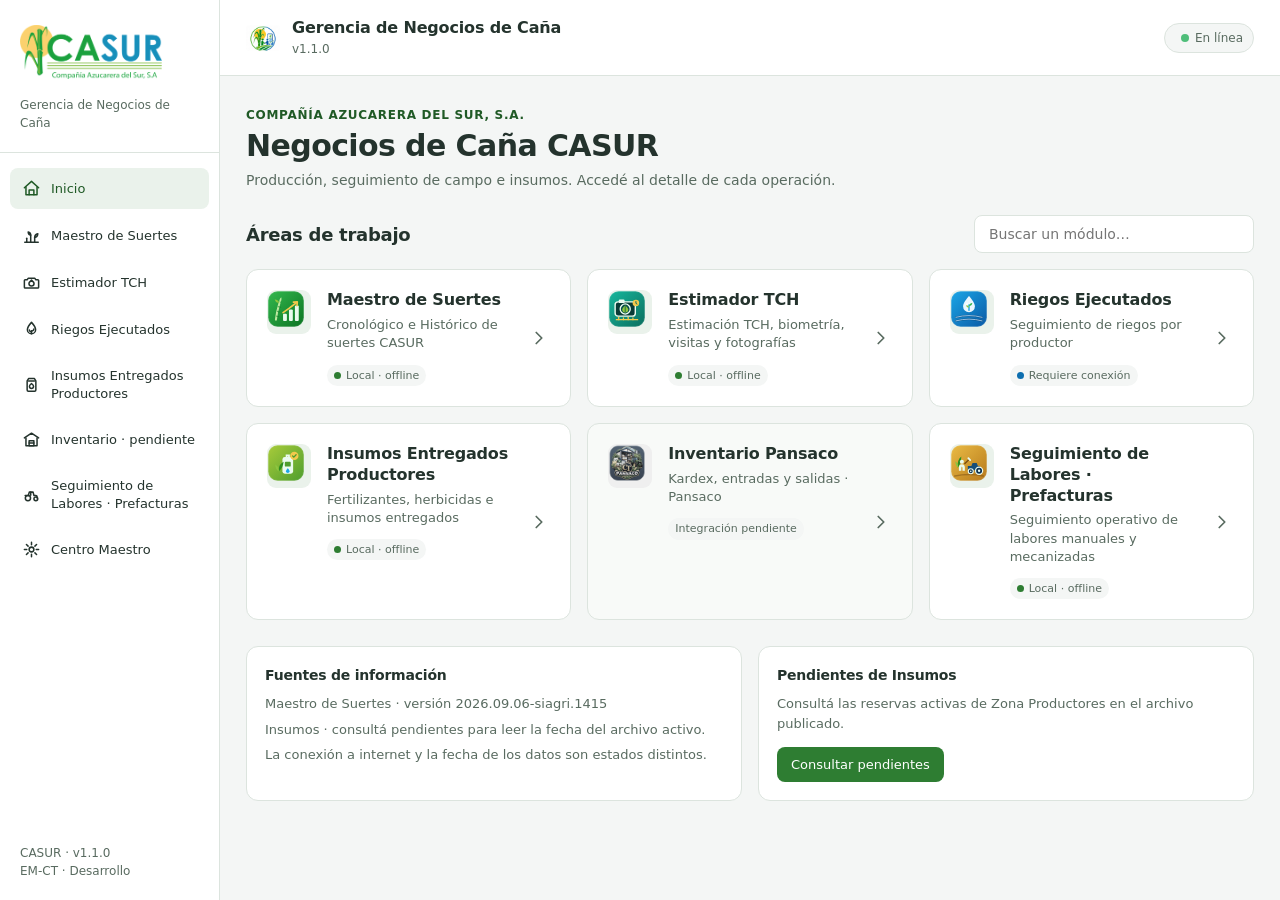
<file: index.html>
<!DOCTYPE html>
<html lang="es-NI">
<head>
  <meta charset="UTF-8">
  <meta name="viewport" content="width=device-width, initial-scale=1, viewport-fit=cover, maximum-scale=5">
  <title>Negocios de Caña</title>
  <meta name="description" content="App Maestra de los sistemas de campo CASUR: Producción, TCH, Riego, Insumos, Inventario y Labores.">
  <meta name="theme-color" content="#2E7D32">
  <meta name="color-scheme" content="light">

  <!-- PWA: un solo manifest para toda la App Maestra -->
  <link rel="manifest" href="manifest.webmanifest">

  <!-- Iconos -->
  <link rel="icon" href="shared/assets/icons/favicon.ico" sizes="any">
  <link rel="icon" type="image/png" href="shared/assets/icons/favicon-48.png" sizes="48x48">
  <link rel="apple-touch-icon" href="shared/assets/icons/apple-touch-icon.png">
  <meta name="apple-mobile-web-app-capable" content="yes">
  <meta name="apple-mobile-web-app-status-bar-style" content="black-translucent">
  <meta name="apple-mobile-web-app-title" content="Negocios de Caña">

  <!-- Estilos (rutas relativas para GitHub Pages en subdirectorio) -->
  <link rel="stylesheet" href="shared/styles/tokens.css">
  <link rel="stylesheet" href="shared/styles/app.css">
<link rel="stylesheet" href="shared/styles/casur-executive.css">
<link rel="stylesheet" href="shared/styles/shell-executive.css">
</head>
<body>
  <aside class="suite-sidebar" id="suiteSidebar" aria-label="Módulos CASUR"></aside>
  <div class="app" id="app">
    <!-- Header -->
    <header class="header">
      <img class="header__mark" src="shared/assets/icons/emblem-192.png" alt="" width="34" height="34">
      <div class="header__titles">
        <span class="header__title">Gerencia de Negocios de Caña</span>
        <span class="header__sub" id="appVersion">v1.0.0</span>
      </div>
      <span class="header__spacer"></span>
      <span class="conn" id="conn">
        <span class="conn__ic" aria-hidden="true"></span>
        <span class="conn__dot"></span>
        <span class="conn__label">En línea</span>
      </span>
    </header>

    <!-- Contenido dinámico -->
    <main class="main" id="view"></main>

    <!-- Navegación inferior -->
    <nav class="nav" id="nav" aria-label="Navegación principal"></nav>
  </div>

  <noscript>
    <p style="padding:24px;color:#EAF2E4">Esta aplicación necesita JavaScript activado.</p>
  </noscript>

  <!-- Lógica del shell como módulo ES (estándar, sin bundler) -->
  <script type="module" src="app.js"></script>
</body>
</html>
</file>
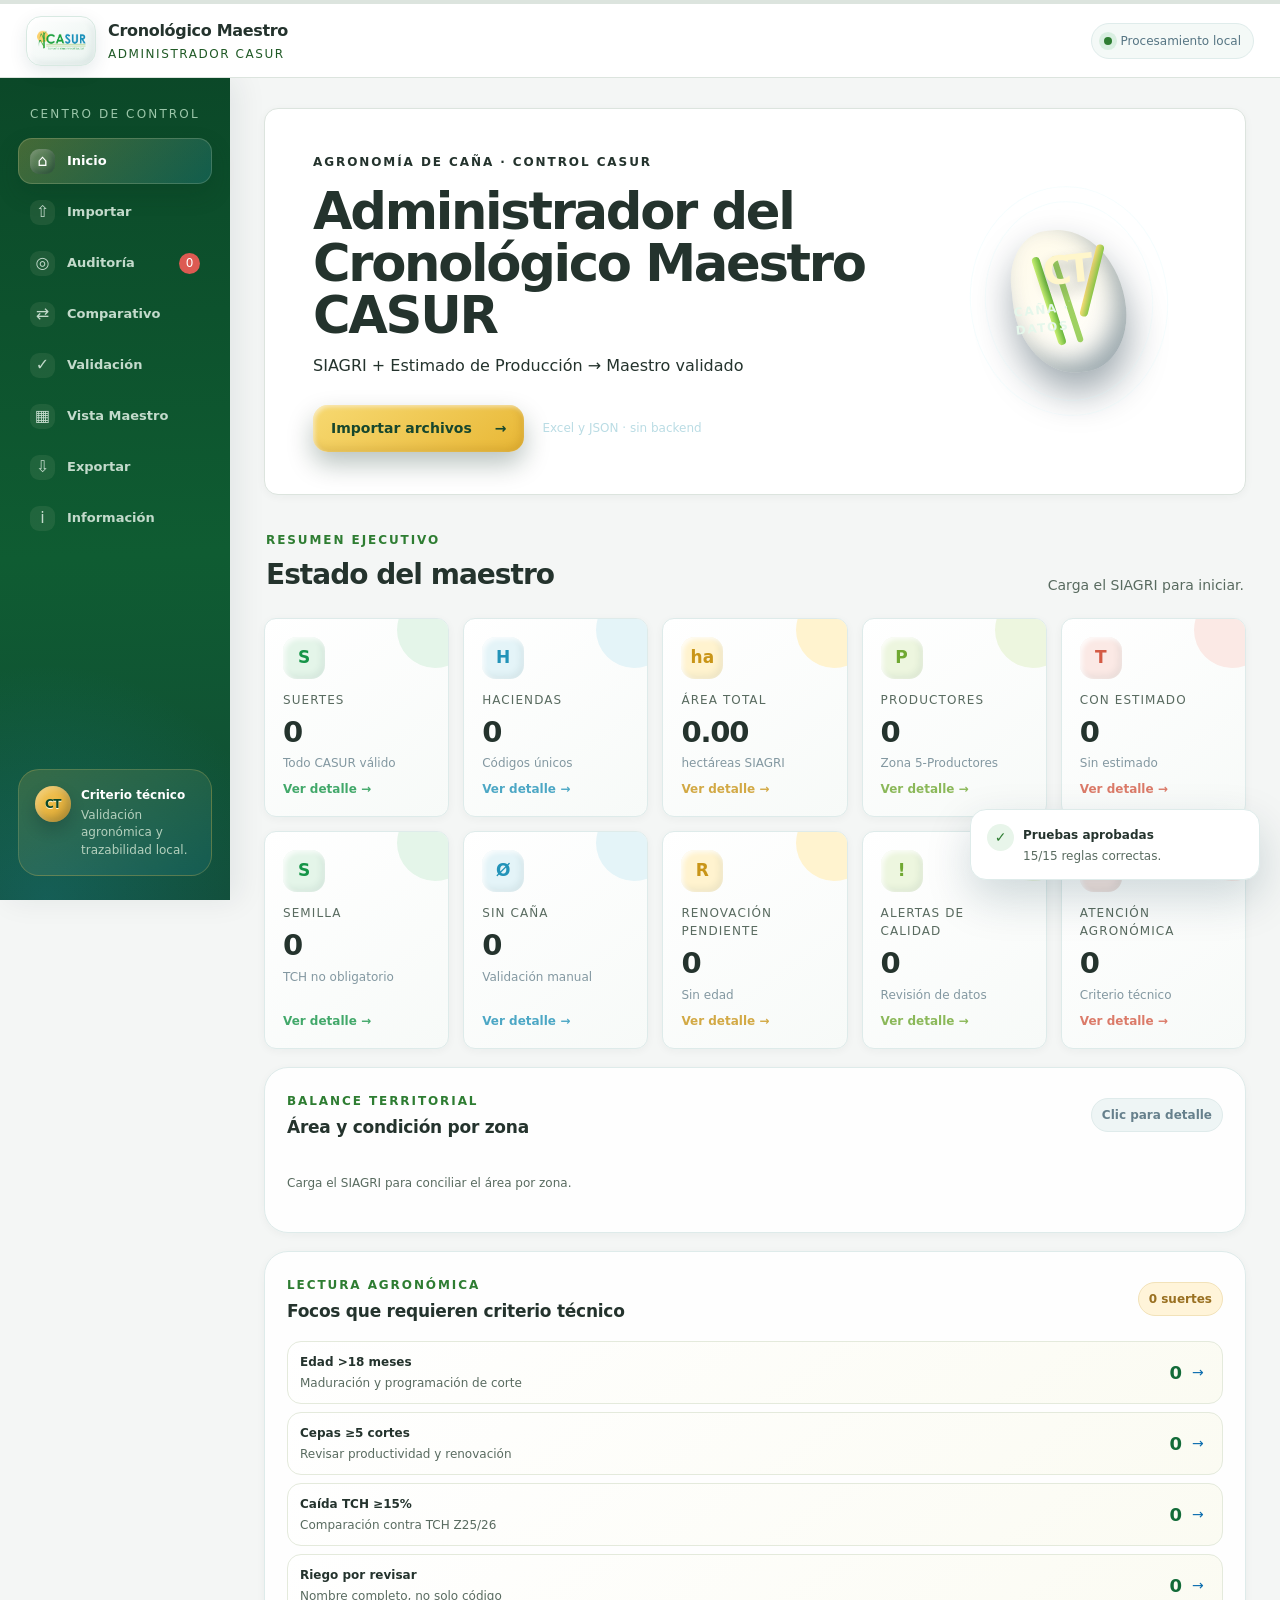
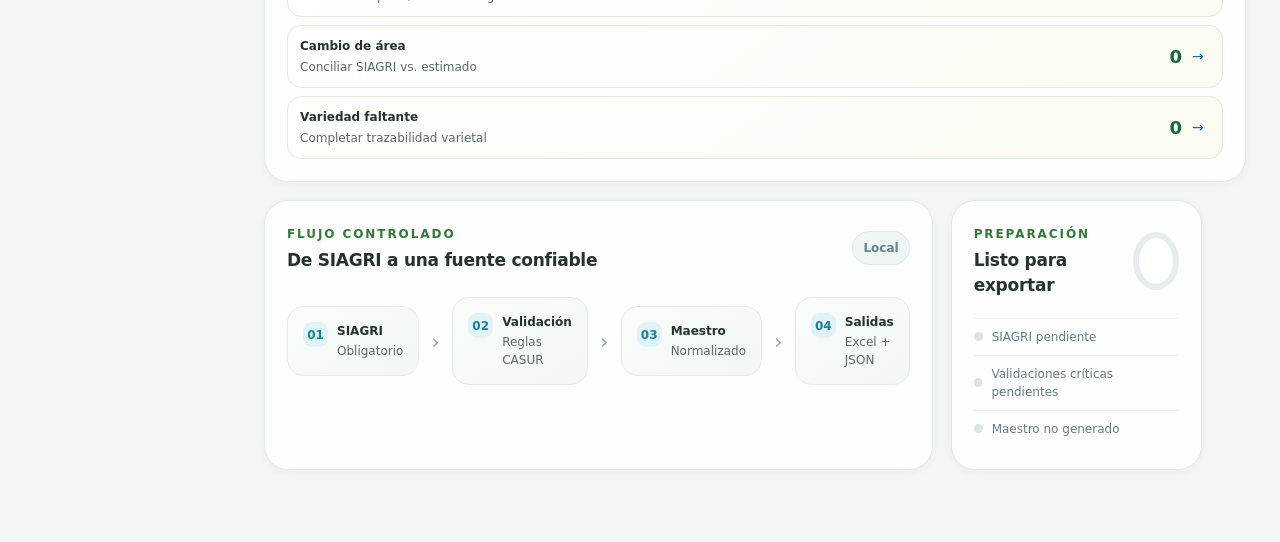
<file: master/convertidor/index.html>
<!doctype html>
<html lang="es">
<head>
  <meta charset="utf-8">
  <meta name="viewport" content="width=device-width, initial-scale=1, viewport-fit=cover">
  <meta name="theme-color" content="#2E7D32">
  <meta name="description" content="Valida SIAGRI, analiza cambios y genera el Cronológico Maestro CASUR con criterio agronómico, localmente.">
  <meta property="og:title" content="Administrador del Cronológico Maestro CASUR">
  <meta property="og:description" content="Validación agronómica, comparativo entre versiones y drill-down de alertas, con procesamiento local.">
  <meta property="og:type" content="website">
  <meta property="og:image" content="./assets/og.png">
  <meta name="twitter:card" content="summary_large_image">
  <meta name="twitter:title" content="Administrador del Cronológico Maestro CASUR">
  <meta name="twitter:description" content="Validación agronómica, comparativo entre versiones y drill-down de alertas, con procesamiento local.">
  <meta name="twitter:image" content="./assets/og.png">
  <title>Administrador del Cronológico Maestro CASUR</title>
  <!-- [INTEGRACIÓN App Maestra] Manifest propio DESACTIVADO: la única PWA
       instalable es "Negocios de Caña" (manifest raíz). No ofrecer una
       segunda instalación desde el módulo integrado. -->
  <!-- <link rel="manifest" href="./manifest.json"> -->
  <link rel="icon" href="./assets/favicon.svg" type="image/svg+xml">
  <link rel="apple-touch-icon" href="./icons/icon-192.png">
  <link rel="stylesheet" href="./css/styles.css">
<link rel="stylesheet" href="../../shared/styles/casur-executive.css">
</head>
<body data-casur-module="convertidor">
  <noscript>Esta aplicación necesita JavaScript para procesar los archivos Excel localmente.</noscript>
  <div class="app-shell">
    <header class="topbar">
      <button class="menu-toggle" id="menuToggle" aria-label="Abrir menú">☰</button>
      <a class="brand" href="#inicio" data-page-link="inicio" aria-label="Ir al inicio">
        <span class="brand-mark"><img src="./assets/logo-casur.png" alt="CASUR"></span>
        <span><strong>Cronológico Maestro</strong><small>Administrador CASUR</small></span>
      </a>
      <div class="privacy-pill"><i></i><span>Procesamiento local</span></div>
      <button class="install-button" id="installButton" hidden>Instalar PWA</button>
    </header>

    <aside class="side-nav" id="sideNav" aria-label="Navegación principal">
      <p class="nav-caption">Centro de control</p>
      <button class="nav-item active" data-page="inicio"><span>⌂</span><b>Inicio</b></button>
      <button class="nav-item" data-page="importar"><span>⇧</span><b>Importar</b></button>
      <button class="nav-item" data-page="auditoria"><span>◎</span><b>Auditoría</b><em id="navAlertBadge">0</em></button>
      <button class="nav-item" data-page="comparativo"><span>⇄</span><b>Comparativo</b></button>
      <button class="nav-item" data-page="validacion"><span>✓</span><b>Validación</b></button>
      <button class="nav-item" data-page="maestro"><span>▦</span><b>Vista Maestro</b></button>
      <button class="nav-item" data-page="exportar"><span>⇩</span><b>Exportar</b></button>
      <button class="nav-item" data-page="info"><span>i</span><b>Información</b></button>
      <div class="nav-card">
        <span class="nav-orb ct-mini">CT</span>
        <strong>Criterio técnico</strong>
        <small>Validación agronómica y trazabilidad local.</small>
      </div>
    </aside>

    <main class="content" id="mainContent">
      <section class="page active" id="page-inicio" data-page-section="inicio">
        <div class="hero">
          <div class="hero-copy">
            <span class="eyebrow">AGRONOMÍA DE CAÑA · CONTROL CASUR</span>
            <h1>Administrador del Cronológico Maestro CASUR</h1>
            <p>SIAGRI + Estimado de Producción → Maestro validado</p>
            <div class="hero-actions">
              <button class="primary-button" data-page-jump="importar">Importar archivos <span>→</span></button>
              <span class="hero-note">Excel y JSON · sin backend</span>
            </div>
          </div>
          <div class="hero-orbit ct-identity" aria-label="Identidad CT, Carlos Tijerino"><span>CT</span><b>CAÑA · DATOS</b><i></i><i></i><i></i></div>
        </div>

        <div class="section-heading compact"><div><span>RESUMEN EJECUTIVO</span><h2>Estado del maestro</h2></div><p id="homeStatus">Carga el SIAGRI para iniciar.</p></div>
        <div class="kpi-grid" id="homeKpis"></div>

        <div class="analysis-grid">
          <article class="surface zone-analysis-card">
            <div class="card-heading"><div><span>BALANCE TERRITORIAL</span><h3>Área y condición por zona</h3></div><span class="status-chip neutral">Clic para detalle</span></div>
            <div id="zoneAnalysis" class="zone-analysis"><p class="empty-copy">Carga el SIAGRI para conciliar el área por zona.</p></div>
          </article>
          <article class="surface agronomy-card">
            <div class="card-heading"><div><span>LECTURA AGRONÓMICA</span><h3>Focos que requieren criterio técnico</h3></div><span class="status-chip warning" id="agronomyBadge">0 suertes</span></div>
            <div id="agronomyChecks" class="agronomy-checks"></div>
          </article>
        </div>

        <div class="dashboard-grid">
          <article class="surface process-card">
            <div class="card-heading"><div><span>FLUJO CONTROLADO</span><h3>De SIAGRI a una fuente confiable</h3></div><span class="status-chip neutral">Local</span></div>
            <div class="process-flow">
              <div><b>01</b><span>SIAGRI</span><small>Obligatorio</small></div><i>›</i>
              <div><b>02</b><span>Validación</span><small>Reglas CASUR</small></div><i>›</i>
              <div><b>03</b><span>Maestro</span><small>Normalizado</small></div><i>›</i>
              <div><b>04</b><span>Salidas</span><small>Excel + JSON</small></div>
            </div>
          </article>
          <article class="surface readiness-card">
            <div class="card-heading"><div><span>PREPARACIÓN</span><h3>Listo para exportar</h3></div><span class="readiness-ring" id="readinessRing">0%</span></div>
            <ul id="readinessList">
              <li><i></i>SIAGRI pendiente</li>
              <li><i></i>Validaciones pendientes</li>
              <li><i></i>Maestro no generado</li>
            </ul>
          </article>
        </div>
      </section>

      <section class="page" id="page-importar" data-page-section="importar">
        <div class="page-title"><div><span>ENTRADA DE DATOS</span><h1>Importar y detectar</h1><p>Selecciona los archivos; nada sale del navegador.</p></div><span class="privacy-shield">◆ Privacidad local</span></div>
        <div class="import-grid three">
          <article class="upload-card required" data-drop-zone="siagri">
            <div class="upload-top"><span class="upload-icon">S</span><span class="required-badge">OBLIGATORIO</span></div>
            <h2>Cronológico SIAGRI</h2><p>Base oficial de suertes para todo CASUR.</p>
            <input type="file" id="siagriInput" accept=".xlsx,.xls" hidden>
            <button class="upload-button" data-file-trigger="siagriInput">Seleccionar Excel</button>
            <small>o arrastra el archivo aquí</small>
            <div class="file-result" id="siagriResult"><span>Sin archivo</span></div>
          </article>
          <article class="upload-card optional" data-drop-zone="estimate">
            <div class="upload-top"><span class="upload-icon">E</span><span class="optional-badge">OPCIONAL</span></div>
            <h2>Estimado producción Z26/27</h2><p>Enriquece TCH y toneladas donde exista cobertura.</p>
            <input type="file" id="estimateInput" accept=".xlsx,.xls" hidden>
            <button class="upload-button secondary" data-file-trigger="estimateInput">Seleccionar Excel</button>
            <small>puedes generar el maestro sin este archivo</small>
            <div class="file-result" id="estimateResult"><span>Sin archivo opcional</span></div>
          </article>
          <article class="upload-card previous" data-drop-zone="previous">
            <div class="upload-top"><span class="upload-icon">⇄</span><span class="optional-badge">COMPARATIVO</span></div>
            <h2>Cronológico anterior</h2><p>Base previa para detectar altas, retiros y cambios por suerte.</p>
            <input type="file" id="previousInput" accept=".xlsx,.xls" hidden>
            <button class="upload-button tertiary" data-file-trigger="previousInput">Seleccionar anterior</button>
            <small>opcional; no modifica el maestro actual</small>
            <div class="file-result" id="previousResult"><span>Sin base anterior</span></div>
          </article>
        </div>
        <div class="surface detection-panel" id="detectionPanel" hidden>
          <div class="card-heading"><div><span>DETECCIÓN INTELIGENTE</span><h3>Compatibilidad por hoja</h3></div><span class="status-chip success">Encabezados analizados</span></div>
          <div class="detection-columns">
            <div><label for="siagriSheetSelect">Hoja SIAGRI</label><select id="siagriSheetSelect"></select><div id="siagriCompatibility" class="compatibility-list"></div></div>
            <div><label for="estimateSheetSelect">Hoja estimado</label><select id="estimateSheetSelect"></select><div id="estimateCompatibility" class="compatibility-list"></div></div>
            <div><label for="previousSheetSelect">Hoja cronológico anterior</label><select id="previousSheetSelect"></select><div id="previousCompatibility" class="compatibility-list"></div></div>
          </div>
          <div class="detected-meta" id="detectedMeta"></div>
        </div>
      </section>

      <section class="page" id="page-auditoria" data-page-section="auditoria">
        <div class="page-title"><div><span>CONTROL DE CALIDAD</span><h1>Auditoría del maestro</h1><p>Conteos, exclusiones y alertas trazables.</p></div><span class="status-chip neutral" id="auditCoverage">Sin estimado</span></div>
        <p class="interaction-hint">Estas son <strong>tarjetas KPI</strong>. Selecciona cualquiera para abrir su detalle o drill-down.</p>
        <div class="audit-kpis" id="auditKpis"></div>
        <div class="dashboard-grid audit-bottom">
          <article class="surface reconciliation-card"><div class="card-heading"><div><span>CONCILIACIÓN</span><h3>Registros SIAGRI</h3></div></div><div class="reconciliation" id="reconciliation"></div></article>
          <article class="surface"><div class="card-heading"><div><span>REGLAS CRÍTICAS</span><h3>Semáforo de exportación</h3></div></div><div class="critical-list" id="criticalList"></div></article>
        </div>
      </section>

      <section class="page" id="page-validacion" data-page-section="validacion">
        <div class="page-title"><div><span>DECISIÓN OPERATIVA</span><h1>Validación de suertes</h1><p>Revisa detecciones; ninguna suerte dudosa se elimina automáticamente.</p></div><button class="ghost-button" id="clearFiltersButton">Limpiar filtros</button></div>
        <div class="toolbar">
          <label class="search-box">⌕<input id="validationSearch" type="search" placeholder="Hac-Sue, hacienda o suerte"></label>
          <select id="validationStatusFilter"><option value="">Todos los estados</option></select>
          <select id="validationZoneFilter"><option value="">Todas las zonas</option></select>
          <span class="toolbar-count" id="validationCount">0 registros</span>
        </div>
        <div class="surface table-surface"><div class="table-scroll"><table><thead><tr><th>Hac-Sue</th><th>Hacienda</th><th>Suerte</th><th>Zona</th><th>Destino</th><th>Área SIAGRI</th><th>Área estimado</th><th>TCH</th><th>Estado detectado</th><th>Estado validado</th><th>Observación</th></tr></thead><tbody id="validationBody"></tbody></table></div></div>
      </section>

      <section class="page" id="page-comparativo" data-page-section="comparativo">
        <div class="page-title"><div><span>CONTROL DE CAMBIOS</span><h1>Cronológico anterior vs. actual</h1><p>Detecta altas, retiros y modificaciones relevantes por Hac-Sue.</p></div><span class="status-chip neutral" id="comparisonStatus">Sin base anterior</span></div>
        <div class="surface comparison-empty" id="comparisonEmpty">
          <span class="compare-orb">⇄</span><div><h2>Carga el cronológico anterior</h2><p>La comparación es solo de consulta: no altera la base actual ni las validaciones manuales.</p></div><button class="primary-button" data-page-jump="importar">Ir a Importar →</button>
        </div>
        <div id="comparisonContent" hidden>
          <div class="kpi-grid comparison-kpis" id="comparisonKpis"></div>
          <div class="surface field-change-panel"><div class="card-heading"><div><span>CAMBIOS POR VARIABLE</span><h3>Qué se movió entre versiones</h3></div><span class="status-chip neutral">Impacto agronómico</span></div><div id="fieldChangeBars" class="field-change-bars"></div></div>
          <div class="toolbar comparison-toolbar">
            <label class="search-box wide">⌕<input id="comparisonSearch" type="search" placeholder="Buscar Hac-Sue, hacienda o cambio"></label>
            <select id="comparisonTypeFilter"><option value="">Todos los cambios</option><option>Nueva</option><option>Retirada</option><option>Modificada</option></select>
            <select id="comparisonSeverityFilter"><option value="">Toda prioridad</option><option>Alta</option><option>Media</option><option>Baja</option></select>
            <span class="toolbar-count" id="comparisonCount">0 cambios</span>
          </div>
          <div class="surface table-surface"><div class="table-scroll"><table><thead><tr><th>Hac-Sue</th><th>Hacienda</th><th>Zona</th><th>Tipo</th><th>Prioridad</th><th>Variables que cambiaron</th><th>Detalle</th></tr></thead><tbody id="comparisonBody"></tbody></table></div></div>
        </div>
      </section>

      <section class="page" id="page-maestro" data-page-section="maestro">
        <div class="page-title"><div><span>FUENTE NORMALIZADA</span><h1>Vista Maestro</h1><p>F. Ult. Cte precede a F. Siembra y los identificadores permanecen como texto.</p></div><span class="status-chip success" id="masterRowsBadge">0 filas</span></div>
        <div class="toolbar"><label class="search-box wide">⌕<input id="masterSearch" type="search" placeholder="Buscar en Hac-Sue, hacienda, zona o estado"></label><select id="masterZoneFilter"><option value="">Todo CASUR</option></select><span class="toolbar-count" id="masterCount">0 registros</span></div>
        <div class="surface table-surface"><div class="table-scroll"><table class="master-table"><thead id="masterHead"></thead><tbody id="masterBody"></tbody></table></div><div class="pagination"><button id="prevPage">← Anterior</button><span id="pageIndicator">Página 1</span><button id="nextPage">Siguiente →</button></div></div>
      </section>

      <section class="page" id="page-exportar" data-page-section="exportar">
        <div class="page-title"><div><span>SALIDAS MAESTRAS</span><h1>Exportar</h1><p>Excel para uso humano y JSON para aplicaciones internas.</p></div><span class="status-chip" id="exportStatus">Pendiente</span></div>
        <div class="export-grid">
          <article class="export-card excel"><span class="export-icon">X</span><div><span>ENTREGABLE PRINCIPAL</span><h2>Excel Maestro</h2><p>REPORTE + Productores, filtros, encabezado congelado, fechas reales e identificadores de texto.</p><ul><li>Edad dinámica con HOY()</li><li>Regla especial de renovación</li><li>Auditoría visible por estado</li></ul></div><button id="exportExcelButton" disabled>Generar Excel <b>↓</b></button></article>
          <article class="export-card json"><span class="export-icon">{ }</span><div><span>DERIVADO TÉCNICO</span><h2>JSON Maestro</h2><p>Metadatos, cobertura, validación y todos los registros normalizados.</p><ul><li>schemaVersion 1.0</li><li>Trazabilidad de fuentes</li><li>Estados operativos</li></ul></div><button id="exportJsonButton" disabled>Generar JSON <b>↓</b></button></article>
        </div>
        <div class="surface export-check"><div><span class="check-orb" id="exportCheckOrb">!</span><div><strong id="exportCheckTitle">Carga el SIAGRI</strong><p id="exportCheckText">Las salidas se habilitarán cuando pasen las validaciones críticas.</p></div></div></div>
      </section>

      <section class="page" id="page-info" data-page-section="info">
        <div class="page-title"><div><span>CONFIGURACIÓN E INFORMACIÓN</span><h1>Reglas del maestro</h1><p>Versión local, PWA y trazabilidad de criterios.</p></div><span class="status-chip neutral">v1.1.0</span></div>
        <div class="info-grid">
          <article class="surface rule-card"><span>16</span><div><h3>Sucuya siempre excluida</h3><p>Cod. Hacienda 16 no puede llegar al resultado final.</p></div></article>
          <article class="surface rule-card"><span>R</span><div><h3>Renovación sin siembra</h3><p>No usa F. Ult. Cte; queda pendiente y sin edad.</p></div></article>
          <article class="surface rule-card"><span>S</span><div><h3>Semilla</h3><p>No requiere TCH, toneladas ni promedio de molienda.</p></div></article>
          <article class="surface rule-card"><span>⤫</span><div><h3>Baja 99347A</h3><p>Se conserva para auditoría y queda inactiva operativamente.</p></div></article>
          <article class="surface rule-card"><span>CT</span><div><h3>Lectura agronómica</h3><p>Señala edad alta, cepas ≥5 cortes, caída de TCH, riego sin descripción y diferencias de área.</p></div></article>
        </div>
        <div class="dashboard-grid info-bottom">
          <article class="surface"><div class="card-heading"><div><span>PRUEBAS INTERNAS</span><h3>Motor de reglas</h3></div><button class="ghost-button" id="runTestsButton">Ejecutar</button></div><div id="testResults" class="test-results"><p>Aún no se han ejecutado las pruebas.</p></div></article>
          <article class="surface"><div class="card-heading"><div><span>PRIVACIDAD</span><h3>Arquitectura local</h3></div></div><ul class="privacy-list"><li>No usa backend ni Supabase.</li><li>No envía los archivos a servidores.</li><li>Las decisiones manuales se guardan en este navegador.</li><li>Puede instalarse y abrirse sin internet.</li></ul></article>
        </div>
      </section>
    </main>
  </div>
  <div class="toast-stack" id="toastStack" aria-live="polite"></div>
  <div class="modal-backdrop" id="drillModal" hidden>
    <section class="drill-modal" role="dialog" aria-modal="true" aria-labelledby="drillTitle">
      <button class="modal-close" id="drillClose" aria-label="Cerrar detalle">×</button>
      <div class="drill-hero"><span class="drill-icon" id="drillIcon">CT</span><div><small id="drillEyebrow">DETALLE</small><h2 id="drillTitle">Detalle del indicador</h2><p id="drillSummary"></p></div></div>
      <div class="drill-body" id="drillBody"></div>
    </section>
  </div>
  <div class="loading-overlay" id="loadingOverlay" hidden><div><span></span><strong id="loadingText">Procesando Excel…</strong><small>Los datos permanecen en este dispositivo.</small></div></div>

  <script src="./js/vendor/xlsx.full.min.js"></script>
  <script src="./js/vendor/exceljs.min.js"></script>
  <script src="./js/config.js"></script>
  <script src="./js/data-engine.js"></script>
  <script src="./js/app.js"></script>
<script src="../../shared/components/executive-ui.js" defer></script>
</body>
</html>
</file>
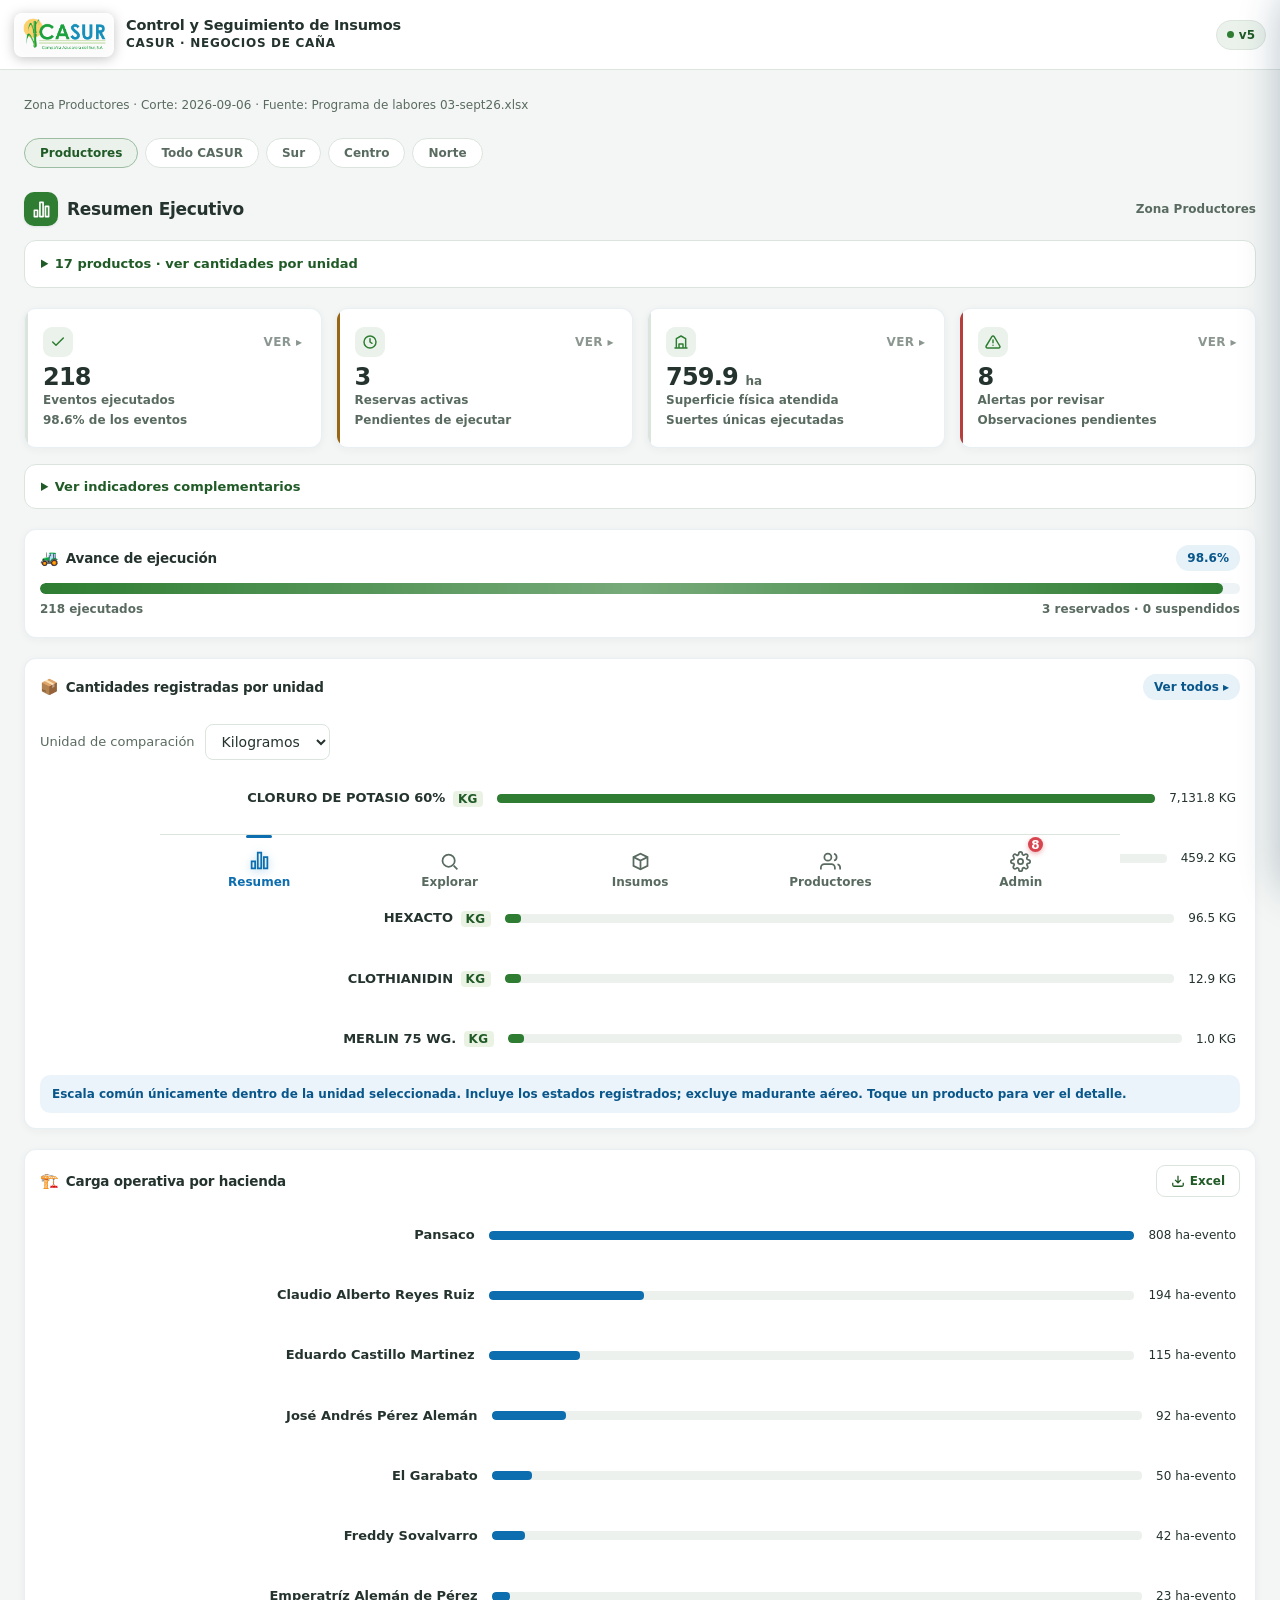
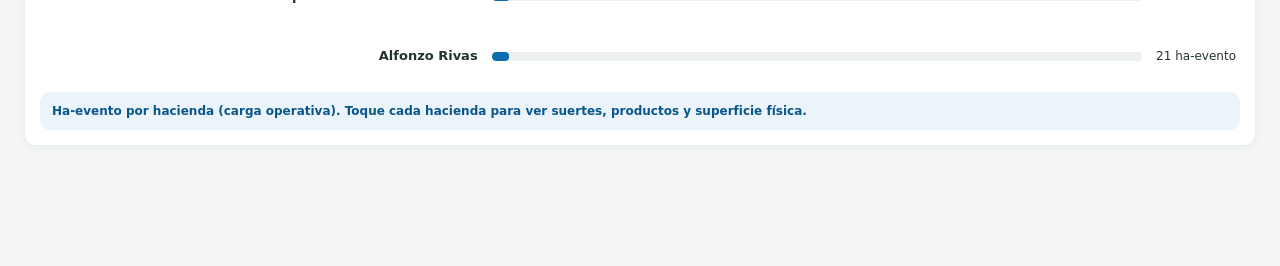
<file: modules/insumos/index.html>
<!DOCTYPE html>
<html lang="es">
<head>
<meta charset="UTF-8">
<meta name="viewport" content="width=device-width, initial-scale=1, viewport-fit=cover, maximum-scale=5">
<meta name="theme-color" content="#2E7D32">
<title>Control y Seguimiento de Insumos · CASUR</title>
<!-- [INTEGRACIÓN App Maestra] Manifest propio DESACTIVADO: una sola PWA instalable (Negocios de Caña). --><!-- <link rel="manifest" href="manifest.webmanifest"> -->
<link rel="icon" href="favicon.svg" type="image/svg+xml">
<link rel="apple-touch-icon" href="icons/icon-192.png">
<meta name="apple-mobile-web-app-capable" content="yes">
<meta name="apple-mobile-web-app-status-bar-style" content="black-translucent">
<meta name="apple-mobile-web-app-title" content="Insumos CASUR">
<style>
:root{
  --navy:#092f4d; --navy2:#0d3f66; --blue:#0b76b7; --blue-d:#095a8c;
  --cyan:#38bde5; --cyan-l:#8fdcf0; --green:#6aa744; --green-d:#4d8230;
  --lime:#acd65b; --amber:#e6a23c; --amber-l:#fbead0; --red:#d64550; --red-l:#fbe0e2;
  --cream:#f6f8f5; --ink:#0e2436; --muted:#61798c; --muted-l:#8aa0b0;
  --line:#dfeaef; --line-2:#eef4f6; --card:#ffffff; --bg:#eef4f3;
  --shadow-sm:0 1px 3px rgba(9,47,77,.06),0 1px 2px rgba(9,47,77,.04);
  --shadow:0 4px 16px rgba(9,47,77,.08),0 1px 3px rgba(9,47,77,.05);
  --shadow-lg:0 12px 40px rgba(9,47,77,.16),0 4px 12px rgba(9,47,77,.08);
  --r:14px; --r-lg:20px; --r-sm:10px;
  --grad-blue:linear-gradient(135deg,#0b76b7,#38bde5);
  --grad-green:linear-gradient(135deg,#4d8230,#acd65b);
  --grad-navy:linear-gradient(135deg,#092f4d,#0b76b7);
  --grad-amber:linear-gradient(135deg,#d98c1f,#f0b95e);
  --grad-red:linear-gradient(135deg,#b8323d,#e8737c);
  --grad-cyan:linear-gradient(135deg,#0e91c4,#7ad4ec);
}
*{margin:0;padding:0;box-sizing:border-box;-webkit-tap-highlight-color:transparent}
html,body{height:100%}
body{
  font-family:'Segoe UI',system-ui,-apple-system,Roboto,sans-serif;
  background:
    radial-gradient(1200px 500px at 90% -8%,rgba(56,189,229,.10),transparent 60%),
    radial-gradient(900px 500px at -10% 5%,rgba(106,167,68,.10),transparent 55%),
    var(--bg);
  color:var(--ink);font-size:14px;line-height:1.45;
  -webkit-font-smoothing:antialiased;overflow-x:hidden;
}
button{font-family:inherit;cursor:pointer;border:none;background:none;color:inherit}
::-webkit-scrollbar{width:8px;height:8px}
::-webkit-scrollbar-thumb{background:#c4d6de;border-radius:8px}
::-webkit-scrollbar-track{background:transparent}

.topbar{height:68px;position:fixed;z-index:60;inset:0 0 auto;
  background:linear-gradient(135deg,rgba(9,47,77,.97),rgba(13,63,102,.95));backdrop-filter:blur(16px);
  border-bottom:1px solid rgba(56,189,229,.18);
  display:flex;align-items:center;padding:0 14px;gap:12px;
  box-shadow:0 4px 24px rgba(9,47,77,.22)}
.topbar::after{content:'';position:absolute;right:-30px;top:-20px;width:200px;height:120px;
  background:radial-gradient(ellipse,rgba(106,167,68,.18),transparent 70%);pointer-events:none}
.topbar .logo{height:44px;width:auto;max-width:100px;border-radius:8px;object-fit:contain;flex:0 0 auto;
  filter:drop-shadow(0 2px 6px rgba(0,0,0,.25));background:rgba(255,255,255,.92);padding:3px 6px}
.topbar .brand{display:flex;flex-direction:column;min-width:0;flex:1}
.topbar .brand h1{font-size:14.5px;font-weight:800;color:#fff;letter-spacing:-.2px;white-space:nowrap;overflow:hidden;text-overflow:ellipsis;line-height:1.15}
.topbar .brand span{font-size:12px;color:rgba(172,214,91,.9);font-weight:700;letter-spacing:.7px;text-transform:uppercase}
.sync-badge{display:flex;align-items:center;gap:5px;font-size:12px;font-weight:700;color:#fff;background:rgba(106,167,68,.3);padding:5px 10px;border-radius:99px;white-space:nowrap;border:1px solid rgba(106,167,68,.35)}
.sync-badge .dot{width:7px;height:7px;border-radius:50%;background:var(--lime);animation:pulse 2.4s infinite}
@keyframes pulse{0%{box-shadow:0 0 0 0 rgba(172,214,91,.55)}70%{box-shadow:0 0 0 7px rgba(172,214,91,0)}100%{box-shadow:0 0 0 0 rgba(172,214,91,0)}}
.u-tag{display:inline-flex;align-items:center;font-size:12px;font-weight:800;padding:2px 5px;border-radius:4px;letter-spacing:.4px;vertical-align:middle;margin-left:3px;line-height:1}
.u-kg{background:rgba(106,167,68,.15);color:var(--green-d)}
.u-lt{background:rgba(11,118,183,.12);color:var(--blue-d)}
.u-gr{background:rgba(230,162,60,.16);color:#b57717}
.u-qq{background:rgba(139,69,19,.14);color:#7a3d0a}
.u-ton{background:rgba(97,121,140,.15);color:#3d5a72}
.u-und{background:var(--line-2);color:var(--muted)}
.btn-export{display:inline-flex;align-items:center;gap:5px;font-size:12px;font-weight:800;padding:8px 14px;border-radius:9px;background:#fff;border:1.5px solid var(--line);color:var(--green-d);transition:.2s;white-space:nowrap}
.btn-export:hover{background:var(--green);color:#fff;border-color:var(--green);box-shadow:0 4px 12px rgba(106,167,68,.3)}
.btn-export svg{width:14px;height:14px;stroke:currentColor;fill:none;stroke-width:2.2}
.unit-legend{display:flex;gap:10px;flex-wrap:wrap;margin-top:6px}
.unit-legend .ul-item{display:flex;flex-direction:column;align-items:center;padding:6px 12px;background:rgba(255,255,255,.2);border-radius:10px;min-width:70px}
.unit-legend .ul-val{font-size:16px;font-weight:800;font-variant-numeric:tabular-nums}
.unit-legend .ul-lbl{font-size:12px;font-weight:700;opacity:.85;text-transform:uppercase;letter-spacing:.5px}

.app{max-width:960px;margin:0 auto;padding:74px 14px 88px}
.section{display:none;animation:fadeUp .4s cubic-bezier(.22,1,.36,1)}
.section.active{display:block}
@keyframes fadeUp{from{opacity:0;transform:translateY(12px)}to{opacity:1;transform:none}}

.scope-wrap{position:sticky;top:64px;z-index:40;margin:0 -14px 14px;padding:10px 14px 8px;
  background:linear-gradient(180deg,rgba(238,244,243,.96),rgba(238,244,243,.6));backdrop-filter:blur(8px)}
.scope-bar{display:flex;gap:7px;overflow-x:auto;scrollbar-width:none;padding-bottom:2px}
.scope-bar::-webkit-scrollbar{display:none}
.scope-btn{padding:7px 15px;border-radius:99px;font-size:12px;font-weight:700;
  border:1.5px solid var(--line);background:#fff;color:var(--muted);white-space:nowrap;
  transition:all .22s cubic-bezier(.22,1,.36,1);flex:0 0 auto}
.scope-btn:active{transform:scale(.95)}
.scope-btn.active{background:var(--grad-navy);color:#fff;border-color:transparent;box-shadow:0 4px 14px rgba(11,118,183,.32)}

.sec-head{display:flex;align-items:center;gap:9px;margin:4px 0 14px}
.sec-head .ic{width:34px;height:34px;border-radius:10px;display:grid;place-items:center;flex:0 0 auto;box-shadow:var(--shadow-sm)}
.sec-head .ic svg{width:19px;height:19px;stroke:#fff;fill:none;stroke-width:2.1}
.sec-head h2{font-size:17px;font-weight:800;color:var(--navy);letter-spacing:-.3px;flex:1;line-height:1.1}
.sec-head .sub{font-size:12px;color:var(--muted);font-weight:600}
.pill{font-size:12px;font-weight:800;padding:4px 11px;border-radius:99px;background:rgba(11,118,183,.1);color:var(--blue-d);white-space:nowrap}

.kpi-grid{display:grid;grid-template-columns:repeat(2,1fr);gap:11px;margin-bottom:16px}
@media(min-width:620px){.kpi-grid{grid-template-columns:repeat(3,1fr)}}
@media(min-width:820px){.kpi-grid{grid-template-columns:repeat(4,1fr)}}
.kpi{position:relative;background:var(--card);border-radius:var(--r);padding:14px 13px 13px;
  box-shadow:var(--shadow-sm);overflow:hidden;border:1px solid rgba(223,234,239,.7);
  transition:transform .26s cubic-bezier(.22,1,.36,1),box-shadow .26s;cursor:pointer;isolation:isolate}
.kpi::after{content:'';position:absolute;left:0;top:0;bottom:0;width:4px;background:var(--accent,var(--grad-blue));border-radius:4px 0 0 4px}
.kpi:hover,.kpi:focus-visible{transform:perspective(600px) translateY(-5px) scale(1.02) rotateX(1deg);box-shadow:0 16px 40px rgba(9,47,77,.18),0 4px 12px rgba(11,118,183,.12)}
.kpi:active{transform:perspective(600px) translateY(-1px) scale(.985)}
.kpi .k-top{display:flex;align-items:center;justify-content:space-between;margin-bottom:8px}
.kpi .k-ic{width:30px;height:30px;border-radius:9px;display:grid;place-items:center;background:var(--accent,var(--grad-blue));box-shadow:0 3px 8px rgba(11,118,183,.24)}
.kpi .k-ic svg{width:16px;height:16px;stroke:#fff;fill:none;stroke-width:2.2}
.kpi .k-drill{font-size:12px;font-weight:800;color:var(--muted-l);letter-spacing:.4px;opacity:.7;display:flex;align-items:center;gap:2px;transition:.2s}
.kpi:hover .k-drill{opacity:1;color:var(--blue)}
.kpi .k-val{font-size:24px;font-weight:800;color:var(--navy);letter-spacing:-.8px;line-height:1;font-variant-numeric:tabular-nums}
.kpi .k-val small{font-size:12px;font-weight:700;color:var(--muted);letter-spacing:0}
.kpi .k-lbl{font-size:12px;color:var(--muted);font-weight:600;margin-top:4px;line-height:1.25}
.kpi .k-sub{font-size:12px;color:var(--muted-l);font-weight:600;margin-top:3px}
.kpi.wide{grid-column:span 2}
.kpi.alert-kpi{--accent:var(--grad-amber)}
.kpi.danger-kpi{--accent:var(--grad-red)}
.kpi.green-kpi{--accent:var(--grad-green)}
.kpi.cyan-kpi{--accent:var(--grad-cyan)}

.hero{background:var(--grad-navy);border-radius:var(--r-lg);padding:18px 18px 16px;color:#fff;
  box-shadow:var(--shadow-lg);margin-bottom:16px;position:relative;overflow:hidden;cursor:pointer;
  transition:transform .26s cubic-bezier(.22,1,.36,1)}
.hero:hover{transform:translateY(-3px)}
.hero::before{content:'';position:absolute;left:-20px;bottom:-30px;width:160px;height:160px;
  background:radial-gradient(circle,rgba(106,167,68,.25),transparent 70%);pointer-events:none}
.hero::after{content:'';position:absolute;right:-40px;top:-40px;width:200px;height:200px;
  background:radial-gradient(circle,rgba(56,189,229,.3),transparent 65%);pointer-events:none;animation:float 5s ease-in-out infinite}
.hero .h-lbl{font-size:12px;font-weight:700;letter-spacing:.6px;text-transform:uppercase;opacity:.85;display:flex;align-items:center;gap:6px}
.hero .h-val{font-size:34px;font-weight:800;letter-spacing:-1px;margin:5px 0 2px;line-height:1;font-variant-numeric:tabular-nums}
.hero .h-val small{font-size:15px;opacity:.75;font-weight:600}
.hero .h-row{display:flex;gap:18px;margin-top:12px;flex-wrap:wrap}
.hero .h-chip{display:flex;flex-direction:column}
.hero .h-chip b{font-size:16px;font-weight:800;font-variant-numeric:tabular-nums}
.hero .h-chip span{font-size:12px;opacity:.8;font-weight:600}
.hero .h-drill{position:absolute;right:16px;bottom:14px;font-size:12px;font-weight:800;opacity:.75;display:flex;align-items:center;gap:3px}

.panel{background:var(--card);border-radius:var(--r);padding:15px;box-shadow:var(--shadow-sm);
  border:1px solid rgba(223,234,239,.7);margin-bottom:14px}
.panel-h{display:flex;align-items:center;justify-content:space-between;margin-bottom:12px;gap:8px}
.panel-h h3{font-size:13.5px;font-weight:800;color:var(--navy);display:flex;align-items:center;gap:7px}
.panel-h h3 .emo{font-size:15px}

.prog-wrap{margin:2px 0 4px}
.prog-track{height:11px;background:var(--line-2);border-radius:99px;overflow:hidden;position:relative}
.prog-fill{height:100%;background:var(--grad-green);border-radius:99px;transition:width 1s cubic-bezier(.22,1,.36,1);position:relative;overflow:hidden}
.prog-fill::after{content:'';position:absolute;inset:0;background:linear-gradient(90deg,transparent,rgba(255,255,255,.35),transparent);animation:shine 2.4s infinite}
@keyframes shine{from{transform:translateX(-100%)}to{transform:translateX(200%)}}
.prog-labels{display:flex;justify-content:space-between;font-size:12px;color:var(--muted);font-weight:700;margin-top:6px}

.bars{display:flex;flex-direction:column;gap:8px}
.bar-row{display:grid;grid-template-columns:96px 1fr;gap:9px;align-items:center;cursor:pointer;
  padding:3px 4px;border-radius:8px;transition:background .18s}
.bar-row:hover{background:var(--line-2)}
.bar-lbl{font-size:12px;font-weight:700;color:var(--ink);white-space:nowrap;overflow:hidden;text-overflow:ellipsis;text-align:right}
.bar-track{height:22px;background:var(--line-2);border-radius:7px;overflow:hidden;position:relative}
.bar-fill{height:100%;border-radius:7px;display:flex;align-items:center;justify-content:flex-end;
  padding:0 8px;font-size:12px;font-weight:800;color:#fff;min-width:30px;
  transition:width .9s cubic-bezier(.22,1,.36,1);white-space:nowrap}

.filters{display:flex;flex-wrap:wrap;gap:8px;margin-bottom:12px}
.f-search{flex:1 1 100%;position:relative}
.f-search input{width:100%;padding:11px 13px 11px 38px;border:1.5px solid var(--line);border-radius:11px;
  background:#fff;font-size:13px;color:var(--ink);transition:.2s}
.f-search input:focus{outline:none;border-color:var(--cyan);box-shadow:0 0 0 3px rgba(56,189,229,.14)}
.f-search svg{position:absolute;left:12px;top:50%;transform:translateY(-50%);width:16px;height:16px;stroke:var(--muted-l);fill:none;stroke-width:2}
.f-sel{position:relative;flex:1 1 140px;min-width:120px}
.f-sel select{width:100%;padding:9px 30px 9px 12px;border:1.5px solid var(--line);border-radius:10px;
  background:#fff;font-size:12px;font-weight:600;color:var(--ink);appearance:none;cursor:pointer;transition:.2s}
.f-sel select:focus{outline:none;border-color:var(--cyan);box-shadow:0 0 0 3px rgba(56,189,229,.14)}
.f-sel::after{content:'';position:absolute;right:12px;top:50%;transform:translateY(-30%) rotate(45deg);
  width:6px;height:6px;border-right:2px solid var(--muted);border-bottom:2px solid var(--muted);pointer-events:none}
.f-clear{padding:9px 13px;border:1.5px solid var(--line);border-radius:10px;background:#fff;font-size:12px;font-weight:700;color:var(--red);white-space:nowrap;transition:.2s}
.f-clear:hover{background:var(--red-l);border-color:var(--red)}

.tbl-wrap{background:var(--card);border-radius:var(--r);box-shadow:var(--shadow-sm);overflow:hidden;border:1px solid rgba(223,234,239,.7)}
.tbl-scroll{overflow-x:auto}
table{width:100%;border-collapse:collapse;font-size:12px;min-width:560px}
thead th{background:var(--line-2);color:var(--muted);font-size:12px;font-weight:800;letter-spacing:.5px;
  text-transform:uppercase;padding:10px 9px;text-align:left;white-space:nowrap;position:sticky;top:0}
tbody td{padding:9px;border-top:1px solid var(--line-2);vertical-align:middle}
tbody tr{transition:background .15s}
tbody tr.ev-row:hover{background:var(--line-2)}
tbody tr.ev-row{cursor:pointer}
tbody tr.expanded{background:rgba(56,189,229,.06)}
.prod-row td{background:rgba(56,189,229,.045);font-size:12px;color:var(--muted);border-top:1px dashed var(--line)}
.num{text-align:right;font-variant-numeric:tabular-nums;white-space:nowrap}
.exp-btn{width:22px;height:22px;border-radius:6px;background:var(--line-2);color:var(--blue);
  font-size:12px;font-weight:800;display:grid;place-items:center;transition:.2s}
.exp-btn:hover{background:var(--cyan);color:#fff}
.empty{padding:38px 20px;text-align:center;color:var(--muted-l);font-size:13px;font-weight:600}
.empty .big{font-size:34px;margin-bottom:8px;opacity:.5}

.badge{display:inline-flex;align-items:center;gap:4px;font-size:12px;font-weight:800;padding:3px 8px;border-radius:99px;letter-spacing:.3px;white-space:nowrap}
.badge::before{content:'';width:5px;height:5px;border-radius:50%;background:currentColor}
.b-eje{background:rgba(106,167,68,.14);color:var(--green-d)}
.b-res{background:var(--amber-l);color:#b57717}
.b-sus{background:var(--red-l);color:var(--red)}
.b-inc{background:#f3e0f5;color:#8e24aa}
.b-sc{background:var(--line-2);color:var(--muted)}

.prod-card{background:var(--card);border-radius:var(--r);box-shadow:var(--shadow-sm);
  border:1px solid rgba(223,234,239,.7);margin-bottom:12px;overflow:hidden;transition:box-shadow .24s}
.prod-card:hover{box-shadow:var(--shadow)}
.pc-head{display:flex;align-items:flex-start;justify-content:space-between;padding:14px 15px;gap:10px;cursor:pointer;transition:background .18s}
.pc-head:hover{background:var(--line-2)}
.pc-title{min-width:0;flex:1}
.pc-title h4{font-size:14.5px;font-weight:800;color:var(--navy);letter-spacing:-.2px;line-height:1.15}
.pc-title .meta{font-size:12px;color:var(--muted);font-weight:600;margin-top:2px}
.pc-count{text-align:right;flex:0 0 auto}
.pc-count b{font-size:22px;font-weight:800;color:var(--blue);letter-spacing:-.5px;display:block;line-height:1;font-variant-numeric:tabular-nums}
.pc-count span{font-size:12px;color:var(--muted-l);font-weight:700;text-transform:uppercase;letter-spacing:.4px}
.pc-body{padding:0 15px 14px;display:none}
.pc-body.open{display:block;animation:fadeUp .3s}
.pc-stats{display:grid;grid-template-columns:repeat(2,1fr);gap:8px;margin-bottom:12px}
@media(min-width:520px){.pc-stats{grid-template-columns:repeat(4,1fr)}}
.pc-stat{background:var(--line-2);border-radius:10px;padding:9px 11px;cursor:pointer;transition:.18s}
.pc-stat:hover{background:rgba(56,189,229,.1)}
.pc-stat .v{font-size:15px;font-weight:800;color:var(--navy);font-variant-numeric:tabular-nums}
.pc-stat .l{font-size:12px;color:var(--muted);font-weight:700;text-transform:uppercase;letter-spacing:.3px;margin-top:1px}
.pc-sub-h{font-size:12px;font-weight:800;color:var(--muted);text-transform:uppercase;letter-spacing:.4px;margin:10px 0 7px;display:flex;align-items:center;gap:5px}
.mini-tbl{width:100%;border-collapse:collapse;font-size:12px;min-width:0}
.mini-tbl td{padding:6px 8px;border-top:1px solid var(--line-2)}
.mini-tbl tr:first-child td{border-top:none}
.mini-tbl .num{font-weight:700}

.drawer-ov{position:fixed;inset:0;z-index:100;background:rgba(9,36,54,.5);backdrop-filter:blur(3px);
  opacity:0;visibility:hidden;transition:opacity .3s}
.drawer-ov.open{opacity:1;visibility:visible}
.drawer{position:fixed;z-index:101;left:0;right:0;bottom:0;max-height:88vh;background:var(--card);
  border-radius:22px 22px 0 0;box-shadow:0 -8px 40px rgba(9,47,77,.28);
  transform:translateY(100%);transition:transform .34s cubic-bezier(.22,1,.36,1);
  display:flex;flex-direction:column;max-width:960px;margin:0 auto}
.drawer.open{transform:translateY(0)}
@media(min-width:720px){
  .drawer{left:auto;right:0;top:0;bottom:0;max-height:100vh;width:min(520px,92vw);border-radius:22px 0 0 22px;transform:translateX(100%)}
  .drawer.open{transform:translateX(0)}
}
.drawer-grip{width:38px;height:4px;background:var(--line);border-radius:99px;margin:9px auto 0;flex:0 0 auto}
@media(min-width:720px){.drawer-grip{display:none}}
.drawer-h{padding:12px 18px 12px;display:flex;align-items:flex-start;justify-content:space-between;gap:12px;border-bottom:1px solid var(--line-2);flex:0 0 auto}
.drawer-h .dh-txt{min-width:0}
.drawer-h h3{font-size:16px;font-weight:800;color:var(--navy);letter-spacing:-.3px;line-height:1.15}
.drawer-h .dh-sub{font-size:12px;color:var(--muted);font-weight:600;margin-top:2px}
.drawer-close{width:32px;height:32px;border-radius:9px;background:var(--line-2);color:var(--muted);
  font-size:18px;display:grid;place-items:center;flex:0 0 auto;transition:.2s}
.drawer-close:hover{background:var(--red-l);color:var(--red)}
.drawer-body{overflow-y:auto;padding:14px 18px 28px;flex:1}
.drawer-body .empty{padding:30px}

.dl-item{display:flex;align-items:center;gap:11px;padding:11px 12px;border-radius:11px;
  background:var(--line-2);margin-bottom:8px;transition:.18s}
.dl-item.click{cursor:pointer}
.dl-item.click:hover{background:rgba(56,189,229,.09)}
.dl-item .dl-main{flex:1;min-width:0}
.dl-item .dl-main b{font-size:13px;font-weight:800;color:var(--navy);display:block;line-height:1.2}
.dl-item .dl-main span{font-size:12px;color:var(--muted);font-weight:600}
.dl-item .dl-val{text-align:right;flex:0 0 auto}
.dl-item .dl-val b{font-size:14px;font-weight:800;color:var(--blue);font-variant-numeric:tabular-nums}
.dl-item .dl-val span{font-size:12px;color:var(--muted-l);font-weight:700;text-transform:uppercase;display:block}

.al-item{background:#fff;border:1px solid var(--line);border-left-width:4px;border-radius:11px;padding:11px 12px;margin-bottom:9px;transition:.2s}
.al-item.sev-warn{border-left-color:var(--amber)}
.al-item.sev-danger{border-left-color:var(--red)}
.al-item.sev-info{border-left-color:var(--blue)}
.al-item.resolved{opacity:.55;border-left-color:var(--green)}
.al-top{display:flex;align-items:flex-start;gap:9px}
.al-ic{font-size:15px;flex:0 0 auto;margin-top:1px}
.al-txt{flex:1;min-width:0}
.al-txt b{font-size:12.5px;font-weight:800;color:var(--navy);display:block;line-height:1.25}
.al-txt span{font-size:12px;color:var(--muted);font-weight:600}
.al-status{font-size:12px;font-weight:800;padding:2px 7px;border-radius:99px;text-transform:uppercase;letter-spacing:.3px;flex:0 0 auto}
.al-status.pendiente{background:var(--amber-l);color:#b57717}
.al-status.revisada{background:rgba(11,118,183,.12);color:var(--blue-d)}
.al-status.resuelta{background:rgba(106,167,68,.14);color:var(--green-d)}
.al-actions{display:flex;gap:6px;margin-top:9px;flex-wrap:wrap}
.al-btn{font-size:12px;font-weight:800;padding:6px 11px;border-radius:8px;border:1.5px solid var(--line);background:#fff;color:var(--muted);transition:.18s}
.al-btn:hover{border-color:var(--blue);color:var(--blue)}
.al-btn.ok{border-color:var(--green);color:var(--green-d)}
.al-btn.ok:hover{background:var(--green);color:#fff}
.al-btn.rev:hover{background:var(--blue);color:#fff;border-color:var(--blue)}
.al-btn.undo{border-color:var(--muted-l);color:var(--muted)}

.lock-card{background:var(--card);border-radius:var(--r-lg);padding:34px 22px;box-shadow:var(--shadow);
  text-align:center;max-width:340px;margin:30px auto;border:1px solid rgba(223,234,239,.7)}
.lock-card .lk-ic{width:58px;height:58px;border-radius:16px;background:var(--grad-navy);display:grid;place-items:center;margin:0 auto 16px;box-shadow:var(--shadow)}
.lock-card .lk-ic svg{width:28px;height:28px;stroke:#fff;fill:none;stroke-width:2}
.lock-card h3{font-size:17px;font-weight:800;color:var(--navy);margin-bottom:5px}
.lock-card p{font-size:12px;color:var(--muted);margin-bottom:18px}
.lock-card input{width:100%;padding:13px;border:1.5px solid var(--line);border-radius:12px;
  font-size:20px;text-align:center;letter-spacing:8px;font-weight:800;color:var(--navy);margin-bottom:12px}
.lock-card input:focus{outline:none;border-color:var(--cyan);box-shadow:0 0 0 3px rgba(56,189,229,.14)}
.btn-primary{width:100%;padding:13px;background:var(--grad-blue);color:#fff;border-radius:12px;
  font-size:14px;font-weight:800;box-shadow:0 4px 14px rgba(11,118,183,.3);transition:.2s}
.btn-primary:active{transform:scale(.98)}
.btn-primary:disabled{opacity:.5}
.lk-err{color:var(--red);font-size:12px;font-weight:700;margin-bottom:8px;min-height:16px}

.drop-zone{border:2px dashed var(--line);border-radius:var(--r);padding:26px 18px;text-align:center;
  background:var(--line-2);transition:.24s;cursor:pointer}
.drop-zone:hover,.drop-zone.drag{border-color:var(--cyan);background:rgba(56,189,229,.07)}
.drop-zone .dz-ic{width:48px;height:48px;border-radius:14px;background:var(--grad-blue);display:grid;place-items:center;margin:0 auto 12px;box-shadow:var(--shadow-sm)}
.drop-zone .dz-ic svg{width:24px;height:24px;stroke:#fff;fill:none;stroke-width:2}
.drop-zone b{font-size:14px;font-weight:800;color:var(--navy);display:block}
.drop-zone span{font-size:12px;color:var(--muted);font-weight:600}
.drop-zone.has-file{border-color:var(--green);background:rgba(106,167,68,.07)}

.proc-log{background:var(--navy);border-radius:12px;padding:13px 15px;margin-top:12px;
  font-family:'SF Mono',Consolas,monospace;font-size:12px;color:#cfe6f2;max-height:240px;overflow-y:auto;line-height:1.7}
.proc-log .ok{color:var(--lime)}
.proc-log .warn{color:#ffd27a}
.proc-log .err{color:#ff9ba3}
.proc-log .dim{color:#7fa8c0}

.diff-grid{display:grid;grid-template-columns:repeat(2,1fr);gap:9px;margin:12px 0}
@media(min-width:520px){.diff-grid{grid-template-columns:repeat(4,1fr)}}
.diff-box{background:var(--line-2);border-radius:11px;padding:11px;text-align:center}
.diff-box .v{font-size:19px;font-weight:800;color:var(--navy);font-variant-numeric:tabular-nums}
.diff-box .v.up{color:var(--green-d)}.diff-box .v.down{color:var(--red)}
.diff-box .l{font-size:12px;color:var(--muted);font-weight:700;text-transform:uppercase;letter-spacing:.3px;margin-top:2px}

.info-list{display:flex;flex-direction:column;gap:1px;background:var(--line-2);border-radius:11px;overflow:hidden}
.info-list .ir{display:flex;justify-content:space-between;padding:10px 13px;background:#fff;font-size:12px}
.info-list .ir .l{color:var(--muted);font-weight:600}
.info-list .ir .v{color:var(--navy);font-weight:800;font-variant-numeric:tabular-nums}

.val-item{display:flex;align-items:center;gap:11px;background:#fff;border:1px solid var(--line);
  border-left-width:4px;border-radius:12px;padding:12px 14px;margin-bottom:9px;cursor:pointer;transition:.2s}
.val-item:hover{box-shadow:var(--shadow);transform:translateX(2px)}
.val-item.warn{border-left-color:var(--amber)}
.val-item.danger{border-left-color:var(--red)}
.val-item.ok{border-left-color:var(--green)}
.val-item .vi-ic{font-size:19px;flex:0 0 auto}
.val-item .vi-txt{flex:1;min-width:0}
.val-item .vi-txt b{font-size:13px;font-weight:800;color:var(--navy);display:block}
.val-item .vi-txt span{font-size:12px;color:var(--muted);font-weight:600}
.val-item .vi-arrow{color:var(--muted-l);font-size:18px;font-weight:800}

.bottom-nav{position:fixed;z-index:60;bottom:0;left:0;right:0;height:66px;
  background:rgba(255,255,255,.9);backdrop-filter:blur(20px) saturate(1.4);
  border-top:1px solid rgba(205,225,229,.7);display:flex;padding:0 4px;
  padding-bottom:env(safe-area-inset-bottom);max-width:960px;margin:0 auto}
.nav-btn{flex:1;display:flex;flex-direction:column;align-items:center;justify-content:center;gap:3px;
  color:var(--muted-l);font-size:12px;font-weight:700;transition:.2s;position:relative;padding-top:4px}
.nav-btn svg{width:21px;height:21px;stroke:currentColor;fill:none;stroke-width:2;transition:.2s}
.nav-btn.active{color:var(--blue)}
.nav-btn.active svg{stroke:var(--blue);transform:translateY(-1px);filter:drop-shadow(0 2px 5px rgba(11,118,183,.32))}
.nav-btn.active::before{content:'';position:absolute;top:0;width:26px;height:3px;border-radius:99px;background:var(--grad-blue)}
.nav-btn:active{transform:scale(.9)}
.nav-badge{position:absolute;top:2px;right:calc(50% - 22px);background:var(--red);color:#fff;
  font-size:12px;font-weight:800;min-width:15px;height:15px;border-radius:99px;display:grid;place-items:center;padding:0 3px;box-shadow:0 2px 5px rgba(214,69,80,.4)}

.toast{position:fixed;bottom:82px;left:50%;transform:translateX(-50%) translateY(20px);z-index:120;
  background:var(--navy);color:#fff;font-size:12.5px;font-weight:700;padding:11px 18px;border-radius:12px;
  box-shadow:var(--shadow-lg);opacity:0;visibility:hidden;transition:.3s;max-width:88vw;text-align:center}
.toast.show{opacity:1;visibility:visible;transform:translateX(-50%) translateY(0)}
.toast.ok{background:var(--green-d)}.toast.err{background:var(--red)}

.loader{position:fixed;inset:0;z-index:200;background:var(--bg);display:grid;place-items:center;transition:opacity .4s}
.loader.hide{opacity:0;pointer-events:none}
.loader .l-box{text-align:center}
.loader .l-logo{width:70px;height:70px;border-radius:20px;margin:0 auto 18px;box-shadow:var(--shadow-lg);animation:float 2.4s ease-in-out infinite}
@keyframes float{0%,100%{transform:translateY(0)}50%{transform:translateY(-10px)}}
.loader .l-spin{width:34px;height:34px;border:3px solid var(--line);border-top-color:var(--blue);border-radius:50%;margin:0 auto;animation:spin .8s linear infinite}
@keyframes spin{to{transform:rotate(360deg)}}
.loader p{font-size:12px;color:var(--muted);font-weight:700;margin-top:14px}

.install-banner{position:fixed;bottom:76px;left:12px;right:12px;z-index:70;max-width:520px;margin:0 auto;
  background:var(--card);border-radius:var(--r);box-shadow:var(--shadow-lg);padding:12px 14px;
  display:none;align-items:center;gap:12px;border:1px solid var(--line);animation:fadeUp .4s}
.install-banner.show{display:flex}
.install-banner img{width:38px;height:38px;border-radius:9px}
.install-banner .ib-txt{flex:1;min-width:0}
.install-banner .ib-txt b{font-size:12.5px;font-weight:800;color:var(--navy);display:block}
.install-banner .ib-txt span{font-size:12px;color:var(--muted)}
.install-banner .ib-act{background:var(--grad-blue);color:#fff;font-size:12px;font-weight:800;padding:8px 14px;border-radius:9px;white-space:nowrap}
.install-banner .ib-x{color:var(--muted-l);font-size:20px;width:26px;height:26px;flex:0 0 auto}

.divider{height:1px;background:var(--line-2);margin:14px 0}
.chip-legend{display:flex;gap:12px;flex-wrap:wrap;font-size:12px;color:var(--muted);font-weight:600;margin-top:8px}
.chip-legend span{display:flex;align-items:center;gap:4px}
.chip-legend i{width:9px;height:9px;border-radius:3px;display:inline-block}
.note{font-size:12px;color:var(--muted);font-weight:600;background:var(--amber-l);border-radius:10px;padding:10px 12px;line-height:1.5}
.note.info{background:rgba(11,118,183,.08);color:var(--blue-d)}
/* íconos inline line-style (labels, notas, listas) — los contenedores con regla svg propia la sobrescriben por especificidad */
svg.ico{width:14px;height:14px;stroke:currentColor;fill:none;stroke-width:2;stroke-linecap:round;stroke-linejoin:round;vertical-align:-2px;flex:0 0 auto}
.hero .h-lbl svg.ico{width:15px;height:15px;stroke:#fff}
</style>
<link rel="stylesheet" href="../../shared/styles/casur-executive.css">
</head>
<body data-casur-module="insumos">

<div class="loader" id="loader">
  <div class="l-box">
    <img src="logo-casur.png" class="l-logo" alt="CASUR">
    <div class="l-spin"></div>
    <p id="loaderTxt">Cargando datos…</p>
  </div>
</div>

<header class="topbar">
  <img src="logo-casur.png" class="logo" alt="CASUR">
  <div class="brand">
    <h1>Control y Seguimiento de Insumos</h1>
    <span>CASUR · Negocios de Caña</span>
  </div>
  <div class="sync-badge"><span class="dot"></span><span id="syncTxt">v1</span></div>
</header>

<main class="app" id="app"></main>

<nav class="bottom-nav" id="nav"></nav>

<div class="drawer-ov" id="drawerOv"></div>
<div class="drawer" id="drawer">
  <div class="drawer-grip"></div>
  <div class="drawer-h">
    <div class="dh-txt"><h3 id="drawerTitle">Detalle</h3><div class="dh-sub" id="drawerSub"></div></div>
    <button class="drawer-close" data-close-drawer>×</button>
  </div>
  <div class="drawer-body" id="drawerBody"></div>
</div>

<!-- [INTEGRACIÓN App Maestra] Banner de instalación standalone ELIMINADO:
     la instalación pertenece únicamente a la PWA maestra (Negocios de Caña). -->

<div class="toast" id="toast"></div>

<script src="./vendor/xlsx.full.min.js"></script>
<script src="app.js"></script>
<script src="../../shared/components/executive-ui.js" defer></script>
</body>
</html>
</file>
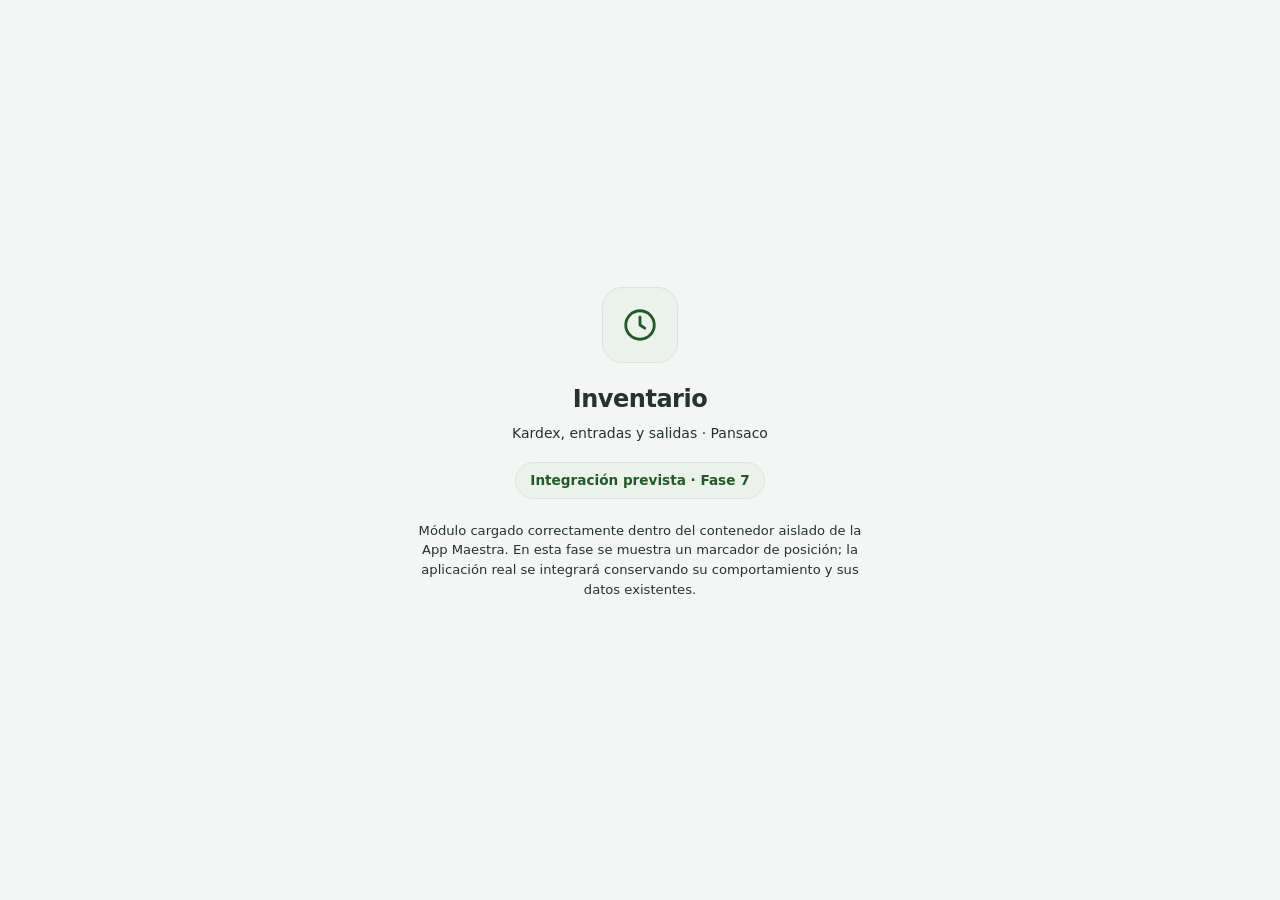
<file: modules/inventario/index.html>
<!DOCTYPE html>
<html lang="es-NI">
<head>
<meta charset="UTF-8">
<meta name="viewport" content="width=device-width, initial-scale=1, viewport-fit=cover">
<title>Inventario · Negocios de Caña CASUR</title>
<style>
  :root { color-scheme: dark; }
  * { box-sizing: border-box; }
  html,body { margin:0; height:100%; }
  body {
    font-family: ui-sans-serif, system-ui, -apple-system, "Segoe UI", Roboto, sans-serif;
    color:#EAF2E4; display:grid; place-items:center; padding:24px;
    background:
      radial-gradient(120% 60% at 50% -10%, #12365F 0%, transparent 60%),
      linear-gradient(180deg, #0A1E38 0%, #081A33 100%);
  }
  .box { max-width: 460px; text-align:center; }
  .tile {
    width:76px; height:76px; margin:0 auto 18px; border-radius:20px;
    display:grid; place-items:center;
    background: radial-gradient(120% 120% at 30% 20%, #B98CF066, transparent 70%), #0E2A4A;
    border:1px solid #B98CF066; box-shadow:0 10px 24px rgba(0,0,0,.4);
    color:#B98CF0;
  }
  .tile svg { width:38px; height:38px; }
  h1 { font-size:1.5rem; letter-spacing:-.02em; margin:0 0 6px; }
  p.sub { color:#B7C6D6; margin:0 0 18px; }
  .badge {
    display:inline-block; padding:7px 14px; border-radius:999px;
    background:#0F2A4C; border:1px solid rgba(155,190,225,.18);
    color:#9FE06B; font-size:.85rem; font-weight:600;
  }
  .note { margin-top:22px; color:#7C90A6; font-size:.82rem; line-height:1.5; }
</style>
<link rel="stylesheet" href="../../shared/styles/casur-executive.css">
</head>
<body data-casur-module="inventario">
  <div class="box">
    <div class="tile">
      <svg viewBox="0 0 24 24" fill="none" stroke="currentColor" stroke-width="1.8"
           stroke-linecap="round" stroke-linejoin="round"><circle cx="12" cy="12" r="9"/><path d="M12 7v5l3 2"/></svg>
    </div>
    <h1>Inventario</h1>
    <p class="sub">Kardex, entradas y salidas · Pansaco</p>
    <span class="badge">Integración prevista · Fase 7</span>
    <p class="note">Módulo cargado correctamente dentro del contenedor aislado de la App Maestra.
    En esta fase se muestra un marcador de posición; la aplicación real se integrará
    conservando su comportamiento y sus datos existentes.</p>
  </div>
<script src="../../shared/components/executive-ui.js" defer></script>
</body>
</html>
</file>
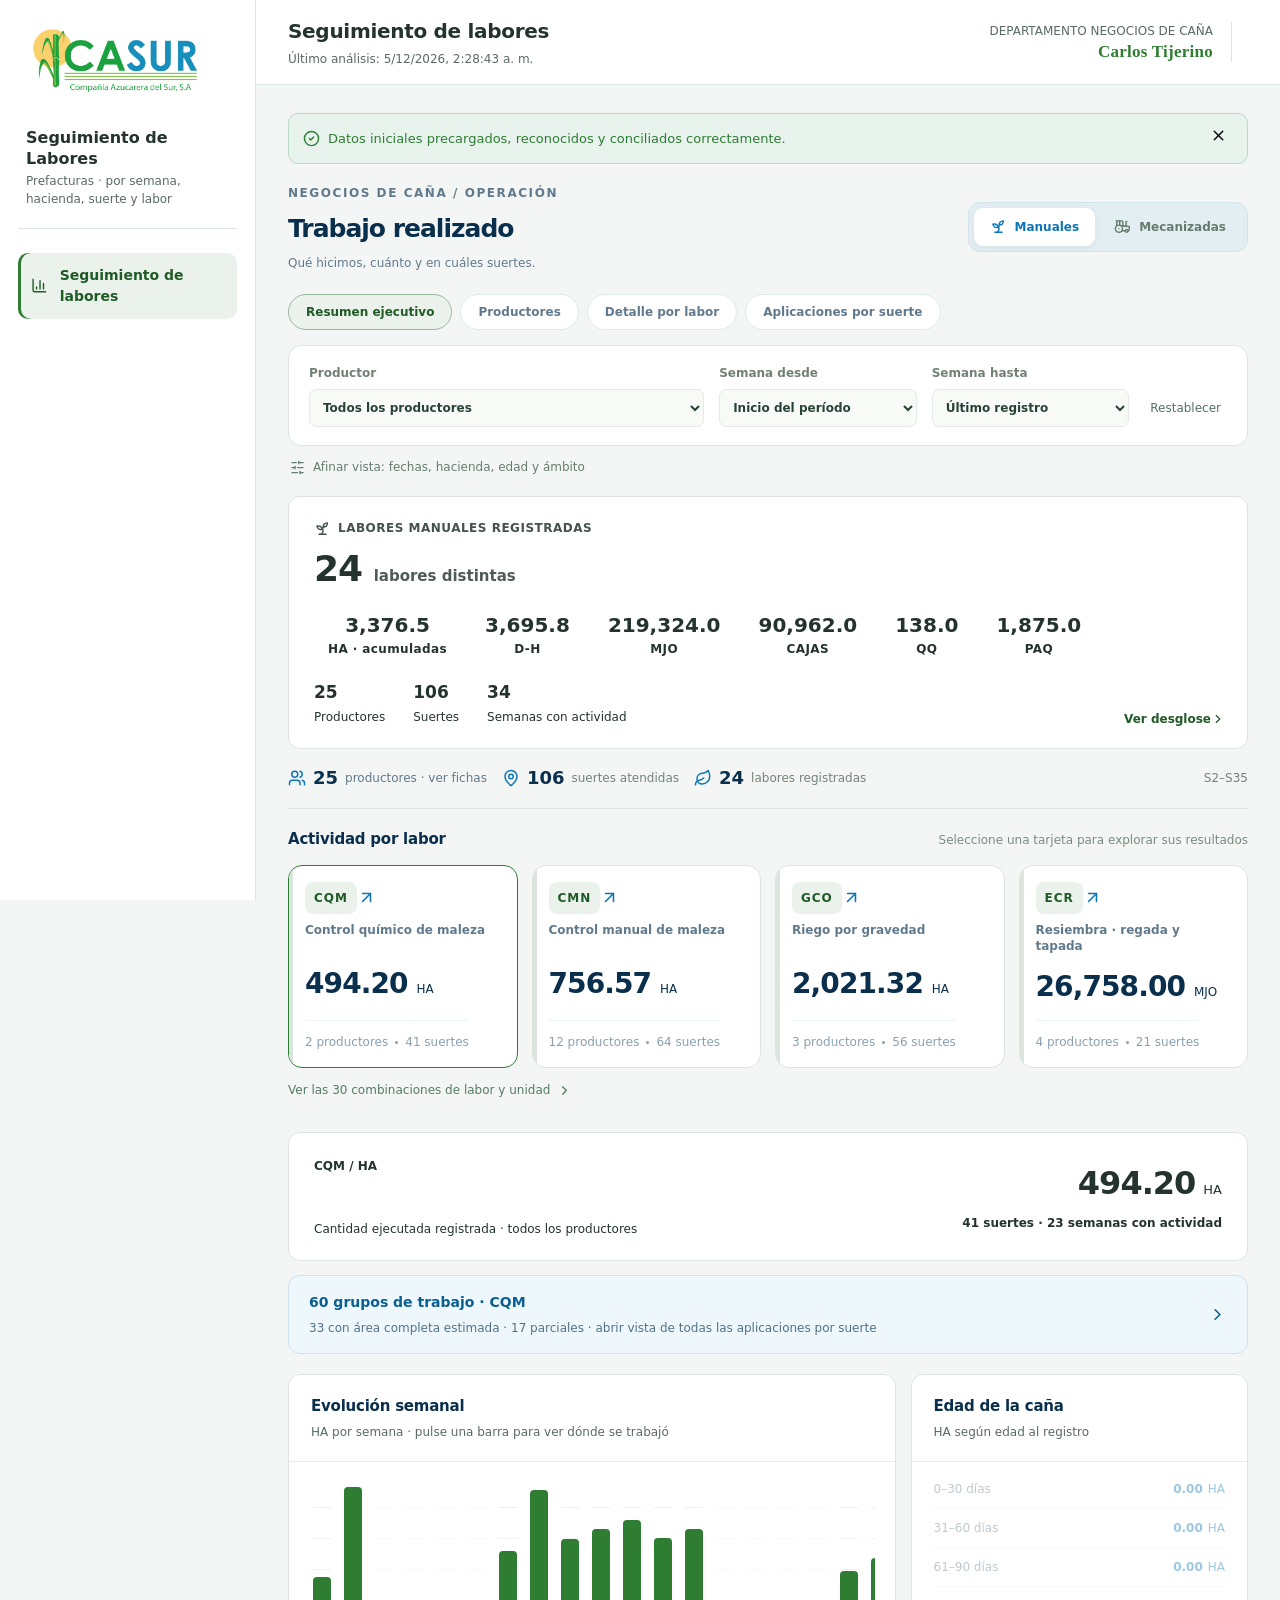
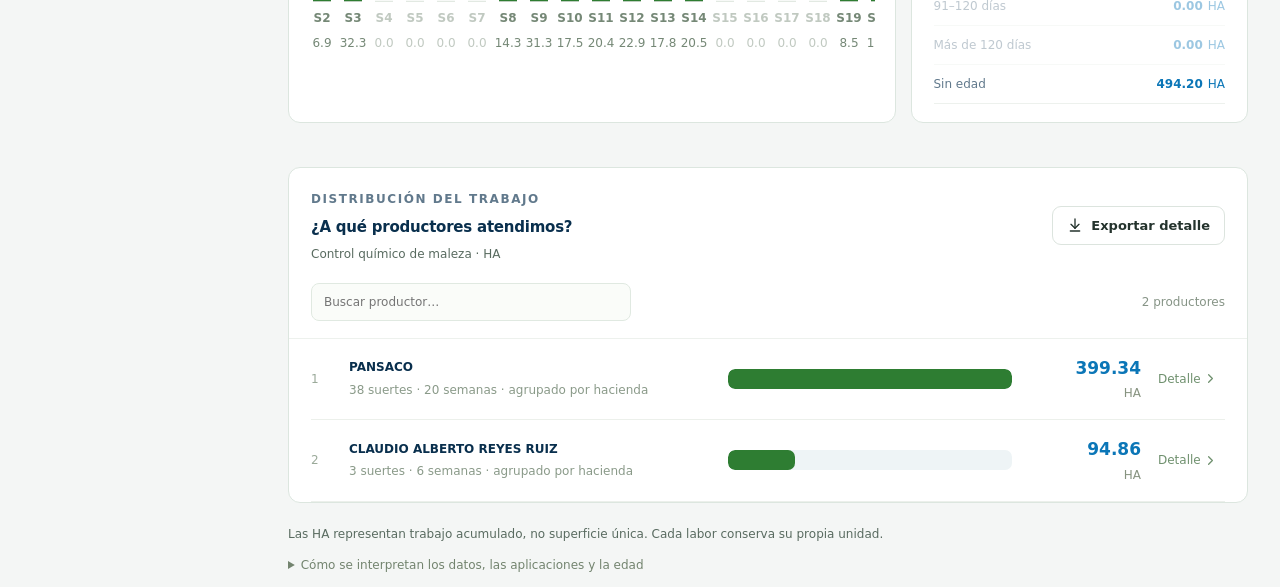
<file: modules/labores/index.html>
<!doctype html>
<html lang="es">
  <head>
    <meta charset="UTF-8" />
    <meta name="viewport" content="width=device-width, initial-scale=1.0" />
    <meta name="theme-color" content="#2E7D32" />
    <meta name="description" content="Seguimiento operativo de labores realizadas por semana, hacienda, suerte y labor · CASUR" />
    <title>Seguimiento de Labores · Prefacturas · CASUR</title>
    <script>
      /* [Fase 8B.1] Vista pública restringida a "Seguimiento de labores".
         La app soporta abrir directamente en esa vista via #tracking. */
      (function () {
        var LOCK = 'tracking';
        if (location.hash.replace('#', '') !== LOCK) location.hash = LOCK;
        window.addEventListener('hashchange', function () {
          if (location.hash.replace('#', '') !== LOCK) location.hash = LOCK;
        });
      })();
    </script>
    <style>
      /* [Fase 8B.1] Solo "Seguimiento de labores" visible (4ta pestaña del array Ja). */
      .sidebar > nav > button:not(:nth-child(4)) { display: none !important; }
      .sidebar-foot { display: none !important; }
      .brand strong, .brand span { visibility: hidden; position: relative; display: block; }
      .brand strong::after {
        visibility: visible; position: absolute; left: 0; top: 0; white-space: nowrap;
        content: "Seguimiento de Labores";
      }
      .brand span::after {
        visibility: visible; position: absolute; left: 0; top: 0;
        content: "Prefacturas · por semana, hacienda, suerte y labor";
      }
    </style>

    <script type="module" crossorigin src="./assets/index-8b2-1-public.js"></script>
    <link rel="modulepreload" crossorigin href="./assets/react-BRnhmgIC.js">
    <link rel="modulepreload" crossorigin href="./assets/storage-DSGY8JT7.js">
    <link rel="modulepreload" crossorigin href="./assets/spreadsheet-TXgaev3-.js">
    <link rel="stylesheet" crossorigin href="./assets/index-BY74yemB.css">
  <!-- [INTEGRACIÓN App Maestra] Manifest y registro de SW propios DESACTIVADOS: una sola PWA instalable, un solo SW raíz (Negocios de Caña). --><!-- <link rel="manifest" href="./manifest.webmanifest"><script id="vite-plugin-pwa:register-sw" src="./registerSW.js"></script> --><link rel="stylesheet" href="../../shared/styles/casur-executive.css">
</head>
  <body data-casur-module="labores">
    <div id="root"></div>
  <script src="../../shared/components/executive-ui.js" defer></script>
</body>
</html>
</file>
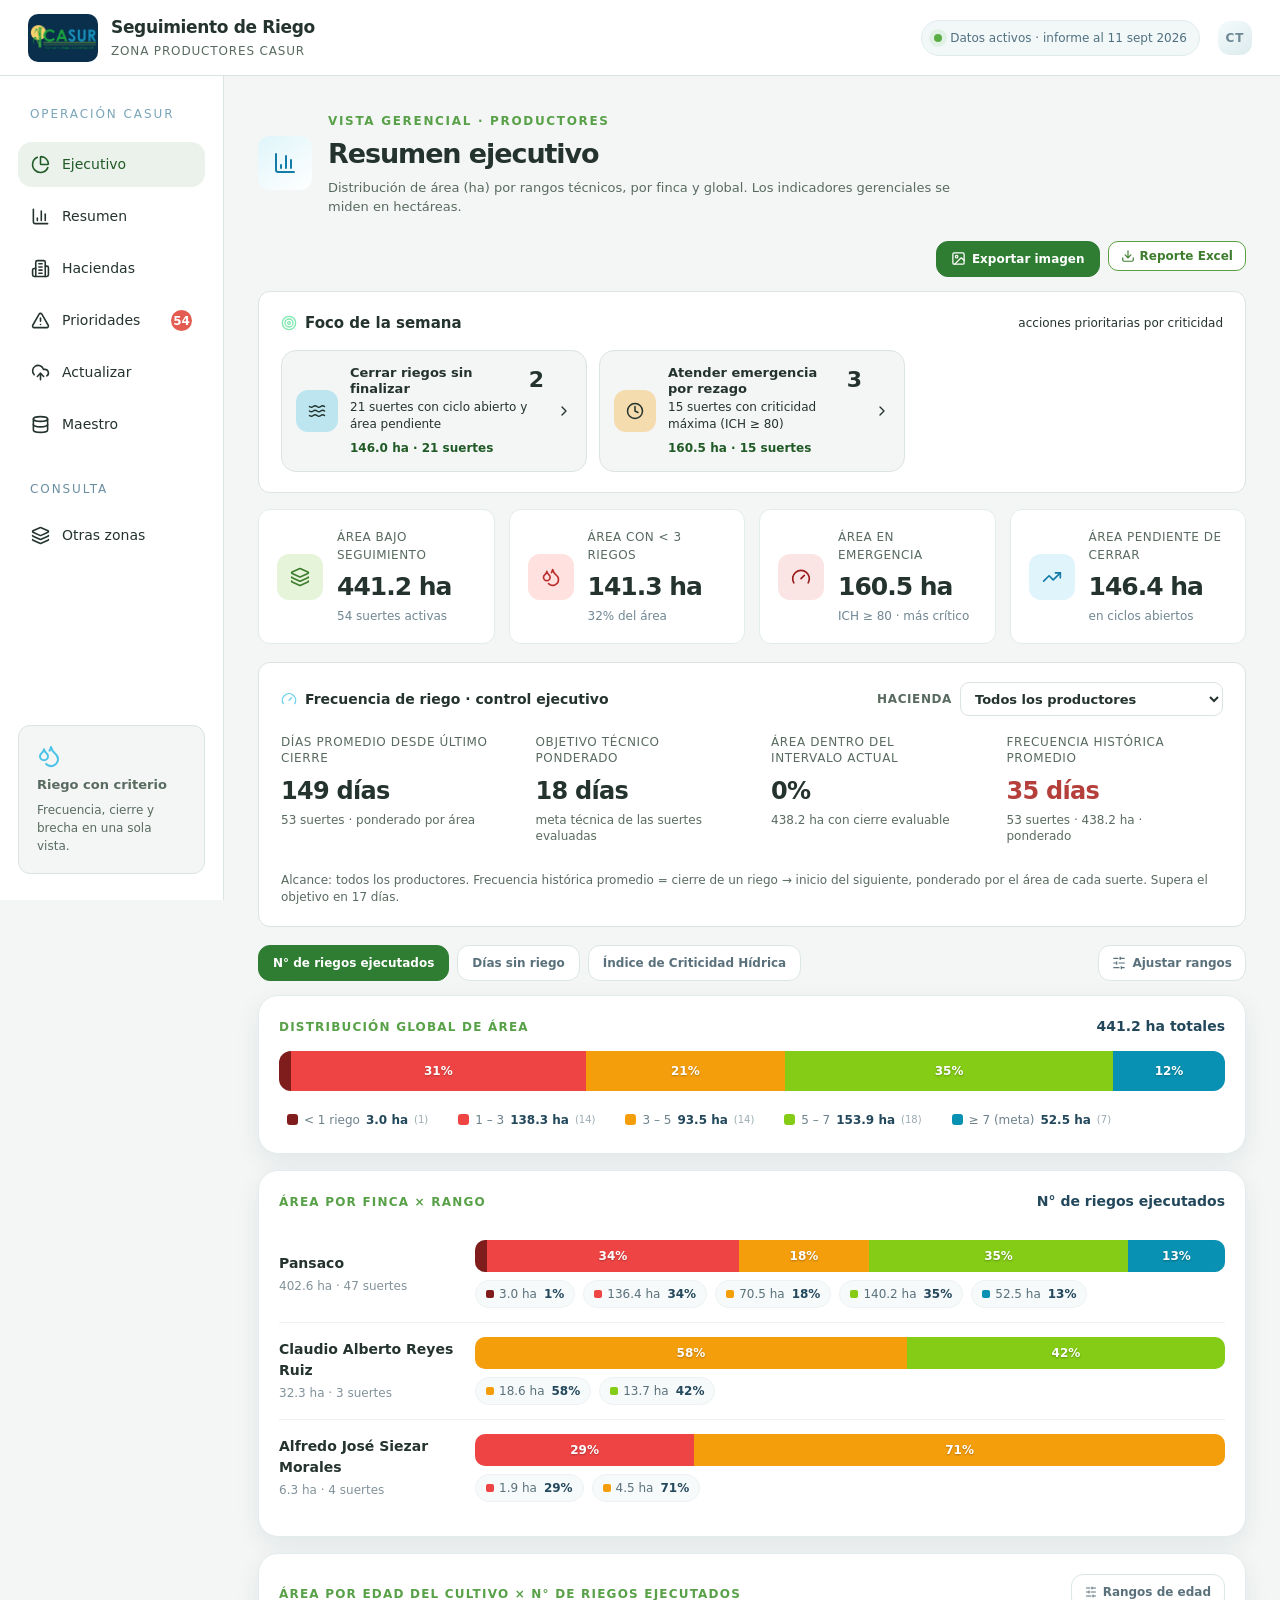
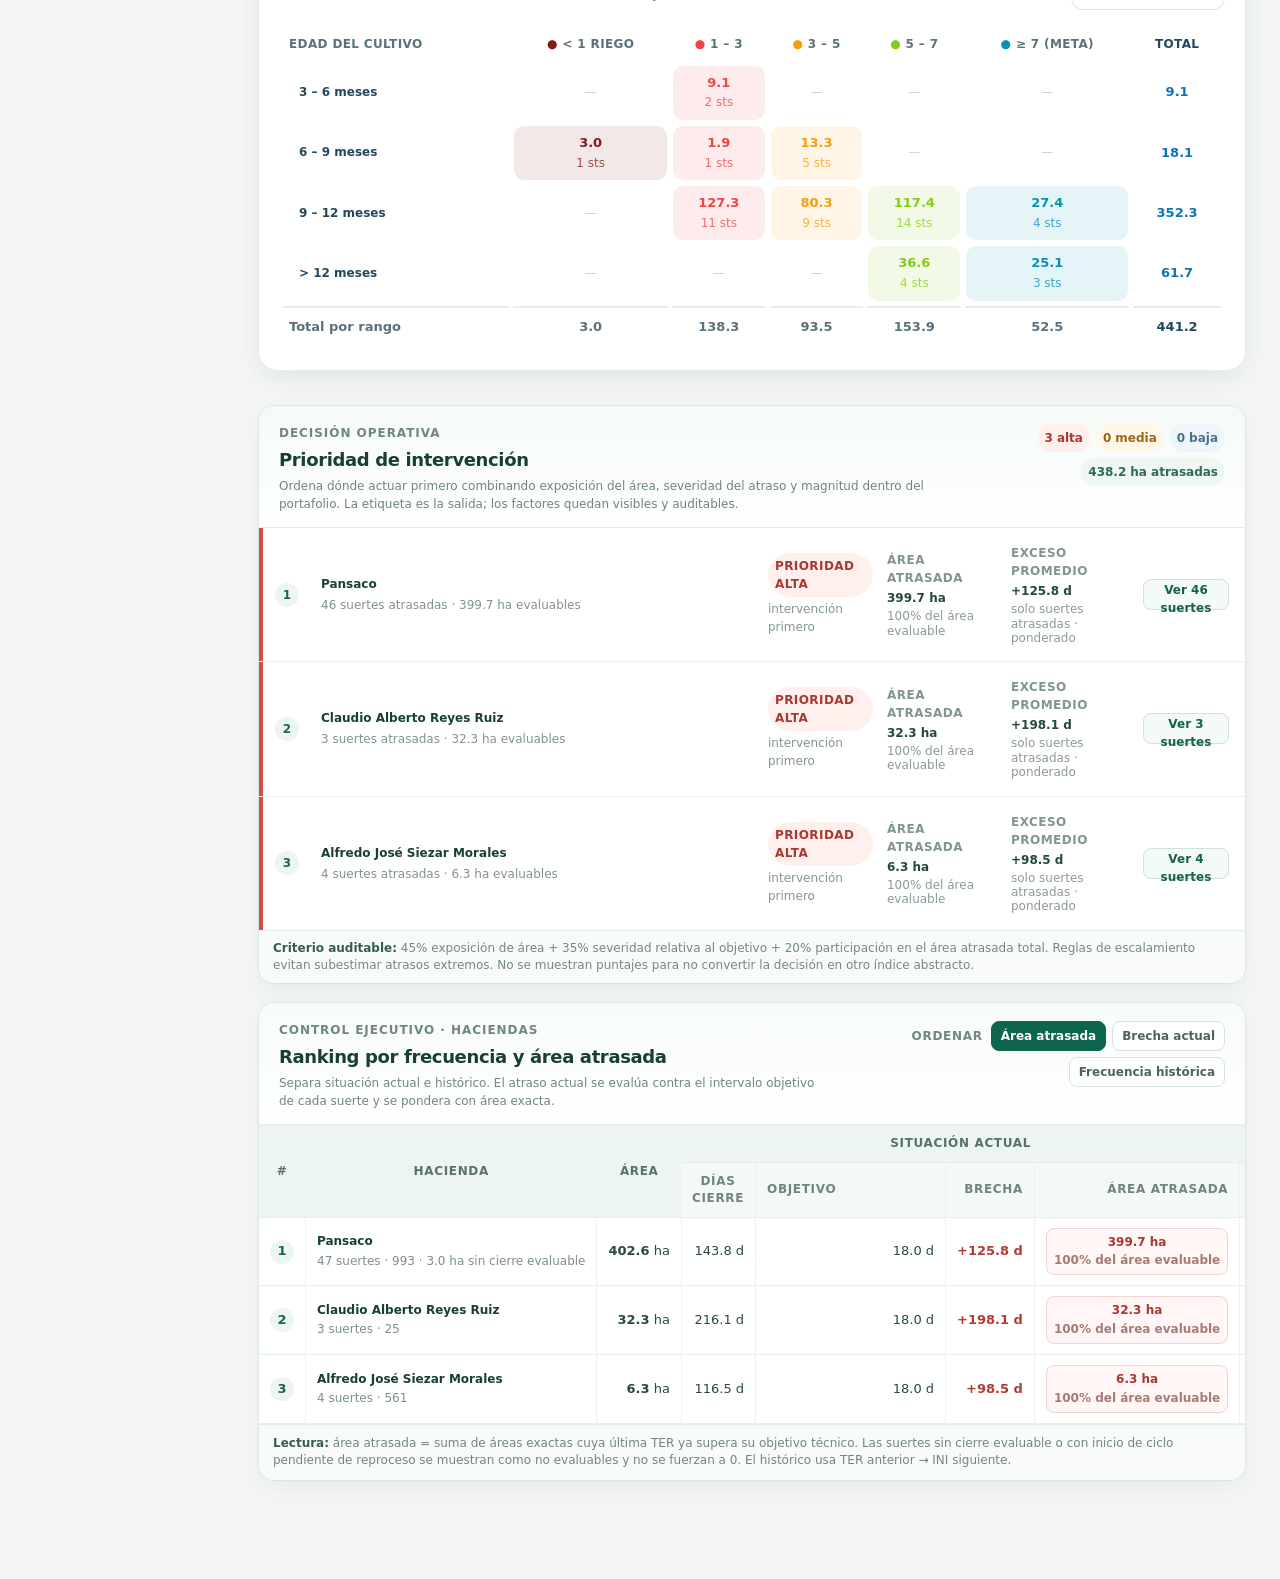
<file: modules/riego/index.html>
<!doctype html>
<html lang="es">
  <head>
    <meta charset="UTF-8" />
    <meta name="viewport" content="width=device-width,initial-scale=1,viewport-fit=cover" />
    <meta name="theme-color" content="#2E7D32" />
    <meta name="apple-mobile-web-app-capable" content="yes" />
    <meta name="apple-mobile-web-app-status-bar-style" content="black-translucent" />
    <meta name="mobile-web-app-capable" content="yes" />
    <meta
      name="description"
      content="Informe de Riegos Ejecutados · Seguimiento operativo de frecuencia, último riego y avance por suerte — Zona Productores CASUR"
    />

    <!-- Rutas relativas: usan la variable BASE_URL de Vite para funcionar tanto en / como en /Seguimiento-Riegos-Ejecutados/ -->
    <link rel="icon" type="image/svg+xml" href="favicon.svg" />
    <link rel="apple-touch-icon" href="icons/icon-192.png" />
    <!-- [INTEGRACIÓN App Maestra] Manifest propio DESACTIVADO: una sola PWA instalable (Negocios de Caña). --><!-- <link rel="manifest" href="manifest.webmanifest" /> -->

    <title>Seguimiento de Riegos Ejecutados · CASUR</title>
    <script type="module" crossorigin src="./assets/index-R756-UI110.js"></script>
    <link rel="stylesheet" crossorigin href="./assets/index-B0LwgFY-.css">
    <style id="r743-executive-tuning">
      /* R7.4.3 · jerarquía ejecutiva: cada KPI tiene una función y un acento semántico. */
      .r743-statusline { margin: 16px 0 14px; padding: 10px 13px; border-radius: 12px; background: #f3f8f8; color: #607a86; font-size: 12px; }
      .r743-kpis > .r743-kpi { position: relative; overflow: hidden; min-height: 94px; padding-left: 14px; box-shadow: none; }
      .r743-kpis > .r743-kpi::before { content:""; position:absolute; inset:0 auto 0 0; width:4px; }
      .r743-kpis > .r743-kpi.riegos { background:#f4f9fc; border-color:#dbeaf0; }
      .r743-kpis > .r743-kpi.riegos::before { background:#0b76b7; }
      .r743-kpis > .r743-kpi.area { background:#f1fbfd; border-color:#d5edf2; }
      .r743-kpis > .r743-kpi.area::before { background:#38bde5; }
      .r743-kpis > .r743-kpi.cierre { background:#f6faf5; border-color:#dce9d8; }
      .r743-kpis > .r743-kpi.cierre::before { background:#65a34b; }
      .r743-kpis > .r743-kpi.cierre.warn { background:#fffaf2; border-color:#eee2cf; }
      .r743-kpis > .r743-kpi.cierre.warn::before { background:#d99424; }
      .r743-kpis > .r743-kpi.cierre.danger { background:#fff6f5; border-color:#efd9d7; }
      .r743-kpis > .r743-kpi.cierre.danger::before { background:#d94b48; }
      .r743-kpis > .r743-kpi.objetivo { background:#f5faf5; border-color:#dce9d8; }
      .r743-kpis > .r743-kpi.objetivo::before { background:#78ad55; }
      .r743-kpis .r743-kpi strong { font-size:18px; letter-spacing:-.02em; }
      .r743-context { display:flex; flex-wrap:wrap; gap:6px 16px; margin:10px 3px 2px; color:#6a818c; font-size:12px; line-height:1.45; }
      .r743-context span + span::before { content:"•"; margin-right:12px; color:#a1b2b9; }
      .r743-context b { color:#294f61; }
      .r743-history-note { display:flex; align-items:flex-start; gap:9px; margin:14px 0 12px; padding:11px 13px; border:1px solid #dce7e8; border-radius:12px; background:#f7faf9; color:#657d87; font-size:12px; line-height:1.5; }
      .r743-history-note svg { flex:0 0 auto; color:#0b76b7; margin-top:1px; }
      .r743-history-note strong { color:#294f61; }
      .r743-history-note.warn { background:#fff8ed; border-color:#eddcbd; color:#836329; }
      .r743-history-note.warn svg { color:#d38a20; }
      .r743-history-note.warn strong { color:#8d5b16; }
      .r743-history-summary { display:grid; grid-template-columns:repeat(2,minmax(0,1fr)); gap:9px; margin:14px 0 9px; }
      .r743-history-summary button { min-height:82px; text-align:left; border:1px solid #dbe7e9; border-radius:14px; padding:11px 13px; background:#f9fcfc; }
      .r743-history-summary button:nth-child(2) { background:#f8fcf5; border-color:#dfe9dc; }
      .r743-history-summary button:disabled { opacity:1; cursor:default; }
      .r743-history-summary span { display:block; font-size:12px; text-transform:uppercase; letter-spacing:.055em; color:#728893; font-weight:800; }
      .r743-history-summary strong { display:block; margin:6px 0 3px; color:#0b6f9d; font-size:17px; }
      .r743-history-summary strong.risk { color:#b4453f; }
      .r743-history-summary small { color:#7b9099; font-size:12px; }
      .r743-history-btn { min-height:36px; border:1px solid #bcd9e1; border-radius:10px; padding:0 13px; background:#eef8fa; color:#0c6689; font-size:12px; font-weight:800; }
      .r743-struct { grid-template-columns:repeat(2,minmax(0,1fr)); }
      .r743-freq { padding:19px 22px; }
      .r743-freq-grid { display:grid; grid-template-columns:repeat(4,minmax(0,1fr)); }
      .r743-freq-stat { min-width:0; padding:2px 18px; border-left:1px solid #ffffff24; }
      .r743-freq-stat:first-child { border-left:0; padding-left:0; }
      .r743-freq-stat span { display:block; min-height:26px; color:#add1df; font-size:12px; line-height:1.35; text-transform:uppercase; letter-spacing:.05em; }
      .r743-freq-stat strong { display:block; margin-top:6px; color:#8eddf0; font-size:24px; letter-spacing:-.03em; }
      .r743-freq-stat.target strong { color:#7fd4ef; }
      .r743-freq-stat.compliance strong { color:#9ae0a7; }
      .r743-freq-stat.historical strong { color:#d7e9ef; }
      .r743-freq-stat.historical strong.over { color:#ff9d8a; }
      .r743-freq-stat small { display:block; margin-top:3px; color:#9fc1cf; font-size:12px; line-height:1.35; }
      .r743-freq-note { margin:14px 0 0; padding-top:11px; border-top:1px solid #ffffff18; color:#bad4de; font-size:12px; line-height:1.45; }
      @media (max-width:760px) {
        .r743-kpis { grid-template-columns:repeat(2,minmax(0,1fr)) !important; }
        .r743-context span + span::before { display:none; }
        .r743-history-summary { grid-template-columns:1fr; }
        .r743-freq-grid { grid-template-columns:repeat(2,minmax(0,1fr)); gap:14px 0; }
        .r743-freq-stat:nth-child(3) { border-left:0; padding-left:0; }
        .r743-freq-stat strong { font-size:20px; }
      }

      /* R7.4.4 · drill-down ejecutivo + filtros dinámicos */
      .r744-freq-head{display:flex;align-items:center;justify-content:space-between;gap:16px;flex-wrap:wrap}
      .r744-freq-title{display:flex;align-items:center;gap:8px}
      .r744-farm-scope{display:flex;align-items:center;gap:8px;color:#b9d7e2;font-size:12px;text-transform:uppercase;letter-spacing:.05em;font-weight:800}
      .r744-farm-scope select{min-width:190px;height:34px;border:1px solid #ffffff30;border-radius:9px;background:#0f536e;color:#fff;padding:0 30px 0 10px;font:inherit;text-transform:none;letter-spacing:0;outline:none}
      .r744-farm-scope option{background:#fff;color:#153d4e}
      .r744-evidence-backdrop{position:fixed;inset:0;z-index:12000;background:rgba(8,26,36,.58);backdrop-filter:blur(2px);display:flex;justify-content:flex-end;animation:r744fade .16s ease-out}
      .r744-evidence-drawer{width:min(940px,78vw);height:100%;overflow:auto;background:#fff;box-shadow:-22px 0 52px rgba(0,0,0,.18);animation:r744slide .22s ease-out}
      .r744-evidence-head{position:sticky;top:0;z-index:2;display:flex;justify-content:space-between;gap:20px;padding:24px 30px;background:#0d5a46;color:#fff}
      .r744-evidence-head small{display:block;margin-bottom:7px;color:#bce2d4;font-size:12px;letter-spacing:.1em;font-weight:800}
      .r744-evidence-head h2{margin:0;font-size:24px;letter-spacing:-.02em}
      .r744-evidence-head p{margin:6px 0 0;color:#d4ebe3;font-size:12px}
      .r744-evidence-close{width:42px;height:42px;border:0;border-radius:12px;background:#ffffff16;color:#fff;display:grid;place-items:center;cursor:pointer}
      .r744-evidence-summary{display:grid;grid-template-columns:repeat(4,minmax(0,1fr));margin:28px 30px 20px;border:1px solid #dce7e3;border-radius:14px;overflow:hidden;background:#fbfdfc}
      .r744-evidence-summary>div{padding:15px 17px;border-left:1px solid #dce7e3}
      .r744-evidence-summary>div:first-child{border-left:0}
      .r744-evidence-summary span{display:block;color:#788d86;font-size:12px;text-transform:uppercase;letter-spacing:.055em;font-weight:800}
      .r744-evidence-summary strong{display:block;margin-top:6px;color:#143e33;font-size:17px}
      .r744-evidence-table-wrap{margin:0 30px 32px;border:1px solid #dce7e3;border-radius:14px;overflow:hidden;background:#fff}
      .r744-evidence-table{width:100%;border-collapse:collapse;font-size:12px;color:#25483e}
      .r744-evidence-table th{position:sticky;top:112px;z-index:1;background:#f1f7f4;color:#71877f;text-align:left;font-size:12px;text-transform:uppercase;letter-spacing:.05em;padding:11px 10px;border-bottom:1px solid #dce7e3}
      .r744-evidence-table td{padding:12px 10px;border-bottom:1px solid #e8efec;vertical-align:top;white-space:nowrap}
      .r744-evidence-table tr:last-child td{border-bottom:0}
      .r744-evidence-table tr.open{background:#fff9ef}
      .r744-evidence-table td.focus{background:#eef8f4;color:#0b674e;font-weight:800}
      .r744-evidence-table td small{display:block;margin-top:3px;color:#82958e;font-size:12px}
      .r744-open-chip{display:inline-block!important;margin-left:6px!important;padding:2px 5px;border-radius:5px;background:#fde7bd;color:#9b6410!important;font-size:12px!important;font-weight:900}
      .r744-evidence-foot{display:flex;gap:20px;padding:11px 14px;background:#f7faf8;color:#70867e;font-size:12px;border-top:1px solid #e1ebe7}
      .r744-evidence-empty{margin:30px;padding:22px;border:1px dashed #cbdad4;border-radius:14px;background:#f8fbfa;color:#668078;text-align:center;font-size:12px}
      @keyframes r744fade{from{opacity:0}to{opacity:1}}@keyframes r744slide{from{transform:translateX(35px);opacity:.6}to{transform:translateX(0);opacity:1}}
      @media(max-width:820px){.r744-evidence-drawer{width:96vw}.r744-evidence-summary{grid-template-columns:repeat(2,minmax(0,1fr));margin:20px}.r744-evidence-summary>div:nth-child(3){border-left:0;border-top:1px solid #dce7e3}.r744-evidence-summary>div:nth-child(4){border-top:1px solid #dce7e3}.r744-evidence-table-wrap{margin:0 20px 24px;overflow:auto}.r744-evidence-table{min-width:850px}.r744-evidence-head{padding:20px}.r744-evidence-table th{top:104px}.r744-farm-scope{width:100%;justify-content:space-between}.r744-farm-scope select{flex:1;min-width:0}}

      /* R7.4.5 · drawer auditable, ICH explícito y ordenamiento */
      .r745-evidence-drawer{width:min(1120px,88vw)}
      .r745-evidence-table-wrap{max-height:calc(100vh - 315px);overflow:auto;border-radius:14px}
      .r745-table{border-collapse:separate;border-spacing:0;min-width:820px;table-layout:auto}
      .r745-table th{top:0!important;z-index:3;white-space:nowrap;background:#edf5f1!important;box-shadow:0 1px 0 #d4e3dc}
      .r745-table th+th,.r745-table td+td{border-left:1px solid #e1ebe7}
      .r745-table tbody tr:nth-child(even):not(.open){background:#fbfdfc}
      .r745-table td{white-space:nowrap;vertical-align:middle!important}
      .r745-table td.focus{background:#e8f6f0!important;color:#086248!important;font-weight:900}
      .r745-table td.risk-cell{background:#fff1ef;color:#b93831;font-weight:900}
      .r745-table td.ok-cell{background:#edf8ef;color:#25743b;font-weight:900}
      .r745-state{display:inline-flex;align-items:center;border-radius:999px;padding:3px 7px;font-size:12px;font-weight:900}
      .r745-state.done{background:#e8f5e5;color:#39752b}.r745-state.open{background:#fff1d9;color:#9a6414}
      .r745-evidence-foot{position:sticky;bottom:0;background:#f7faf8!important;z-index:2;margin:0 30px 22px;border:1px solid #dce7e3;border-radius:10px;flex-wrap:wrap}
      .r745-ich-chip{min-width:48px!important;height:38px!important;display:flex!important;flex-direction:column;align-items:center;justify-content:center;gap:0;line-height:1!important;padding:3px 7px!important}
      .r745-ich-chip small{display:block!important;font-size:12px!important;letter-spacing:.08em!important;opacity:.82!important;margin:0 0 2px!important;color:#fff!important}
      .r745-ich-chip b{font-size:13px;line-height:1;color:#fff}
      .r745-filters{grid-template-columns:minmax(280px,1fr) minmax(220px,280px)!important}
      .r745-dir{border-style:dashed!important;min-width:112px}
      @media(max-width:820px){.r745-evidence-drawer{width:98vw}.r745-evidence-table-wrap{max-height:calc(100vh - 360px);margin:0 14px 16px!important}.r745-evidence-summary{margin:16px 14px!important}.r745-evidence-foot{margin:0 14px 14px}.r745-filters{grid-template-columns:1fr!important}.r745-toolbar{align-items:flex-start}.r745-table{min-width:760px}}



      /* R7.4.6 · ajuste fino de Haciendas/Suertes: ICH compacto y sin solapamientos */
      .lot-row.lot-row-wide{
        grid-template-columns:39px minmax(150px,1fr) 64px 40px 124px 18px;
        gap:10px;
      }
      .r745-ich-chip{
        width:34px!important;
        min-width:34px!important;
        height:30px!important;
        padding:2px 4px!important;
        border-radius:7px!important;
        justify-self:center;
      }
      .r745-ich-chip small{
        font-size:12px!important;
        line-height:1!important;
        letter-spacing:.06em!important;
        margin:0 0 1px!important;
      }
      .r745-ich-chip b{
        font-size:12px!important;
        line-height:1!important;
      }
      .lot-row.lot-row-wide .lot-status{
        min-width:0;
        overflow:visible;
      }
      .lot-row.lot-row-wide .days-badge{
        max-width:100%;
        white-space:nowrap;
      }
      .lot-row.lot-row-wide .last-report-age,
      .lot-row.lot-row-wide .r744-interval-age{
        white-space:nowrap;
        line-height:1.15;
      }
      @media(max-width:760px){
        .lot-row.lot-row-wide{
          grid-template-columns:35px minmax(92px,1fr) 40px 30px 88px 12px;
          gap:5px;
        }
        .r745-ich-chip{
          width:27px!important;
          min-width:27px!important;
          height:25px!important;
          padding:1px 3px!important;
          border-radius:6px!important;
        }
        .r745-ich-chip small{font-size:12px!important;margin-bottom:1px!important}
        .r745-ich-chip b{font-size:12px!important}
        .lot-row.lot-row-wide .days-badge{font-size:12px;padding:3px 7px}
        .lot-row.lot-row-wide .last-report-age,
        .lot-row.lot-row-wide .r744-interval-age{font-size:12px!important}
      }



      /* R7.4.7 · ranking ejecutivo de Haciendas. Solo presentación/agregación; no altera datos ni cálculos base. */
      .r747-ranking{margin:18px 0 28px;border:1px solid #dbe7e3;border-radius:16px;background:#fff;overflow:hidden;box-shadow:0 8px 22px rgba(18,66,54,.055)}
      .r747-ranking-head{display:flex;align-items:flex-start;justify-content:space-between;gap:18px;padding:18px 20px 14px;background:linear-gradient(180deg,#f7fbf9 0%,#fff 100%);border-bottom:1px solid #e2ece8}
      .r747-ranking-title small{display:block;color:#6f887f;font-size:12px;font-weight:900;letter-spacing:.08em;text-transform:uppercase;margin-bottom:4px}
      .r747-ranking-title h3{margin:0;color:#173f35;font-size:18px;letter-spacing:-.02em}
      .r747-ranking-title p{margin:5px 0 0;color:#71867f;font-size:12px;line-height:1.45;max-width:680px}
      .r747-sort{display:flex;align-items:center;gap:6px;flex-wrap:wrap;justify-content:flex-end}
      .r747-sort span{color:#71867f;font-size:12px;font-weight:900;text-transform:uppercase;letter-spacing:.06em;margin-right:2px}
      .r747-sort button{height:30px;border:1px solid #d5e3de;border-radius:8px;background:#fff;color:#49665c;padding:0 9px;font-size:12px;font-weight:800;cursor:pointer}
      .r747-sort button.active{background:#0e654f;border-color:#0e654f;color:#fff}
      .r747-table-wrap{overflow:auto;max-width:100%}
      .r747-table{width:100%;min-width:980px;border-collapse:separate;border-spacing:0;color:#284a40;font-size:12px}
      .r747-table th,.r747-table td{padding:10px 11px;border-bottom:1px solid #e7efec;vertical-align:middle;text-align:right;white-space:nowrap}
      .r747-table th+th,.r747-table td+td{border-left:1px solid #edf2f0}
      .r747-table thead th{background:#f4f8f6;color:#70857e;font-size:12px;font-weight:900;text-transform:uppercase;letter-spacing:.055em;position:sticky;top:0;z-index:1}
      .r747-table thead tr:first-child th{background:#edf5f1;color:#587269;text-align:center}
      .r747-table th:first-child,.r747-table td:first-child{text-align:center;width:42px}
      .r747-table th:nth-child(2),.r747-table td:nth-child(2){text-align:left;min-width:190px}
      .r747-table tbody tr:hover{background:#fbfdfc}
      .r747-rank{display:inline-grid;place-items:center;width:24px;height:24px;border-radius:50%;background:#edf5f1;color:#17654f;font-weight:900}
      .r747-farm-btn{display:flex;flex-direction:column;align-items:flex-start;gap:2px;width:100%;border:0;background:transparent;padding:0;color:#173f35;text-align:left;cursor:pointer}
      .r747-farm-btn strong{font-size:12px}
      .r747-farm-btn small{color:#7c9089;font-size:12px}
      .r747-gap{font-weight:900}
      .r747-gap.late{color:#b43b33}.r747-gap.ok{color:#2e7a45}.r747-gap.na{color:#8a9b95;font-weight:700}
      .r747-late-btn{min-width:84px;border:1px solid #f0d4d1;border-radius:8px;background:#fff6f5;color:#a83832;padding:5px 7px;font-size:12px;font-weight:900;cursor:pointer}
      .r747-late-btn small{display:block;color:#a77a76;font-size:12px;font-weight:700;margin-top:1px}
      .r747-late-btn:disabled{border-color:#dce8e3;background:#f6faf8;color:#6f887f;cursor:default}
      .r747-history{color:#355c50;font-weight:800}
      .r747-history small{display:block;color:#80938c;font-size:12px;font-weight:700;margin-top:2px}
      .r747-note{padding:10px 14px;background:#f8fbfa;color:#71867f;font-size:12px;line-height:1.45;border-top:1px solid #e4ece9}
      .r747-note b{color:#355c50}
      @media(max-width:760px){
        .r747-ranking{margin:14px 0 22px;border-radius:13px}
        .r747-ranking-head{padding:14px;gap:12px;flex-direction:column}
        .r747-ranking-title h3{font-size:16px}
        .r747-sort{justify-content:flex-start}
        .r747-table{min-width:900px}
        .r747-table th,.r747-table td{padding:8px 9px}
      }


      /* R7.4.8 · comparador normalizado Hacienda seleccionada vs Total Productores */
      .r748-compare{margin:15px 0 2px;padding:14px 0 0;border-top:1px solid #ffffff1f}
      .r748-compare-head{display:flex;align-items:flex-start;justify-content:space-between;gap:12px;margin-bottom:10px}
      .r748-compare-head strong{display:block;color:#eef8f4;font-size:12px;letter-spacing:.01em}
      .r748-compare-head small{display:block;margin-top:3px;color:#a9c9d3;font-size:12px;line-height:1.35}
      .r748-compare-head button{min-height:30px;border:1px solid #ffffff2b;border-radius:8px;background:#ffffff0d;color:#dcecf0;padding:5px 9px;font-size:12px;font-weight:900;cursor:pointer;white-space:nowrap}
      .r748-compare-head button:hover{background:#ffffff18}
      .r748-compare-grid{display:grid;grid-template-columns:repeat(4,minmax(0,1fr));gap:8px}
      .r748-card{min-width:0;padding:10px;border:1px solid #ffffff18;border-radius:11px;background:#ffffff08}
      .r748-card-title{display:block;min-height:24px;color:#b8d4dc;font-size:12px;line-height:1.3;text-transform:uppercase;letter-spacing:.045em;font-weight:900}
      .r748-values{display:grid;grid-template-columns:repeat(2,minmax(0,1fr));gap:7px;margin-top:7px}
      .r748-values>div{min-width:0}
      .r748-values small{display:block;color:#8fb5c1;font-size:12px;text-transform:uppercase;letter-spacing:.05em;font-weight:800}
      .r748-values b{display:block;margin-top:3px;color:#f4fbf8;font-size:15px;line-height:1.1;white-space:nowrap}
      .r748-values i{display:block;margin-top:3px;color:#9dbbc5;font-size:12px;font-style:normal;line-height:1.25;white-space:normal}
      .r748-delta{display:inline-flex;margin-top:8px;border-radius:999px;padding:3px 6px;font-size:12px;font-style:normal;font-weight:900;line-height:1.2}
      .r748-delta.better{background:#6bc17b22;color:#9ae0a7}
      .r748-delta.worse{background:#e16b5b22;color:#ff9d8a}
      .r748-delta.same{background:#ffffff12;color:#d2e3e8}
      .r748-delta.na{background:#ffffff0b;color:#9eb8c1}
      .r748-compare>p{margin:9px 1px 0;color:#9fbfc9;font-size:12px;line-height:1.4}
      @media(max-width:820px){
        .r748-compare-grid{grid-template-columns:repeat(2,minmax(0,1fr))}
      }
      @media(max-width:520px){
        .r748-compare-head{flex-direction:column}
        .r748-compare-head button{width:100%}
        .r748-card{padding:9px}
        .r748-values b{font-size:13px}
      }


      /* R7.4.9 · priorización operativa: salida accionable, factores visibles */
      .r749-priority{margin:18px 0 16px;border:1px solid #d9e6e1;border-radius:16px;background:#fff;overflow:hidden;box-shadow:0 8px 22px rgba(18,66,54,.06)}
      .r749-head{display:flex;align-items:flex-start;justify-content:space-between;gap:18px;padding:18px 20px 14px;background:linear-gradient(180deg,#f4faf7 0%,#fff 100%);border-bottom:1px solid #e2ece8}
      .r749-head>div:first-child{min-width:0}.r749-head small{display:block;color:#70877f;font-size:12px;font-weight:900;letter-spacing:.08em;text-transform:uppercase}
      .r749-head h3{margin:4px 0 0;color:#173f35;font-size:18px;letter-spacing:-.02em}.r749-head p{max-width:690px;margin:5px 0 0;color:#70857e;font-size:12px;line-height:1.45}
      .r749-summary{display:flex;gap:6px;flex-wrap:wrap;justify-content:flex-end}.r749-summary span{display:inline-flex;align-items:center;gap:4px;padding:5px 7px;border-radius:999px;font-size:12px;font-weight:800;white-space:nowrap}
      .r749-summary .high{background:#fff0ee;color:#a93831}.r749-summary .mid{background:#fff7e8;color:#9a6719}.r749-summary .low{background:#eef6fb;color:#47738a}.r749-summary .late{background:#eef7f3;color:#2f6958}
      .r749-list{display:flex;flex-direction:column}.r749-row{display:grid;grid-template-columns:32px minmax(180px,1.4fr) 105px 110px 118px 86px;gap:10px;align-items:center;padding:12px 14px;border-bottom:1px solid #e8efec;position:relative}
      .r749-row:last-child{border-bottom:0}.r749-row::before{content:"";position:absolute;inset:0 auto 0 0;width:4px}.r749-row.alta::before{background:#d94b48}.r749-row.media::before{background:#d99424}.r749-row.baja::before{background:#4c8cab}
      .r749-order{display:grid;place-items:center;width:24px;height:24px;border-radius:50%;background:#edf5f1;color:#1d6651;font-size:12px;font-weight:900}.r749-farm{min-width:0}.r749-farm strong{display:block;color:#173f35;font-size:12px;white-space:nowrap;overflow:hidden;text-overflow:ellipsis}.r749-farm small{display:block;margin-top:3px;color:#80938c;font-size:12px}
      .r749-level b{display:inline-flex;border-radius:999px;padding:4px 7px;font-size:12px;text-transform:uppercase;letter-spacing:.035em}.r749-row.alta .r749-level b{background:#fff0ee;color:#a93831}.r749-row.media .r749-level b{background:#fff7e8;color:#9a6719}.r749-row.baja .r749-level b{background:#eef6fb;color:#47738a}.r749-level small{display:block;margin-top:3px;color:#84958f;font-size:12px}
      .r749-driver span{display:block;color:#82958e;font-size:12px;text-transform:uppercase;letter-spacing:.04em;font-weight:800}.r749-driver b{display:block;margin-top:2px;color:#25483e;font-size:12px}.r749-driver small{display:block;margin-top:2px;color:#8a9b95;font-size:12px;line-height:1.2}
      .r749-open{height:31px;border:1px solid #cfe1da;border-radius:8px;background:#f4faf7;color:#146248;font-size:12px;font-weight:900;cursor:pointer}.r749-open:hover{background:#eaf6f0}.r749-empty{padding:20px;text-align:center;color:#71867f;font-size:12px;background:#f9fcfb}
      .r749-foot{padding:9px 14px;background:#f8fbfa;border-top:1px solid #e5eeea;color:#748981;font-size:12px;line-height:1.45}.r749-foot b{color:#355c50}
      @media(max-width:900px){.r749-row{grid-template-columns:28px minmax(145px,1fr) 94px 96px 104px 78px;gap:7px;padding:11px 10px}}
      @media(max-width:760px){.r749-priority{margin:14px 0;border-radius:13px}.r749-head{padding:14px;flex-direction:column}.r749-summary{justify-content:flex-start}.r749-row{grid-template-columns:28px minmax(0,1fr) 82px;grid-template-areas:"ord farm level" "ord area action" "ord excess action";gap:7px 8px;padding:11px 10px}.r749-order{grid-area:ord}.r749-farm{grid-area:farm}.r749-level{grid-area:level}.r749-driver.area-driver{grid-area:area}.r749-driver.excess-driver{grid-area:excess}.r749-open{grid-area:action;height:100%;min-height:44px}.r749-farm strong{font-size:12px}.r749-foot{font-size:12px}}


      /* R7.4.10 · hardening visual final / accesibilidad; sin nuevos cálculos */
      .r749-open:focus-visible,.r747-sort button:focus-visible,.r747-farm-btn:focus-visible,.r747-late-btn:focus-visible,.r748-compare-head button:focus-visible{outline:2px solid #0b76b7;outline-offset:2px}
      .r747-table-wrap{-webkit-overflow-scrolling:touch;scrollbar-width:thin}
      @media(max-width:760px){.r749-driver span{font-size:12px}.r749-driver b{font-size:12px}.r749-open{font-size:12px}.r747-table-wrap{position:relative}}

    </style>


  <link rel="stylesheet" href="../../shared/styles/casur-executive.css">
</head>
  <body data-casur-module="riego">
    <div id="root"></div>
  <script src="../../shared/components/executive-ui.js" defer></script>
</body>
</html>
</file>
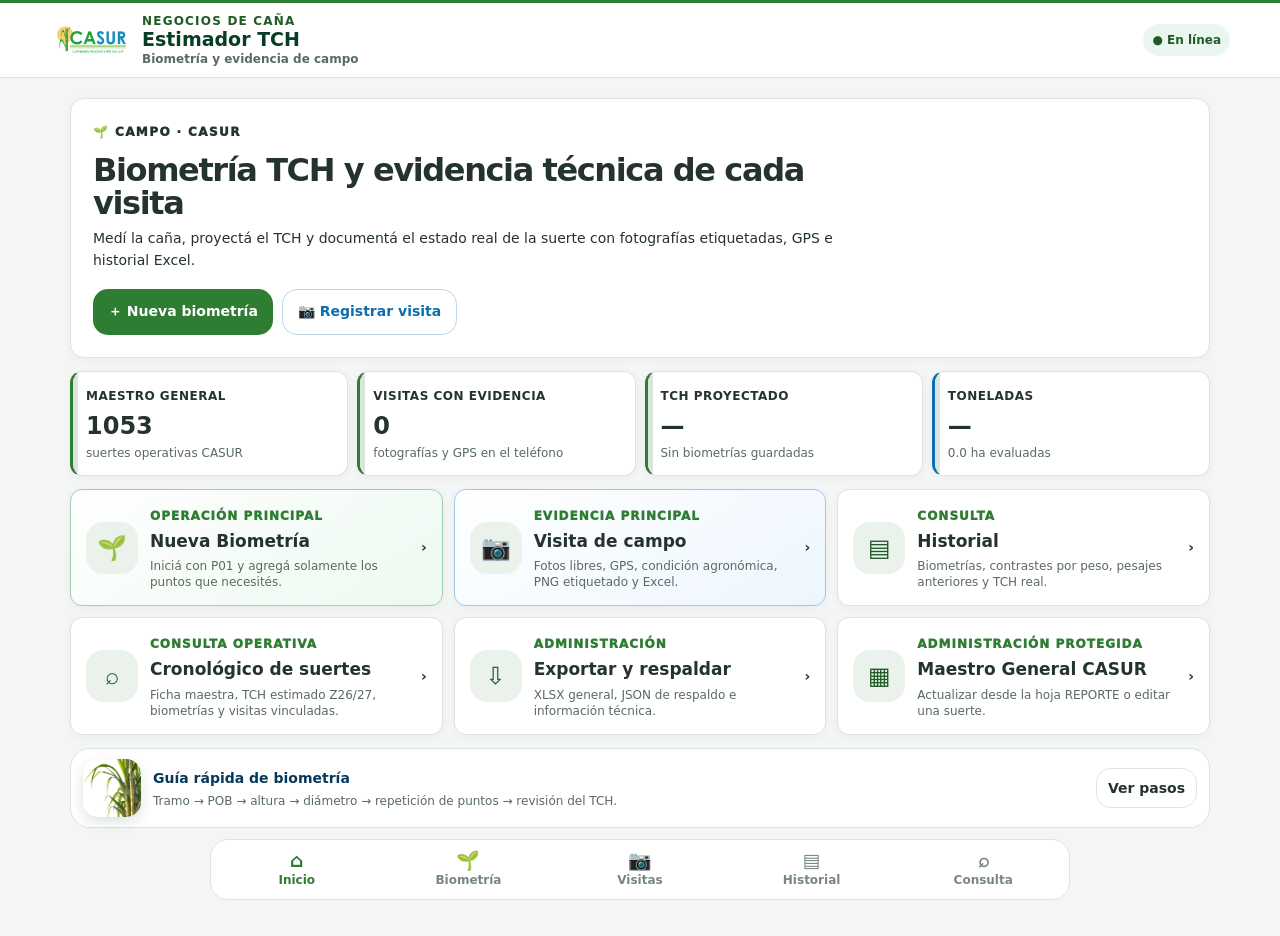
<file: modules/tch/index.html>
<!doctype html>
<html lang="es">
<head>
  <meta charset="utf-8">
  <meta name="viewport" content="width=device-width,initial-scale=1,viewport-fit=cover">
  <meta name="theme-color" content="#2E7D32">
  <meta name="description" content="Biometría TCH, visitas de campo con evidencia fotográfica y Maestro General CASUR">
  <title>Estimador TCH CASUR</title>
  <!-- [INTEGRACIÓN App Maestra] Manifest propio DESACTIVADO: una sola PWA
       instalable (Negocios de Caña, manifest raíz). -->
  <!-- <link rel="manifest" href="./manifest.webmanifest"> -->
  <link rel="icon" href="./assets/icons/tch-icon.svg" type="image/svg+xml">
  <link rel="apple-touch-icon" href="./assets/icons/tch-icon-192.png">
  <link rel="stylesheet" href="./css/casur.css">
<link rel="stylesheet" href="../../shared/styles/casur-executive.css">
</head>
<body data-casur-module="tch">
  <div class="topline"></div>
  <header class="app-header">
    <button class="brand" data-route="home" aria-label="Ir al inicio">
      <span class="logo-plate"><img src="./assets/logo_casur.png" alt="CASUR"></span>
      <span><small>NEGOCIOS DE CAÑA</small><strong>Estimador TCH</strong><em>Biometría y evidencia de campo</em></span>
    </button>
    <span class="connection" id="connectionBadge">● En línea</span>
  </header>
  <main id="app" class="main" aria-live="polite"></main>
  <nav class="bottom-nav" aria-label="Navegación principal">
    <button data-route="home" class="active"><b>⌂</b><span>Inicio</span></button>
    <button data-route="biometry"><b>🌱</b><span>Biometría</span></button>
    <button data-route="visits"><b>📷</b><span>Visitas</span></button>
    <button data-route="history"><b>▤</b><span>Historial</span></button>
    <button data-route="analytics"><b>⌕</b><span>Consulta</span></button>
  </nav>
  <div id="toast" class="toast" role="status"></div>
  <div id="modal" class="modal" hidden><div class="modal-card" id="modalContent"></div></div>
  <!-- [INTEGRACIÓN App Maestra] Tarjeta "Instalar Estimador TCH" ELIMINADA:
       la instalación pertenece únicamente a la PWA maestra (Negocios de Caña).
       El repositorio fuente standalone conserva su tarjeta. -->
  <input id="masterFile" type="file" accept=".xlsx,.xls" hidden>
  <input id="estimateFile" type="file" accept=".xlsx,.xls" hidden>
  <input id="backupFile" type="file" accept=".json" hidden>
  <input id="visitCameraFile" type="file" accept="image/*" capture="environment" hidden>
  <input id="visitGalleryFile" type="file" accept="image/*" multiple hidden>
  <script src="./vendor/xlsx.bundle.js"></script>
  <script type="module" src="./js/app.js"></script>
<script src="../../shared/components/executive-ui.js" defer></script>
</body>
</html>
</file>
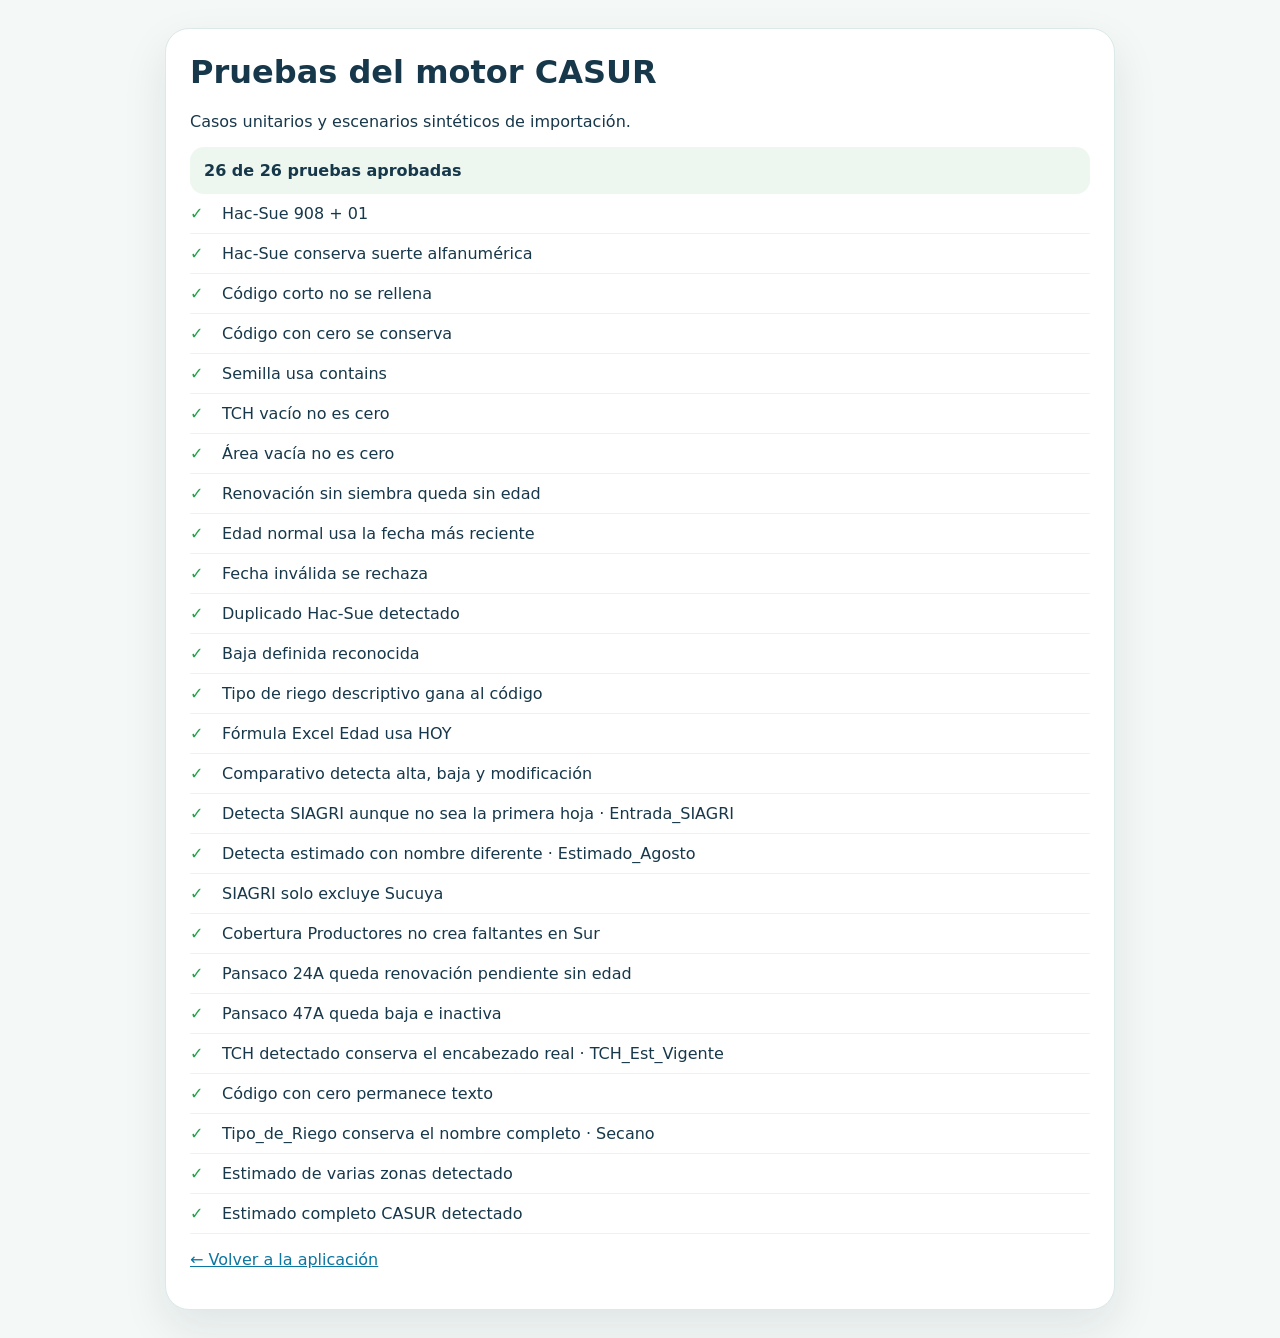
<file: master/convertidor/tests.html>
<!doctype html>
<html lang="es"><head><meta charset="utf-8"><meta name="viewport" content="width=device-width,initial-scale=1"><title>Pruebas · Cronológico Maestro CASUR</title><style>body{font-family:Segoe UI,system-ui;background:#f4f8f6;color:#17384a;margin:0;padding:28px}.wrap{max-width:900px;margin:auto;background:#fff;border:1px solid #dbe9e8;border-radius:24px;padding:24px;box-shadow:0 18px 45px #10384b18}h1{margin-top:0}.summary{padding:14px;border-radius:14px;background:#edf7ef;font-weight:800}.fail{background:#fdebea}.test{display:grid;grid-template-columns:24px 1fr;gap:8px;padding:10px 0;border-bottom:1px solid #edf2f2}.test i{font-style:normal;font-weight:900;color:#1fa247}.test.bad i{color:#d8544f}a{color:#0b76a1}</style></head>
<body><main class="wrap"><h1>Pruebas del motor CASUR</h1><p>Casos unitarios y escenarios sintéticos de importación.</p><div id="results">Ejecutando…</div><p><a href="./index.html">← Volver a la aplicación</a></p></main>
<script src="./js/vendor/xlsx.full.min.js"></script><script src="./js/config.js"></script><script src="./js/data-engine.js"></script><script src="./js/tests-page.js"></script></body></html>
</file>
<file: shared/styles/tokens.css>
/* ============================================================
   tokens.css — Sistema de diseño "Negocios de Caña CASUR"
   Identidad: caña de azúcar + campo + riego + tecnología agrícola.
   Sin fuentes externas (offline-first). Editar aquí para re-tematizar.
   ============================================================ */

:root {
  /* --- Paleta ejecutiva clara · v1.1.0 --- */
  --navy-900: #F4F6F5;
  --navy-800: #F4F6F5;
  --navy-700: #EAF2EB;
  --navy-600: #DCE4DE;
  --navy-500: #2E7D32;

  /* --- Colores corporativos CASUR (muestreados del logo oficial) --- */
  --casur-green: #2E7D32;        /* verde CASUR (C-A) */
  --casur-green-deep: #205A26;
  --casur-green-light: #7CB342;
  --casur-blue: #0D6EAF;         /* azul CASUR (S-U-R) / agua */
  --casur-blue-deep: #09568B;
  --casur-blue-light: #0D6EAF;
  --casur-lime: #8CC63F;         /* líneas / hojas */
  --casur-sun: #F2C94C;          /* sol / cosecha */

  /* Alias usados por el resto del sistema (mapeados a corporativo) */
  --cane-lime: var(--casur-green);
  --cane-light: var(--casur-green-light);
  --teal: var(--casur-blue);
  --teal-light: var(--casur-blue-light);
  --gold: var(--casur-sun);
  --clay: #C88A3C;               /* tierra / surco */

  /* --- Texto --- */
  --ink: #24332D;              /* texto principal sobre marino */
  --ink-soft: #596B60;         /* secundario */
  --ink-faint: #596B60;        /* terciario / metadatos */
  --ink-on-lime: #06301A;      /* texto sobre verde */

  /* --- Superficies --- */
  --surface: #FFFFFF;                       /* tarjeta base */
  --surface-2: #F6F8F6;                      /* tarjeta elevada */
  --surface-glass: #F4F6F5;   /* vidrio */
  --hairline: #DCE4DE;     /* bordes finos */
  --hairline-strong: #BDCDC0;

  /* --- Estados --- */
  --ok: #4FBE7A;
  --warn: #E7B84B;
  --err: #E4685F;
  --offline: #7C90A6;

  /* --- Radios --- */
  --r-sm: 8px;
  --r-md: 12px;
  --r-lg: 16px;
  --r-xl: 20px;
  --r-pill: 999px;

  /* --- Sombras (profundidad 3D moderada) --- */
  --shadow-card: 0 2px 8px rgba(26,53,35,.045);
  --shadow-tile: none;
  --shadow-pop: 0 14px 40px rgba(26,53,35,.14);

  /* --- Tipografía: stack de sistema afinado (sin descargas) --- */
  --font-ui: ui-sans-serif, system-ui, -apple-system, "Segoe UI", Roboto,
             "Helvetica Neue", Arial, "Noto Sans", sans-serif;
  --font-num: ui-monospace, "SF Mono", "Roboto Mono", Menlo, monospace;

  /* --- Escala de tipo --- */
  --t-display: clamp(1.6rem, 4.5vw, 2.2rem);
  --t-h2: clamp(1.15rem, 3vw, 1.4rem);
  --t-body: 1rem;
  --t-sm: 0.875rem;
  --t-xs: 0.75rem;

  /* --- Espaciado --- */
  --sp-1: 4px;  --sp-2: 8px;  --sp-3: 12px; --sp-4: 16px;
  --sp-5: 20px; --sp-6: 24px; --sp-7: 32px; --sp-8: 40px;

  /* --- Layout --- */
  --header-h: 60px;
  --nav-h: 66px;
  --content-max: 1440px;

  /* --- Áreas seguras (notch / gestos) --- */
  --safe-top: env(safe-area-inset-top, 0px);
  --safe-bottom: env(safe-area-inset-bottom, 0px);
}

/* Acentos por módulo — todos derivados de la paleta corporativa CASUR
   (verde → teal → azul → lima → dorado), diferenciados pero coherentes. */
:root {
  --accent-produccion: #2E7D32;   /* verde CASUR */
  --accent-tch: #2E7D32;          /* teal (datos/foto) */
  --accent-riego: #0D6EAF;        /* azul CASUR (agua) */
  --accent-insumos: #2E7D32;      /* lima (insumos) */
  --accent-inventario: #596B60;   /* azul Pansaco (continuidad) */
  --accent-labores: #2E7D32;      /* dorado tierra (tractor/labor) */
  --accent-admin: #12A98C;
  --accent-private: #E4685F;
}
</file>
<file: shared/styles/app.css>
/* ============================================================
   app.css — Layout y componentes de la App Maestra
   Mobile-first. En pantallas anchas las tarjetas pasan a rejilla.
   ============================================================ */

*, *::before, *::after { box-sizing: border-box; }

html, body {
  margin: 0;
  padding: 0;
  min-height: 100%;
  background: var(--navy-900);
  color: var(--ink);
  font-family: var(--font-ui);
  font-size: var(--t-body);
  line-height: 1.5;
  -webkit-font-smoothing: antialiased;
  text-rendering: optimizeLegibility;
  overscroll-behavior-y: none;
}

/* Fondo de campo: degradado marino + resplandor superior sutil */
body::before {
  content: "";
  position: fixed;
  inset: 0;
  z-index: -2;
  background:
    radial-gradient(120% 60% at 50% -10%, #12365F 0%, transparent 60%),
    linear-gradient(180deg, var(--navy-800) 0%, var(--navy-900) 100%);
}
/* Silueta de cañaveral en el pie (elemento memorable, discreto) */
body::after {
  content: "";
  position: fixed;
  left: 0; right: 0; bottom: 0;
  height: 160px;
  z-index: -1;
  opacity: 0.35;
  pointer-events: none;
  background:
    repeating-linear-gradient(88deg,
      transparent 0 22px,
      rgba(125, 201, 74, 0.10) 22px 24px);
  -webkit-mask-image: linear-gradient(180deg, transparent, #000 70%);
          mask-image: linear-gradient(180deg, transparent, #000 70%);
}

button { font-family: inherit; cursor: pointer; }
a { color: var(--teal-light); text-decoration: none; }

/* ---------- Estructura ---------- */
.app {
  min-height: 100dvh;
  display: flex;
  flex-direction: column;
  max-width: var(--content-max);
  margin: 0 auto;
}

/* ---------- Header ---------- */
.header {
  position: sticky;
  top: 0;
  z-index: 20;
  height: calc(var(--header-h) + var(--safe-top));
  padding: var(--safe-top) var(--sp-4) 0;
  display: flex;
  align-items: center;
  gap: var(--sp-3);
  background: linear-gradient(180deg, rgba(8,26,51,0.92), rgba(8,26,51,0.72));
  backdrop-filter: blur(10px);
  -webkit-backdrop-filter: blur(10px);
  border-bottom: 1px solid var(--hairline);
}
.header__mark {
  width: 34px; height: 34px; border-radius: 9px;
  flex: 0 0 auto;
  box-shadow: var(--shadow-tile);
}
.header__titles { display: flex; flex-direction: column; line-height: 1.05; min-width: 0; }
.header__title {
  font-size: 0.9rem; font-weight: 700; letter-spacing: -0.01em;
  display: -webkit-box; -webkit-line-clamp: 2; -webkit-box-orient: vertical;
  overflow: hidden;
}
.header__sub { font-size: var(--t-xs); color: var(--ink-faint); }
.header__spacer { flex: 1; }

/* Indicador de conectividad */
.conn {
  display: inline-flex; align-items: center; gap: 6px;
  font-size: var(--t-xs); color: var(--ink-soft);
  padding: 5px 10px; border-radius: var(--r-pill);
  border: 1px solid var(--hairline);
  background: var(--surface-glass);
}
.conn__dot { width: 8px; height: 8px; border-radius: 50%; background: var(--ok); }
.conn.is-offline .conn__dot { background: var(--offline); }

/* Botón de icono */
.icon-btn {
  width: 40px; height: 40px; border-radius: 12px;
  display: grid; place-items: center;
  background: var(--surface-glass);
  border: 1px solid var(--hairline);
  color: var(--ink);
  transition: transform .12s ease, background .2s ease;
}
.icon-btn:active { transform: scale(0.94); }
.icon-btn svg { width: 20px; height: 20px; }

/* ---------- Contenido ---------- */
.main {
  flex: 1;
  padding: var(--sp-5) var(--sp-4);
  padding-bottom: calc(var(--nav-h) + var(--safe-bottom) + var(--sp-5));
}

/* Encabezado de sección del home */
.masthead { margin: var(--sp-2) 0 var(--sp-6); }
.masthead__eyebrow {
  font-size: var(--t-sm); color: var(--teal-light); font-weight: 600;
  margin: 0 0 6px;
}
.masthead__title {
  font-size: var(--t-display); font-weight: 800; letter-spacing: -0.02em;
  margin: 0; line-height: 1.08;
}
.masthead__desc { color: var(--ink-soft); margin: 8px 0 0; max-width: 46ch; }

/* Marca corporativa CASUR en el masthead */
.masthead__brandrow { display: flex; align-items: center; gap: 14px; margin-bottom: 14px; flex-wrap: wrap; }
.masthead__logo { height: 52px; width: auto; filter: drop-shadow(0 2px 10px rgba(0,0,0,0.4)); }

/* Distintivo EM-CT (insignia animada, inspirada en la app de Cronológico) */
.emct {
  display: inline-flex; align-items: center; gap: 8px;
  padding: 7px 14px; border-radius: var(--r-pill);
  font-weight: 800; font-size: 0.8rem; letter-spacing: 0.06em;
  color: #EAFBEF;
  background: linear-gradient(135deg, var(--casur-green-deep), var(--casur-green));
  border: 1px solid rgba(255,255,255,0.22);
  box-shadow: 0 6px 16px rgba(14,125,38,0.35), inset 0 1px 0 rgba(255,255,255,0.25);
  position: relative; overflow: hidden;
}
.emct__dot {
  width: 8px; height: 8px; border-radius: 50%; background: #EAFBEF;
  box-shadow: 0 0 0 0 rgba(234,251,239,0.7); animation: emctPulse 2s infinite;
}
.emct::after { /* brillo que recorre la insignia */
  content: ""; position: absolute; top: 0; left: -60%; width: 40%; height: 100%;
  background: linear-gradient(100deg, transparent, rgba(255,255,255,0.35), transparent);
  transform: skewX(-18deg); animation: emctShine 3.6s ease-in-out infinite;
}
@keyframes emctPulse {
  0% { box-shadow: 0 0 0 0 rgba(234,251,239,0.6); }
  70% { box-shadow: 0 0 0 7px rgba(234,251,239,0); }
  100% { box-shadow: 0 0 0 0 rgba(234,251,239,0); }
}
@keyframes emctShine { 0% { left: -60%; } 40%, 100% { left: 130%; } }

/* Cabecera de panel con acción a la derecha (Centro Maestro) */
.panel__top { display: flex; align-items: flex-start; justify-content: space-between; gap: 12px; }

@media (prefers-reduced-motion: reduce) {
  .emct__dot, .emct::after { animation: none; }
}

/* ---------- Tarjetas de módulo ---------- */
.modules {
  display: grid;
  grid-template-columns: 1fr;
  gap: var(--sp-3);
}

.mod-card {
  --accent: var(--cane-lime);
  position: relative;
  display: grid;
  grid-template-columns: 60px 1fr auto;
  align-items: center;
  gap: var(--sp-4);
  padding: var(--sp-4);
  padding-left: calc(var(--sp-4) + 6px);
  border-radius: var(--r-lg);
  background: linear-gradient(180deg, var(--surface-2), var(--surface));
  border: 1px solid var(--hairline);
  box-shadow: var(--shadow-card);
  color: var(--ink);
  text-align: left;
  width: 100%;
  transition: transform .14s ease, border-color .2s ease, box-shadow .2s ease;
}
.mod-card::before { /* franja de acento */
  content: "";
  position: absolute; left: 0; top: 14px; bottom: 14px;
  width: 4px; border-radius: 0 4px 4px 0;
  background: var(--accent);
  box-shadow: 0 0 16px var(--accent);
  opacity: .9;
}
.mod-card:active { transform: scale(0.985); }
@media (hover: hover) {
  .mod-card:hover { border-color: var(--hairline-strong); box-shadow: var(--shadow-pop); }
}
.mod-card[aria-disabled="true"] { opacity: 0.5; pointer-events: none; }

.mod-card__tile {
  width: 60px; height: 60px; border-radius: 15px;
  overflow: hidden; flex: 0 0 auto;
  box-shadow: var(--shadow-tile);
}
.mod-card__logo { width: 100%; height: 100%; display: block; object-fit: cover; }

.mod-card__body { min-width: 0; }
.mod-card__name { font-size: 1.06rem; font-weight: 700; letter-spacing: -0.01em; }
.mod-card__meta {
  display: flex; flex-wrap: wrap; align-items: center; gap: 8px;
  margin-top: 5px; color: var(--ink-faint); font-size: var(--t-xs);
}
.chip {
  display: inline-flex; align-items: center; gap: 5px;
  padding: 3px 9px; border-radius: var(--r-pill);
  background: var(--surface-glass); border: 1px solid var(--hairline);
  color: var(--ink-soft); font-size: var(--t-xs);
}
.chip__dot { width: 7px; height: 7px; border-radius: 50%; background: var(--ink-faint); }
.chip.is-ok      .chip__dot { background: var(--ok); }
.chip.is-online  .chip__dot { background: var(--teal-light); }
.chip.is-offline .chip__dot { background: var(--offline); }
.chip.is-local   .chip__dot { background: var(--cane-lime); }

.mod-card__go { color: var(--ink-faint); display: grid; place-items: center; }
.mod-card__go svg { width: 22px; height: 22px; }

/* Rejilla en pantallas anchas */
@media (min-width: 720px) {
  .modules { grid-template-columns: 1fr 1fr; gap: var(--sp-4); }
}
@media (min-width: 1000px) {
  .modules { grid-template-columns: 1fr 1fr 1fr; }
}

/* ---------- Bottom navigation (móvil) ---------- */
.nav {
  position: fixed;
  left: 0; right: 0; bottom: 0;
  z-index: 30;
  height: calc(var(--nav-h) + var(--safe-bottom));
  padding-bottom: var(--safe-bottom);
  display: flex;
  justify-content: space-around;
  align-items: stretch;
  background: linear-gradient(180deg, rgba(10,30,56,0.85), rgba(8,26,51,0.98));
  backdrop-filter: blur(14px);
  -webkit-backdrop-filter: blur(14px);
  border-top: 1px solid var(--hairline);
}
.nav__item {
  flex: 1;
  display: flex; flex-direction: column; align-items: center; justify-content: center;
  gap: 3px;
  background: none; border: 0; color: var(--ink-faint);
  font-size: var(--t-xs); font-weight: 600;
  transition: color .18s ease;
}
.nav__item svg { width: 23px; height: 23px; }
.nav__item.is-active { color: var(--cane-light); }
.nav__item.is-active svg { filter: drop-shadow(0 0 8px rgba(125,201,74,0.5)); }

/* En PC la barra inferior se centra y encoge (no ocupa todo el ancho) */
@media (min-width: 720px) {
  .nav {
    left: 50%; transform: translateX(-50%);
    width: min(520px, 90%);
    bottom: 16px;
    border-radius: var(--r-pill);
    border: 1px solid var(--hairline);
    height: 60px; padding-bottom: 0;
  }
}

/* ---------- Vista de módulo (host de iframe) ---------- */
.module-host {
  position: fixed;
  inset: 0;
  z-index: 40;
  display: flex; flex-direction: column;
  background: var(--navy-900);
}
.module-host__bar {
  height: calc(52px + var(--safe-top));
  padding: var(--safe-top) var(--sp-3) 0;
  display: flex; align-items: center; gap: var(--sp-2);
  background: var(--navy-800);
  border-bottom: 1px solid var(--hairline);
}
.module-host__title { font-weight: 700; font-size: var(--t-sm); }
.module-host__frame { flex: 1; width: 100%; border: 0; background: #fff; }
.module-host__spacer { flex: 1; }

/* ---------- Paneles (Centro Maestro / Privado) ---------- */
.panel { display: grid; gap: var(--sp-4); }
.panel__title { font-size: var(--t-h2); font-weight: 800; letter-spacing: -0.01em; margin: 0; }
.panel__note { color: var(--ink-soft); margin: 0; }

.card {
  border-radius: var(--r-lg);
  background: linear-gradient(180deg, var(--surface-2), var(--surface));
  border: 1px solid var(--hairline);
  box-shadow: var(--shadow-card);
  padding: var(--sp-4);
}
.card__head { display:flex; align-items:center; justify-content: space-between; gap: var(--sp-3); margin-bottom: var(--sp-3); }
.card__title { font-weight: 700; }

/* Fila de módulo en Centro Maestro */
.mrow { display:flex; align-items:center; gap: var(--sp-3); padding: var(--sp-3) 0; border-top: 1px solid var(--hairline); }
.mrow:first-of-type { border-top: 0; }
.mrow__tile { width: 38px; height: 38px; border-radius: 10px; display:grid; place-items:center; background: var(--navy-700); color: var(--accent, var(--cane-lime)); border:1px solid var(--hairline); }
.mrow__tile svg { width: 20px; height: 20px; }
.mrow__body { flex: 1; min-width: 0; }
.mrow__name { font-weight: 600; }
.mrow__meta { font-size: var(--t-xs); color: var(--ink-faint); }

/* Interruptor */
.switch { position: relative; width: 46px; height: 28px; flex: 0 0 auto; }
.switch input { position:absolute; opacity:0; width:100%; height:100%; margin:0; cursor:pointer; }
.switch__track { position:absolute; inset:0; border-radius: var(--r-pill); background: var(--navy-600); border:1px solid var(--hairline); transition: background .2s; }
.switch__thumb { position:absolute; top:3px; left:3px; width:22px; height:22px; border-radius:50%; background: var(--ink-soft); transition: transform .2s, background .2s; }
.switch input:checked + .switch__track { background: color-mix(in srgb, var(--cane-lime) 55%, var(--navy-600)); }
.switch input:checked + .switch__track + .switch__thumb { transform: translateX(18px); background: var(--cane-light); }

/* Estado (Centro Maestro) */
.stat-grid { display:grid; grid-template-columns: 1fr 1fr; gap: var(--sp-3); }
.stat { padding: var(--sp-3); border-radius: var(--r-md); background: var(--navy-700); border:1px solid var(--hairline); }
.stat__label { font-size: var(--t-xs); color: var(--ink-faint); }
.stat__value { font-weight: 700; margin-top: 3px; font-variant-numeric: tabular-nums; }
@media (min-width: 560px){ .stat-grid { grid-template-columns: repeat(4,1fr); } }

/* Botones */
.btn {
  display:inline-flex; align-items:center; justify-content:center; gap:8px;
  padding: 12px 18px; border-radius: var(--r-md);
  font-weight: 700; font-size: var(--t-sm);
  border: 1px solid var(--hairline); background: var(--surface-glass); color: var(--ink);
  transition: transform .12s ease, background .2s ease;
}
.btn:active { transform: scale(0.97); }
.btn--primary { background: linear-gradient(180deg, var(--cane-light), var(--cane-lime)); color: var(--ink-on-lime); border: 0; }
.btn--danger { color: #fff; background: color-mix(in srgb, var(--err) 80%, transparent); border: 0; }
.btn--block { width: 100%; }

/* ---------- Modal / gate ---------- */
.overlay {
  position: fixed; inset: 0; z-index: 60;
  display: grid; place-items: center;
  padding: var(--sp-4);
  background: rgba(4, 12, 24, 0.6);
  backdrop-filter: blur(6px);
}
.dialog {
  width: min(420px, 100%);
  border-radius: var(--r-xl);
  background: linear-gradient(180deg, var(--surface-2), var(--surface));
  border: 1px solid var(--hairline-strong);
  box-shadow: var(--shadow-pop);
  padding: var(--sp-6);
  display: grid; gap: var(--sp-4);
}
.dialog__title { font-size: var(--t-h2); font-weight: 800; margin: 0; }
.dialog__note { color: var(--ink-soft); font-size: var(--t-sm); margin: 0; }
.field { display:grid; gap:6px; }
.field label { font-size: var(--t-xs); color: var(--ink-faint); }
.field input {
  padding: 12px 14px; border-radius: var(--r-md);
  background: var(--navy-700); border: 1px solid var(--hairline);
  color: var(--ink); font-size: var(--t-body);
}
.field input:focus { outline: 2px solid var(--teal); outline-offset: 1px; }
.dialog__err { color: var(--err); font-size: var(--t-sm); min-height: 1.2em; margin: 0; }
.dialog__row { display:flex; gap: var(--sp-3); }

/* Aviso de actualización de la app (SW) */
.toast {
  position: fixed; left: 50%; transform: translateX(-50%);
  bottom: calc(var(--nav-h) + var(--safe-bottom) + 12px);
  z-index: 70;
  display:flex; align-items:center; gap: var(--sp-3);
  padding: 12px 14px; border-radius: var(--r-pill);
  background: var(--navy-600); border: 1px solid var(--hairline-strong);
  box-shadow: var(--shadow-pop); font-size: var(--t-sm);
}
.toast .btn { padding: 8px 14px; }

/* Utilidades */
.hidden { display: none !important; }
.sr-only { position:absolute; width:1px; height:1px; padding:0; margin:-1px; overflow:hidden; clip:rect(0,0,0,0); border:0; }

/* Transición suave de vistas (respeta reduce-motion) */
.view { animation: viewIn .28s ease both; }
@keyframes viewIn { from { opacity: 0; transform: translateY(8px);} to { opacity:1; transform:none; } }
@media (prefers-reduced-motion: reduce) {
  .view { animation: none; }
  * { scroll-behavior: auto !important; }
}

:focus-visible { outline: 2px solid var(--teal-light); outline-offset: 2px; border-radius: 6px; }

/* ============================================================
   Banner de instalación de la PWA maestra (solo Home, shell).
   Diseño premium/3D coherente con CASUR: profundidad, glow sutil
   y destello elegante. No invasivo. Se anima al entrar/salir.
   ============================================================ */
.install-slot { margin: 4px 0 2px; }
.install-slot:empty { display: none; }

.install-card {
  position: relative;
  display: flex;
  align-items: center;
  gap: 14px;
  padding: 14px 14px 14px 16px;
  border-radius: 18px;
  overflow: hidden;
  isolation: isolate;
  color: #EAF4FF;
  background:
    linear-gradient(135deg, rgba(37,166,63,0.16), rgba(21,154,214,0.14) 55%, rgba(12,35,64,0.10)),
    linear-gradient(180deg, #123A5F 0%, #0C2340 100%);
  border: 1px solid rgba(140, 198, 63, 0.30);
  box-shadow:
    0 18px 40px rgba(0,0,0,0.45),
    0 1px 0 rgba(255,255,255,0.06) inset,
    0 0 0 1px rgba(21,154,214,0.10) inset;
  opacity: 0;
  transform: translateY(10px) scale(0.985);
  transition: opacity .32s ease, transform .32s cubic-bezier(.2,.8,.2,1);
}
.install-card.is-in { opacity: 1; transform: translateY(0) scale(1); }
.install-card.is-out { opacity: 0; transform: translateY(6px) scale(.99); }

/* Glow ambiental suave y pulsante detrás del icono */
.install-card__glow {
  position: absolute; z-index: -1;
  left: -30px; top: 50%; width: 180px; height: 180px;
  transform: translateY(-50%);
  background: radial-gradient(circle, rgba(140,198,63,0.35), rgba(18,169,140,0.12) 45%, transparent 70%);
  filter: blur(6px);
  animation: installGlow 4.2s ease-in-out infinite;
}
@keyframes installGlow {
  0%, 100% { opacity: .55; }
  50%      { opacity: .95; }
}

/* Destello diagonal elegante que cruza la tarjeta ocasionalmente */
.install-card__flash {
  position: absolute; z-index: 1; inset: 0;
  background: linear-gradient(115deg, transparent 30%, rgba(255,255,255,0.16) 48%, rgba(255,255,255,0.28) 50%, transparent 66%);
  transform: translateX(-120%);
  animation: installFlash 6.5s ease-in-out 1.2s infinite;
  pointer-events: none;
}
@keyframes installFlash {
  0%, 82%, 100% { transform: translateX(-120%); }
  90%           { transform: translateX(120%); }
}

.install-card__icon {
  position: relative; z-index: 2;
  flex: 0 0 auto;
  width: 52px; height: 52px;
  border-radius: 14px;
  display: grid; place-items: center;
  background: linear-gradient(180deg, #0F2E4E, #0A1E36);
  box-shadow: 0 8px 18px rgba(0,0,0,0.40), 0 0 0 1px rgba(140,198,63,0.25) inset;
}
.install-card__icon img { width: 46px; height: 46px; border-radius: 11px; display: block; }

.install-card__copy { position: relative; z-index: 2; display: flex; flex-direction: column; gap: 2px; min-width: 0; flex: 1 1 auto; }
.install-card__title { font-size: 1rem; font-weight: 800; letter-spacing: -0.01em; line-height: 1.15; }
.install-card__sub { font-size: 0.82rem; color: #A9C6E4; }

.install-card__cta {
  position: relative; z-index: 2;
  flex: 0 0 auto;
  border: 0; cursor: pointer;
  padding: 10px 16px;
  border-radius: 12px;
  font-weight: 800; font-size: 0.9rem;
  color: #06251A;
  background: linear-gradient(180deg, #8CC63F 0%, #25A63F 100%);
  box-shadow: 0 8px 18px rgba(37,166,63,0.35), 0 1px 0 rgba(255,255,255,0.35) inset;
  transition: transform .15s ease, box-shadow .15s ease, filter .15s ease;
}
.install-card__cta:hover { filter: brightness(1.05); transform: translateY(-1px); }
.install-card__cta:active { transform: translateY(0); box-shadow: 0 4px 10px rgba(37,166,63,0.35); }

.install-card__close {
  position: absolute; z-index: 3; top: 8px; right: 10px;
  width: 26px; height: 26px; line-height: 22px; text-align: center;
  border: 0; cursor: pointer; border-radius: 8px;
  font-size: 20px; color: #9FBBDA;
  background: rgba(255,255,255,0.06);
  transition: background .15s ease, color .15s ease;
}
.install-card__close:hover { background: rgba(255,255,255,0.12); color: #EAF4FF; }

/* Compacto en móviles estrechos: el CTA baja a la siguiente línea */
@media (max-width: 380px) {
  .install-card { flex-wrap: wrap; padding-right: 14px; }
  .install-card__copy { flex-basis: calc(100% - 66px); }
  .install-card__cta { width: 100%; margin-top: 6px; }
}

@media (prefers-reduced-motion: reduce) {
  .install-card, .install-card__glow, .install-card__flash { animation: none; transition: opacity .2s ease; transform: none; }
  .install-card.is-in { transform: none; }
}
</file>
<file: shared/styles/casur-executive.css>
/* CASUR Ejecutivo 1.1.0. Shared, local, offline-capable presentation layer.
   Scoped per document; does not modify data, formulas or component state. */
:root {
  color-scheme:light;
  --cx-green:#2e7d32;--cx-green-deep:#205a26;--cx-blue:#0d6eaf;
  --cx-bg:#f4f6f5;--cx-card:#fff;--cx-text:#24332d;--cx-muted:#596b60;
  --cx-border:#dce4de;--cx-soft:#eaf2eb;--cx-warn:#986512;--cx-red:#b43f3b;
  --cx-radius:12px;--cx-shadow:0 2px 8px rgba(26,53,35,.045);
  --green:var(--cx-green);--green2:var(--cx-green-deep);--green-d:var(--cx-green-deep);
  --blue:var(--cx-blue);--blue-d:#09568b;--ink:var(--cx-text);--muted:var(--cx-muted);
  --line:var(--cx-border);--bg:var(--cx-bg);--card:var(--cx-card);
  --shadow:var(--cx-shadow);--radius:12px;--r:12px;--r-lg:16px;--r-sm:8px;
  --font-ui:"Segoe UI",system-ui,-apple-system,Arial,sans-serif;
}
html{background:var(--cx-bg)}
body{font-family:var(--font-ui)!important;background:var(--cx-bg)!important;color:var(--cx-text);font-size:14px;line-height:1.5}
button,input,select,textarea{font-family:inherit}
button:focus-visible,a:focus-visible,input:focus-visible,select:focus-visible,summary:focus-visible,[tabindex]:focus-visible{outline:3px solid var(--cx-blue);outline-offset:3px}
button:disabled{cursor:not-allowed}
input,select,textarea{accent-color:var(--cx-green)}
:where(h1,h2,h3,h4){letter-spacing:-.015em}
:where(th,td,.value,.k-val){font-variant-numeric:tabular-nums}
.casur-data-context{font-size:12px;color:var(--cx-muted);padding:10px 0 14px;overflow-wrap:anywhere}
.casur-secondary{border:1px solid var(--cx-border);border-radius:12px;background:white;padding:12px 16px;margin-bottom:20px}
.casur-secondary>summary{font-size:13px;font-weight:600;cursor:pointer;color:var(--cx-green-deep)}
.casur-secondary[open]>summary{margin-bottom:14px}
.casur-field{display:flex;gap:10px;align-items:center;flex-wrap:wrap;padding:12px 0;font-size:13px;color:var(--cx-muted)}
.casur-field select{background:white;color:var(--cx-text);padding:8px 12px;border:1px solid var(--cx-border);border-radius:8px;font-size:14px}
.casur-bar-value{font-size:12px;font-variant-numeric:tabular-nums;text-align:right;color:var(--cx-text);white-space:nowrap}
.casur-table-tools{display:flex;justify-content:flex-end;padding:7px 0;gap:12px;align-items:center;background:var(--cx-card);color:var(--cx-muted);font-size:12px}
.casur-table-tools details{position:relative}
.casur-table-tools summary{padding:7px 11px;border:1px solid var(--cx-border);border-radius:7px;cursor:pointer;list-style:none}
.casur-column-options{position:absolute;right:0;top:100%;background:white;color:var(--cx-text);border:1px solid var(--cx-border);border-radius:9px;padding:12px;z-index:110;min-width:220px;max-height:340px;overflow:auto;box-shadow:0 8px 20px #20352518}
.casur-column-options label{display:flex;align-items:center;gap:8px;padding:6px;font-size:13px}
.casur-column-hidden{display:none!important}
.casur-scroll-table{overflow:auto;max-width:100%}
.casur-scroll-table>table{margin-bottom:0}
.casur-table-tools button{border:0;background:none;color:var(--cx-green-deep);font-size:12px;padding:7px}
.casur-filter-summary{font-size:12px;color:var(--cx-muted);margin:8px 0 14px}
.casur-multi{position:relative;min-width:170px;background:white;border:1px solid var(--cx-border);border-radius:8px;color:var(--cx-text)}
.casur-multi>summary{padding:10px 12px;cursor:pointer;font-size:13px}
.casur-multi .casur-multi-options{position:absolute;top:100%;left:0;z-index:80;width:300px;max-width:82vw;background:white;border:1px solid var(--cx-border);border-radius:10px;box-shadow:0 8px 24px #213b2520;padding:12px;max-height:330px;overflow:auto}
.casur-multi label{display:flex;align-items:flex-start;gap:9px;padding:7px 0;font-size:13px}
.casur-multi-actions{display:flex;gap:12px;margin-bottom:6px}
.casur-multi-actions button{font-size:12px;color:var(--cx-green-deep);padding:6px 0;font-weight:600}
.casur-pager{display:flex;gap:12px;align-items:center;justify-content:flex-end;flex-wrap:wrap;margin:12px 0;font-size:13px}
.casur-pager button{background:white;border:1px solid var(--cx-border);border-radius:8px;padding:8px 13px}
/* Shared typography and geometry; semantic warnings keep their status colors. */
body[data-casur-module] :is(.card,.panel,.kpi,.kpi-card,.metric-card,.stat-card,.module-card,.pcard,.tbl-wrap,.accordion){border-radius:var(--cx-radius);box-shadow:var(--cx-shadow)}
body[data-casur-module] :is(.btn,.button,.scope-btn,.tab){box-shadow:none}
body[data-casur-module] :is(.kpi,.module-card,.mod-card):hover{transform:none;box-shadow:0 3px 10px #20352512}
body[data-casur-module] :is(.btn,.button,.scope-btn,.tab):hover{transform:none}
body[data-casur-module] :is(.btn-primary,.btn-green,.button.primary){background:var(--cx-green);color:white}
body[data-casur-module] :is(.btn-blue){background:var(--cx-blue);color:white}
body[data-casur-module] :is(.btn-light,.button.secondary){background:white;color:var(--cx-text);border:1px solid var(--cx-border)}
body[data-casur-module] :is(.topline){background:var(--cx-green);height:3px}
body[data-casur-module] :is(.hero,.executive-hero){background:white!important;color:var(--cx-text)!important;border:1px solid var(--cx-border);box-shadow:var(--cx-shadow)!important;border-radius:14px}
body[data-casur-module] :is(.hero,.executive-hero)::before,body[data-casur-module] :is(.hero,.executive-hero)::after{display:none}
body[data-casur-module] .hero :is(h1,h2,h3,p,.eyebrow,.h-lbl,.h-val,.h-val small){color:var(--cx-text)}
body[data-casur-module] .hero p{color:var(--cx-muted)}
body[data-casur-module] :is(.brand small,.eyebrow){color:var(--cx-green-deep)}
body[data-casur-module] :is(.topbar,.app-header){box-shadow:none;background:#fff;border-color:var(--cx-border)}
body[data-casur-module] :is(.bar-fill,.hfill){box-shadow:none;background:var(--cx-green)}
body[data-casur-module] th{font-size:12px;line-height:1.4;white-space:normal}
body[data-casur-module] td{font-size:13px;line-height:1.45}
body[data-casur-module] :is(.tbl-scroll,.table-wrap,.table-scroll){overflow:auto;max-width:100%}
body[data-casur-module] :is(.tbl-scroll,.table-wrap,.table-scroll) thead th{position:sticky;top:0;z-index:2;background:#f0f4f1}
body[data-casur-module] .casur-scroll-table thead th{position:sticky;top:0;z-index:2;background:#f0f4f1}
/* Insumos: a concise executive summary and quantitative, unit-specific bars. */
body[data-casur-module="insumos"]{--grad-green:var(--cx-green);--grad-blue:var(--cx-blue);--grad-navy:var(--cx-green);--grad-amber:#a46e19;--grad-red:var(--cx-red);--grad-cyan:var(--cx-blue);--navy:var(--cx-text);--muted-l:var(--cx-muted)}
body[data-casur-module="insumos"] .app{max-width:1320px;padding:86px 24px 100px}
body[data-casur-module="insumos"] .topbar{background:white;border-bottom:1px solid var(--cx-border);height:70px;backdrop-filter:none}
body[data-casur-module="insumos"] .topbar:after{display:none}
body[data-casur-module="insumos"] .topbar .brand :is(h1,span){color:var(--cx-text)}
body[data-casur-module="insumos"] .sync-badge{color:var(--cx-green-deep);background:var(--cx-soft);border-color:var(--cx-border)}
body[data-casur-module="insumos"] .sync-badge .dot{animation:none;background:var(--cx-green)}
body[data-casur-module="insumos"] .hero{padding:20px}
body[data-casur-module="insumos"] .hero .h-val{font-size:28px}
body[data-casur-module="insumos"] :is(.unit-legend .ul-item,.hero .h-chip){background:var(--cx-bg);color:var(--cx-text);border:1px solid var(--cx-border);border-radius:8px}
body[data-casur-module="insumos"] .hero .h-drill{color:var(--cx-green-deep)}
body[data-casur-module="insumos"] .kpi-grid{gap:14px}
body[data-casur-module="insumos"] .kpi{padding:18px;background:white}
body[data-casur-module="insumos"] .kpi .k-ic{background:var(--cx-soft);box-shadow:none}
body[data-casur-module="insumos"] .kpi .k-ic svg{stroke:var(--cx-green)}
body[data-casur-module="insumos"] .kpi::after{background:var(--cx-border);width:3px}
body[data-casur-module="insumos"] .kpi.alert-kpi::after{background:var(--cx-warn)}
body[data-casur-module="insumos"] .kpi.danger-kpi::after{background:var(--cx-red)}
body[data-casur-module="insumos"] .bar-row{display:grid;grid-template-columns:minmax(150px,1fr) minmax(80px,1.5fr) auto;gap:14px;align-items:center;margin:14px 0}
body[data-casur-module="insumos"] .bar-lbl{width:auto;max-width:none;white-space:normal;font-size:13px;overflow:visible;line-height:1.4}
body[data-casur-module="insumos"] .bar-track{width:auto;height:9px;min-width:0;background:#edf1ee;border-radius:4px;overflow:hidden}
body[data-casur-module="insumos"] .bar-fill{height:100%;min-width:0;border-radius:4px}
body[data-casur-module="insumos"] .scope-wrap{background:var(--cx-bg);top:70px;backdrop-filter:none}
body[data-casur-module="insumos"] .scope-bar{flex-wrap:wrap;overflow:visible}
body[data-casur-module="insumos"] .scope-btn.active{background:var(--cx-soft);color:var(--cx-green-deep);border-color:#9cbda1;box-shadow:none}
body[data-casur-module="insumos"] .filters{overflow:visible}
body[data-casur-module="insumos"] :is(.panel,.tbl-wrap){margin-bottom:20px}
body[data-casur-module="insumos"] :is(.bottom-nav,.bnav){background:white;border-top:1px solid var(--cx-border);box-shadow:none}
/* TCH: primary biometrical result, optional comparisons, intact photographs. */
body[data-casur-module="tch"] .hero{padding:22px}
body[data-casur-module="tch"] .hero h1{font-size:clamp(23px,3vw,32px);max-width:800px}
body[data-casur-module="tch"] .hero p{max-width:780px}
body[data-casur-module="tch"] :is(.logo-plate,.module-icon){box-shadow:none}
body[data-casur-module="tch"] .kpi{background:white;border:1px solid var(--cx-border);border-left:3px solid var(--cx-green);color:var(--cx-text)}
body[data-casur-module="tch"] .kpi :is(span,strong,small){color:var(--cx-text)}
body[data-casur-module="tch"] .kpi small{color:var(--cx-muted)}
body[data-casur-module="tch"] .kpi.red{border-left-color:var(--cx-blue)}
body[data-casur-module="tch"] :is(.projected-hero,.result-main){background:var(--cx-soft);color:var(--cx-green-deep);box-shadow:none}
body[data-casur-module="tch"] :is(.projected-hero,.result-main) *{color:inherit}
body[data-casur-module="tch"] :is(.visit-photo-preview img,.visit-photo img){object-fit:contain;background:#f4f6f5}
body[data-casur-module="tch"] .module-icon{background:var(--cx-soft);color:var(--cx-green-deep)}
body[data-casur-module="tch"] .field-guide-strip{background:white;border:1px solid var(--cx-border);box-shadow:none}
body[data-casur-module="tch"] .casur-tch-series{display:grid;gap:12px}
body[data-casur-module="tch"] .casur-tch-series-row{display:grid;grid-template-columns:100px 1fr 80px;gap:12px;align-items:center;font-size:13px}
body[data-casur-module="tch"] .casur-tch-track{height:9px;background:#edf1ee;border-radius:4px;overflow:hidden}
body[data-casur-module="tch"] .casur-tch-track i{display:block;height:100%;background:var(--cx-green)}
/* Producción: keep data-density in tables, remove decorative emphasis. */
body[data-casur-module="produccion"]{--shadow:var(--cx-shadow);--green:#2e7d32;--green2:#205a26;--blue:#0d6eaf}
body[data-casur-module="produccion"] .hfill.casur-neutral-bar{background:var(--cx-green)!important;min-width:0!important;box-shadow:none!important}
body[data-casur-module="produccion"] .hrow{grid-template-columns:minmax(140px,1fr) minmax(90px,2fr) auto;gap:12px}
body[data-casur-module="produccion"] .hlabel{white-space:normal;overflow:visible;text-overflow:unset}
body[data-casur-module="produccion"] .hval{min-width:84px;font-size:13px}
body[data-casur-module="produccion"] .hval small{font-size:12px;color:var(--cx-muted)}
body[data-casur-module="produccion"] .accordion>summary{padding:17px 20px}
body[data-casur-module="produccion"] .accordion>summary small{font-size:12px}
body[data-casur-module="produccion"] :is(.hero-shell,.hero-lead,.hero-copy){background:transparent!important;color:var(--cx-text)!important;box-shadow:none!important}
body[data-casur-module="produccion"] .executive-hero :is(h1,h2,h3,p,strong,.eyebrow){color:var(--cx-text)!important}
body[data-casur-module="produccion"] .m2-point{padding:0;border:1px solid white;cursor:pointer;transform:translate(-50%,-50%)}
body[data-casur-module="produccion"] .m2-point:focus-visible{z-index:5}
body[data-casur-module="produccion"] :is(.kpi,.bench-card){box-shadow:none!important;background:#fff!important}
/* Riego: sizes are corrected at their original declarations as well. */
body[data-casur-module="riego"] :is(.r748-compare,.r748-compare-head){background:#edf4ef!important;color:var(--cx-text)!important;border-color:var(--cx-border)}
body[data-casur-module="riego"] .r748-compare :is(strong,b,small,i,p,span){color:var(--cx-text)}
body[data-casur-module="riego"] .r748-compare-head button{background:white;color:var(--cx-green-deep);border-color:var(--cx-border)}
body[data-casur-module="riego"] :is(.r747-table-wrap,.r743-history-table-wrap){overflow:auto}
body[data-casur-module="riego"] :is(.r749-row){gap:14px;padding:16px}
body[data-casur-module="riego"] .r749-head p{max-width:850px}
body[data-casur-module="riego"] .r748-card-title{min-height:36px}
body[data-casur-module="riego"] :is(.r748-values b,.r743-kpis .r743-kpi strong){font-size:23px}
body[data-casur-module="riego"] .r748-values{gap:12px;flex-wrap:wrap}
body[data-casur-module="riego"] .r747-table{min-width:850px}
/* Labores: original application stays isolated; only the visual surface changes. */
body[data-casur-module="labores"] .sidebar{background:white;color:var(--cx-text);border-right:1px solid var(--cx-border)}
body[data-casur-module="labores"] .brand{border-color:var(--cx-border)}
body[data-casur-module="labores"] .brand span{color:var(--cx-muted)}
body[data-casur-module="labores"] .sidebar nav button{color:var(--cx-text)}
body[data-casur-module="labores"] .sidebar nav button.active{color:var(--cx-green-deep);background:var(--cx-soft);box-shadow:inset 3px 0 var(--cx-green)}
body[data-casur-module="labores"] .casur-logo{filter:none}
body[data-casur-module="labores"] .panel{box-shadow:none}
/* Pending modules remain visibly pending; no simulated inventory. */
body[data-casur-module="inventario"] :is(h1,p,.note){color:var(--cx-text)}
body[data-casur-module="inventario"] :is(.badge,.tile){background:var(--cx-soft);color:var(--cx-green-deep);border:1px solid var(--cx-border);box-shadow:none}
@media(max-width:760px){
 body[data-casur-module] :is(input,select,textarea){font-size:16px}
 body[data-casur-module] :is(.btn,.button,.scope-btn){min-height:42px}
 body[data-casur-module="insumos"] .app{padding:82px 14px 100px}
 body[data-casur-module="insumos"] .scope-wrap{position:static}
 body[data-casur-module="insumos"] .bar-row{grid-template-columns:minmax(0,1fr) auto;gap:6px 12px}
 body[data-casur-module="insumos"] .bar-lbl{grid-column:1/-1}
 body[data-casur-module="insumos"] .bar-track{grid-column:1}
 body[data-casur-module="insumos"] .kpi-grid{grid-template-columns:repeat(2,minmax(0,1fr))}
 body[data-casur-module="riego"] .r748-compare-grid{grid-template-columns:1fr}
 body[data-casur-module="riego"] .r749-row{grid-template-columns:30px minmax(0,1fr);gap:10px}
 body[data-casur-module="riego"] .r749-driver{display:block!important;grid-column:2}
 body[data-casur-module="riego"] .r749-open{grid-column:2;min-height:42px}
 .casur-multi{width:100%}.casur-multi .casur-multi-options{width:100%;max-width:100%}
}
@media(prefers-reduced-motion:reduce){*,*::before,*::after{animation:none!important;transition:none!important;scroll-behavior:auto!important}}
@media print{.casur-table-tools,.casur-pager,.casur-multi{display:none!important}body{background:white!important}.casur-secondary:not([open]){display:none}.casur-scroll-table{overflow:visible;max-height:none}}
[hidden]{display:none!important}
/* Finish the high-density modules against their real class names. */
body[data-casur-module="produccion"] .executive-hero *{text-shadow:none!important}
body[data-casur-module="produccion"] .executive-hero{padding:24px!important;border-radius:14px!important}
body[data-casur-module="produccion"] .executive-hero h1{font-size:30px!important;font-weight:650!important}
body[data-casur-module="produccion"] :is(.hero-pill,.hero-chip,.emct-badge,.emct-pill){background:#eaf2eb!important;color:#205a26!important;border-color:#dce4de!important;box-shadow:none!important;animation:none!important}
body[data-casur-module="produccion"] .executive-hero :is(a,button){box-shadow:none!important;text-shadow:none!important}
body[data-casur-module="produccion"] .executive-hero :is(a,button) :is(strong,small){color:inherit!important}
body[data-casur-module="produccion"] .accordion{border-top:1px solid var(--cx-border)!important;border-color:var(--cx-border)!important;border-radius:12px!important}
body[data-casur-module="produccion"] .accordion>summary{background:white!important;border-radius:12px!important}
body[data-casur-module="riego"] .side-nav{background:#fff;color:var(--cx-text);border-right:1px solid var(--cx-border)}
body[data-casur-module="riego"] .side-nav button{color:var(--cx-text)}
body[data-casur-module="riego"] .side-nav button.active{background:var(--cx-soft);color:var(--cx-green-deep);box-shadow:none}
body[data-casur-module="riego"] .nav-water{background:#f4f6f5;color:var(--cx-text);border:1px solid var(--cx-border);border-radius:12px}
body[data-casur-module="riego"] .nav-water :is(strong,span,p){color:var(--cx-muted)}
body[data-casur-module="riego"] :is(.focus-panel,.freq-panel){background:white;color:var(--cx-text);border:1px solid var(--cx-border);border-radius:12px;box-shadow:none}
body[data-casur-module="riego"] .focus-panel :is(button){background:#f4f6f5;color:var(--cx-text);border:1px solid var(--cx-border)}
body[data-casur-module="riego"] .focus-panel :is(small,span,strong,b,p){color:var(--cx-text)}
body[data-casur-module="riego"] .freq-panel :is(span,small,p,label){color:var(--cx-muted)!important}
body[data-casur-module="riego"] .freq-panel strong{color:var(--cx-text)}
body[data-casur-module="riego"] .freq-panel strong.target{color:var(--cx-blue)}
body[data-casur-module="riego"] .freq-panel strong.over{color:var(--cx-red)}
body[data-casur-module="riego"] .freq-panel strong.ok{color:var(--cx-green-deep)}
body[data-casur-module="riego"] .freq-panel select{background:white!important;color:var(--cx-text)!important;border:1px solid var(--cx-border)!important;font-size:13px!important}
body[data-casur-module="riego"] .freq-panel .freq-note{background:#f4f6f5;border-top:1px solid var(--cx-border)}
body[data-casur-module="riego"] :is(.metric-btn.active,.primary-button,.png-btn){background:var(--cx-green);box-shadow:none;border-color:var(--cx-green)}
body[data-casur-module="riego"] :is(.exec-kpi,.page-icon,.exec-kpi-icon,.farm-icon,.ct-orb){box-shadow:none;border-radius:12px;animation:none}
body[data-casur-module="labores"] :is(.exec-reference-hero,.exec-spotlight){background:white;color:var(--cx-text);border:1px solid var(--cx-border);box-shadow:none;border-radius:12px}
body[data-casur-module="labores"] :is(.exec-reference-hero,.exec-spotlight) :is(small,span,strong,b,p){color:var(--cx-text)}
body[data-casur-module="labores"] .exec-local-nav button[aria-current=page]{background:var(--cx-soft);color:var(--cx-green-deep);border-color:#9cbaa0;box-shadow:none}
body[data-casur-module="labores"] .exec-labor-card{box-shadow:none;border:1px solid var(--cx-border)}
body[data-casur-module="labores"] .exec-labor-card.active{border-color:var(--cx-green)}
body[data-casur-module="labores"] .exec-labor-card::before{background:#dce4de!important}
body[data-casur-module="labores"] :is(.exec-card-top>span,.exec-labor-card.active .exec-card-top>span){background:var(--cx-soft);color:var(--cx-green-deep)}
body[data-casur-module="labores"] :is(.exec-bar-track i,.exec-rank-meter i){background:var(--cx-green)}
body[data-casur-module="insumos"] .hero .h-chip{padding:8px 12px}
body[data-casur-module="insumos"] .hero .h-lbl svg{stroke:var(--cx-green)}
@media(max-width:760px){
 body[data-casur-module="produccion"] .executive-hero h1{font-size:24px!important}
 body[data-casur-module="riego"] .freq-stats{display:grid;grid-template-columns:1fr 1fr;gap:20px}
 body[data-casur-module="riego"] .freq-head{flex-wrap:wrap}
 body[data-casur-module="riego"] .focus-panel :is(button){min-width:0;width:100%}
}
/* Final contrast and first-screen density adjustments. */
body[data-casur-module="produccion"] .hero-status{background:#eaf2eb!important;color:#205a26!important;border-color:#dce4de!important;box-shadow:none!important;font-size:12px!important}
body[data-casur-module="produccion"] .pulse-dot{animation:none!important;box-shadow:none!important;background:#2e7d32!important}
body[data-casur-module="produccion"] .executive-hero h2{font-size:28px!important;font-weight:650!important;line-height:1.2!important}
body[data-casur-module="produccion"] .casur-admin-launcher{background:#f4f6f5!important;color:#24332d!important;border:1px solid #dce4de!important;border-radius:9px!important}
body[data-casur-module="produccion"] .casur-admin-launcher :is(strong,small,span){color:#24332d!important;background:transparent!important;box-shadow:none!important}
body[data-casur-module="produccion"] .hero-module-card{padding:14px!important;border:1px solid #dce4de!important;border-radius:9px!important;background:white!important;min-height:96px!important}
body[data-casur-module="produccion"] .hero-module-card::before,body[data-casur-module="produccion"] .hero-module-card::after{display:none!important}
body[data-casur-module="produccion"] .hero-module-meta{display:none!important}
body[data-casur-module="produccion"] .hero-module-kicker{display:none!important}
body[data-casur-module="produccion"] .hero-module-copy small{font-weight:400!important;color:#596b60!important}
body[data-casur-module="produccion"] .hero-module-icon{background:#eaf2eb!important;color:#205a26!important;border:0!important}
body[data-casur-module="produccion"] .analysis-separator-line{background:#dce4de!important}
body[data-casur-module="riego"] .focus-action-area{color:#205a26!important}
body[data-casur-module="riego"] .nav-section{color:#596b60}
body[data-casur-module="labores"] .exec-reference-hero em{color:#205a26}
body[data-casur-module="labores"] .brand strong::after{white-space:normal!important;position:static!important;display:block}
body[data-casur-module="labores"] .brand strong{font-size:16px;line-height:1.35;height:auto}
body[data-casur-module="tch"] .btn-gold{background:#fff;color:#0d6eaf;border:1px solid #bdd5e5}
body[data-casur-module="tch"] .kpi::before{background:#dce4de}
body[data-casur-module="insumos"] .casur-insumos-breakdown .hero{margin:14px 0 0;box-shadow:none;border:0;padding:10px 0}
body[data-casur-module="insumos"] .casur-insumos-breakdown{padding:13px 16px}
@media(max-width:760px){
 body[data-casur-module="produccion"] .executive-hero{padding:16px!important}
 body[data-casur-module="produccion"] .executive-hero h2{font-size:24px!important}
 body[data-casur-module="produccion"] .hero-module-grid{gap:8px!important;margin-top:16px!important}
 body[data-casur-module="produccion"] .hero-module-card{min-height:76px!important;padding:12px!important}
 body[data-casur-module="produccion"] .hero-module-copy small{font-size:12px!important}
 body[data-casur-module="produccion"] .hero-status{margin-bottom:8px!important}
}
</file>
<file: shared/styles/shell-executive.css>
/* App Maestra 1.1.0 · light suite chrome. */
body::before,body::after{display:none}
.header,.nav,.module-host__bar{background:white;backdrop-filter:none;border-color:var(--hairline);box-shadow:none}
.header{height:76px;padding-left:26px;padding-right:26px}
.header__mark{box-shadow:none}
.header__title{font-size:16px}.header__titles{gap:6px}.header__sub{font-size:12px}
.main{padding:26px}.masthead{margin:4px 0 24px}.masthead__logo{filter:none;height:43px}
.masthead__brandrow{display:none}.masthead__eyebrow{color:var(--casur-green-deep);font-size:12px;text-transform:uppercase;letter-spacing:.06em}
.masthead__title{font-size:30px;font-weight:650}.masthead__desc{max-width:700px;font-size:14px}
.mod-card{background:white;border:1px solid var(--hairline);border-radius:12px;box-shadow:none;padding:20px;min-height:132px;grid-template-columns:44px 1fr auto;align-items:start}
.mod-card::before,.mod-card::after{display:none}.mod-card:hover{transform:none;border-color:#9cbaa0;box-shadow:var(--shadow-card)}
.mod-card__tile{height:44px;width:44px;border-radius:9px;background:#eaf2eb;box-shadow:none;border:0}.mod-card__tile::after{display:none}
.mod-card__logo{width:38px;height:38px;filter:none}.mod-card__name{font-size:16px;line-height:1.3}.mod-card__meta{font-size:13px;line-height:1.4;display:block}.mod-card__meta>span:first-child{display:block;margin-bottom:12px}
.mod-card .chip{background:#f4f6f5;font-size:11px;padding:3px 7px;border:0;margin-right:5px}
.mod-card__go{align-self:center}.mod-card.is-pending{background:#f8faf8}.mod-card.is-pending .mod-card__tile{background:#edf0ee;filter:grayscale(.8)}
.modules{gap:16px;grid-template-columns:repeat(2,minmax(0,1fr))}
.emct{background:var(--surface-glass);color:var(--ink-soft);box-shadow:none;border-color:var(--hairline)}.emct__dot,.emct::after{animation:none}.emct::after{display:none}
.nav__item.is-active{background:var(--surface-glass);color:var(--casur-green-deep)}.nav__item::before{background:var(--casur-green)}
.suite-sidebar{display:none}
.suite-sidebar__brand{padding:24px 20px 20px;border-bottom:1px solid var(--hairline);margin-bottom:12px}.suite-sidebar__brand img{width:142px;height:56px;object-fit:contain;object-position:left}.suite-sidebar__brand p{font-size:12px;color:var(--ink-soft);margin:10px 0 0}
.suite-sidebar button{display:flex;align-items:center;gap:10px;text-align:left;width:calc(100% - 20px);margin:3px 10px;border:0;border-radius:8px;background:transparent;color:var(--ink);padding:11px 12px;font-size:13px;line-height:1.35}
.suite-sidebar button svg{width:19px;height:19px;flex-shrink:0}.suite-sidebar button:hover,.suite-sidebar button.is-active{background:#eaf2eb;color:#205a26}.suite-sidebar small{display:block;color:var(--ink-soft);font-size:11px}.suite-sidebar__foot{padding:20px;font-size:12px;color:var(--ink-soft);margin-top:auto}
.home-section-head{display:flex;align-items:center;justify-content:space-between;gap:16px;flex-wrap:wrap;margin-bottom:16px}.home-section-head h2{margin:0;font-size:18px;font-weight:650}
.module-search{border:1px solid var(--hairline);border-radius:8px;background:white;padding:10px 14px;color:var(--ink);font-size:14px;width:280px;max-width:100%}
.suite-status{display:grid;grid-template-columns:1fr 1fr;gap:16px;margin:26px 0}
.suite-status article{padding:18px;background:white;border:1px solid var(--hairline);border-radius:12px}.suite-status h3{font-size:14px;margin:0 0 8px}.suite-status p{font-size:13px;color:var(--ink-soft);margin:6px 0}.suite-status button{background:#2e7d32;color:white;border:0;border-radius:8px;padding:10px 14px;font-size:13px;margin-top:8px}
.suite-status strong{color:var(--ink)}.suite-status .home-facts{display:grid;grid-template-columns:1fr 1fr;gap:10px;margin:12px 0}.home-facts div{background:#f4f6f5;border-radius:8px;padding:10px;font-size:12px}.home-facts b{display:block;font-size:22px}
.home-empty{padding:20px;color:var(--ink-soft);grid-column:1/-1}
.suite-select{border:1px solid var(--hairline);border-radius:7px;color:var(--ink);background:white;padding:8px 10px;max-width:50vw;font-size:13px}
.module-host__bar{height:54px;padding:6px 14px;gap:10px}.module-host__title{font-size:13px}.module-host__frame{height:calc(100dvh - 54px)}
@media(min-width:1120px){
 body:not(.in-module) .suite-sidebar{display:flex;flex-direction:column;position:fixed;inset:0 auto 0 0;width:220px;background:white;border-right:1px solid var(--hairline);z-index:35}
 body:not(.in-module) .app{max-width:none;margin-left:220px}
 body:not(.in-module) .nav{display:none}
 body:not(.in-module) .main{padding-bottom:32px;max-width:1320px;width:100%;margin:auto}
 .modules{grid-template-columns:repeat(3,minmax(0,1fr))}
}
@media(max-width:760px){.main{padding:18px 14px 90px}.header{height:68px;padding:12px 14px}.header__title{font-size:14px}.modules,.suite-status{grid-template-columns:1fr}.masthead__title{font-size:26px}.mod-card{padding:16px;min-height:110px}.module-search{width:100%}.module-host__title{display:none}.suite-select{max-width:calc(100vw - 120px);flex:1}.module-host__spacer{display:none}}
@media print{.suite-sidebar,.nav,.header{display:none!important}.app{margin:0!important}.main{padding:0}}
</file>
<file: master/convertidor/css/styles.css>
:root{--forest:#126b38;--forest-deep:#0b4828;--navy:#15556b;--navy-2:#19789a;--blue:#2293b8;--cyan:#63bdd2;--green:#159447;--lime:#7fbd3e;--gold:#f2c75c;--sugar:#fff4c8;--red:#d45b45;--ink:#173f3a;--muted:#67817c;--line:#dce8df;--bg:#f7f8ef;--white:#fff;--shadow:0 16px 38px rgba(37,82,57,.10);--deep:0 26px 62px rgba(21,84,58,.22)}
*{box-sizing:border-box}html{scroll-behavior:smooth;background:var(--bg)}body{margin:0;background:radial-gradient(circle at 92% 5%,rgba(57,189,219,.13),transparent 27%),linear-gradient(180deg,#f7faf8 0,#f2f7f5 100%);color:var(--ink);font-family:Inter,"Segoe UI",system-ui,sans-serif;font-size:14px}button,input,select,textarea{font:inherit}button{cursor:pointer}button:focus-visible,input:focus-visible,select:focus-visible,textarea:focus-visible,a:focus-visible{outline:3px solid rgba(64,189,219,.34);outline-offset:2px}noscript{display:block;padding:20px;background:#fff4ce;color:#7a5714;text-align:center}.app-shell{min-height:100vh}.topbar{position:fixed;z-index:60;inset:0 0 auto;height:78px;padding:0 26px;display:flex;align-items:center;gap:16px;background:rgba(255,255,255,.9);backdrop-filter:blur(18px);border-bottom:1px solid rgba(210,229,229,.9)}.brand{display:flex;align-items:center;gap:12px;text-decoration:none;color:var(--ink)}.brand-mark{display:grid;place-items:center;width:70px;height:50px;padding:5px 8px;background:linear-gradient(145deg,#fff,#e9f3ef);border:1px solid #d8e9e2;border-radius:15px;box-shadow:inset 2px 2px 6px #fff,inset -3px -3px 7px rgba(7,64,77,.08),0 6px 18px rgba(10,56,70,.1)}.brand img{display:block;width:100%;height:100%;object-fit:contain}.brand>span:last-child{display:flex;flex-direction:column}.brand strong{font-size:16px;letter-spacing:-.02em}.brand small{font-size:12px;text-transform:uppercase;letter-spacing:.13em;color:var(--muted);margin-top:2px}.privacy-pill{margin-left:auto;display:flex;align-items:center;gap:9px;padding:8px 12px;border:1px solid #dfeceb;border-radius:999px;color:#567583;background:#f4f9f7;font-size:12px}.privacy-pill i{width:8px;height:8px;border-radius:50%;background:var(--green);box-shadow:0 0 0 5px rgba(31,162,71,.12);animation:pulse 2.4s infinite}.install-button,.ghost-button{border:1px solid #d5e5e5;border-radius:12px;background:#fff;color:var(--navy);padding:9px 14px;font-weight:750}.install-button{background:var(--navy);color:#fff;border-color:var(--navy)}.menu-toggle{display:none;border:0;background:#edf6f6;border-radius:12px;width:42px;height:42px;color:var(--navy);font-size:20px}.side-nav{position:fixed;z-index:50;inset:78px auto 0 0;width:230px;padding:24px 18px;background:linear-gradient(178deg,var(--navy),#06283e 66%,#072335);box-shadow:8px 0 28px rgba(4,37,55,.08);display:flex;flex-direction:column;color:#dcebf1;gap:5px}.nav-caption{margin:3px 12px 10px;font-size:12px;letter-spacing:.18em;text-transform:uppercase;color:#6f99ad}.nav-item{position:relative;width:100%;min-height:46px;border:0;background:transparent;border-radius:14px;color:#acc7d4;display:flex;align-items:center;gap:12px;padding:10px 12px;text-align:left;transition:.2s}.nav-item>span{width:25px;height:25px;display:grid;place-items:center;border-radius:9px;background:rgba(255,255,255,.06);font-size:16px}.nav-item b{font-weight:650;font-size:13px}.nav-item em{margin-left:auto;min-width:21px;height:21px;padding:0 5px;display:grid;place-items:center;background:#dd5a52;color:#fff;font-size:12px;font-style:normal;border-radius:12px}.nav-item:hover{color:#fff;background:rgba(255,255,255,.06);transform:translateX(2px)}.nav-item.active{color:#fff;background:linear-gradient(135deg,rgba(57,189,219,.25),rgba(123,193,67,.16));box-shadow:inset 0 0 0 1px rgba(109,205,221,.17),0 10px 22px rgba(2,26,39,.2)}.nav-item.active>span{background:linear-gradient(145deg,rgba(255,255,255,.22),rgba(255,255,255,.05));box-shadow:inset 2px 2px 4px rgba(255,255,255,.12),inset -3px -3px 6px rgba(0,20,30,.3)}.nav-card{margin-top:auto;padding:16px;border:1px solid rgba(140,210,219,.15);border-radius:21px;background:linear-gradient(145deg,rgba(49,176,205,.18),rgba(89,165,74,.08));display:grid;grid-template-columns:36px 1fr;column-gap:10px}.nav-card strong,.nav-card small{grid-column:2}.nav-card strong{font-size:12px;color:#fff}.nav-card small{font-size:12px;line-height:1.45;color:#90b4c2;margin-top:3px}.nav-orb{grid-row:1/3;width:36px;height:36px;border-radius:50%;display:grid;place-items:center;background:linear-gradient(145deg,#36bad9,#1880a5);box-shadow:inset 3px 3px 6px rgba(255,255,255,.22),inset -4px -4px 8px rgba(0,40,60,.25),0 8px 15px rgba(0,20,30,.2);font-size:12px;font-weight:800;color:#fff}.content{margin-left:230px;padding:108px 34px 72px;min-height:100vh}.page{display:none;max-width:1540px;margin:0 auto;animation:pageIn .28s ease}.page.active{display:block}.hero{min-height:244px;border-radius:32px;padding:42px 48px;display:flex;align-items:center;overflow:hidden;position:relative;color:#fff;background:radial-gradient(circle at 82% 20%,rgba(78,198,217,.28),transparent 20%),linear-gradient(118deg,#07314f,#075f7f 58%,#1596a4);box-shadow:var(--deep)}.hero:after{content:"";position:absolute;width:420px;height:420px;right:-150px;top:-235px;border:1px solid rgba(255,255,255,.10);border-radius:46% 54% 58% 42%;transform:rotate(22deg);box-shadow:0 0 0 44px rgba(255,255,255,.05),0 0 0 90px rgba(255,255,255,.03)}.hero-copy{position:relative;z-index:2;max-width:820px}.eyebrow,.page-title>div>span,.section-heading>div>span,.card-heading>div>span,.export-card>div>span{font-size:12px;letter-spacing:.16em;font-weight:800;color:#65d2e4}.hero h1{font-size:clamp(34px,4vw,53px);line-height:1.02;letter-spacing:-.045em;margin:13px 0 12px;max-width:900px}.hero p{font-size:16px;margin:0;color:#d2edf2}.hero-actions{margin-top:27px;display:flex;align-items:center;gap:18px}.primary-button{border:0;border-radius:15px;padding:13px 18px;background:linear-gradient(145deg,#8fd056,#62ad38);color:#fff;font-weight:800;box-shadow:inset 2px 2px 4px rgba(255,255,255,.25),inset -3px -4px 8px rgba(35,103,20,.25),0 12px 26px rgba(4,40,50,.28)}.primary-button span{margin-left:18px}.hero-note{font-size:12px;color:#badce4}.hero-orbit{position:relative;z-index:2;margin-left:auto;margin-right:72px;width:126px;height:126px;border-radius:44% 56% 60% 40%;display:grid;place-items:center;background:linear-gradient(145deg,rgba(255,255,255,.31),rgba(255,255,255,.06));box-shadow:inset 6px 6px 14px rgba(255,255,255,.19),inset -10px -12px 23px rgba(0,36,53,.38),0 20px 38px rgba(0,30,46,.38);transform:rotate(-6deg)}.hero-orbit span{font-weight:900;font-size:31px;letter-spacing:-.08em;text-shadow:0 8px 14px rgba(0,30,40,.3)}.hero-orbit i{position:absolute;border:1px solid rgba(205,244,248,.2);border-radius:50%;animation:ripple 3s infinite}.hero-orbit i:nth-child(2){inset:-13px}.hero-orbit i:nth-child(3){inset:-28px;animation-delay:.65s}.hero-orbit i:nth-child(4){inset:-43px;animation-delay:1.3s}.section-heading,.page-title{display:flex;justify-content:space-between;align-items:flex-end;margin:0 2px 22px}.section-heading.compact{margin-top:34px}.section-heading h2,.page-title h1{font-size:28px;letter-spacing:-.035em;margin:4px 0 0}.section-heading p,.page-title p{margin:6px 0 0;color:var(--muted)}.section-heading>div>span,.page-title>div>span{color:var(--green)}.page-title{align-items:center}.privacy-shield{padding:10px 14px;border-radius:999px;background:#eaf6ed;color:#2b7840;font-size:12px;font-weight:750;border:1px solid #d6eadb}.kpi-grid{display:grid;grid-template-columns:repeat(5,minmax(0,1fr));gap:14px}.kpi-grid.small{grid-template-columns:repeat(4,minmax(0,1fr));margin-bottom:22px}.kpi-card{min-height:128px;padding:18px;border:1px solid #deebea;border-radius:23px;background:linear-gradient(145deg,#fff,#f7faf8);box-shadow:var(--shadow);display:flex;flex-direction:column;position:relative;overflow:hidden}.kpi-card:after{content:"";position:absolute;width:76px;height:76px;border-radius:50%;right:-25px;top:-27px;background:var(--tint,#eaf5ec)}.kpi-card .kpi-icon{width:42px;height:42px;border-radius:14px;display:grid;place-items:center;background:var(--tint,#eaf5ec);color:var(--accent,var(--green));font-size:17px;font-weight:900;box-shadow:inset 2px 2px 5px rgba(255,255,255,.9),inset -3px -3px 7px rgba(20,70,70,.08)}.kpi-card small{margin-top:12px;color:var(--muted);font-size:12px;text-transform:uppercase;letter-spacing:.09em}.kpi-card strong{font-size:29px;letter-spacing:-.04em;margin-top:2px}.kpi-card span{font-size:12px;color:#8398a1}.dashboard-grid{display:grid;grid-template-columns:1.55fr .85fr;gap:18px;margin-top:18px}.surface{background:rgba(255,255,255,.93);border:1px solid #deebea;border-radius:24px;box-shadow:var(--shadow)}.process-card,.readiness-card,.reconciliation-card,.audit-bottom>.surface,.info-bottom>.surface{padding:22px}.card-heading{display:flex;align-items:center;justify-content:space-between;gap:16px}.card-heading h3{font-size:17px;margin:4px 0 0}.card-heading>div>span{color:var(--green)}.status-chip{display:inline-flex;align-items:center;padding:7px 10px;border-radius:999px;background:#eef5f5;color:#66808c;border:1px solid #dfebeb;font-size:12px;font-weight:800}.status-chip.success{background:#e9f7ed;color:#278044;border-color:#d3ead9}.status-chip.info{background:#e8f6fa;color:#187a9a;border-color:#d4ecf2}.status-chip.warning{background:#fff4d9;color:#997021;border-color:#f2e2b9}.status-chip.danger{background:#fdebea;color:#a4403c;border-color:#f1d5d2}.process-flow{display:grid;grid-template-columns:1fr auto 1fr auto 1fr auto 1fr;align-items:center;gap:12px;margin-top:24px}.process-flow>div{padding:15px;border:1px solid #e2edec;border-radius:17px;background:linear-gradient(145deg,#f9fcfb,#f2f7f5);display:grid;grid-template-columns:25px 1fr;column-gap:9px}.process-flow b{grid-row:1/3;width:25px;height:25px;border-radius:9px;display:grid;place-items:center;background:#e0f3f7;color:#18819f;font-size:12px}.process-flow span{font-size:12px;font-weight:800}.process-flow small{font-size:12px;color:var(--muted);margin-top:2px}.process-flow>i{color:#91a9b3;font-style:normal;font-size:22px}.readiness-ring{width:58px;height:58px;border-radius:50%;display:grid;place-items:center;background:conic-gradient(var(--green) var(--progress,0%),#e4eeee 0);position:relative;font-size:12px;font-weight:900}.readiness-ring:before{content:"";position:absolute;inset:6px;background:#fff;border-radius:50%}.readiness-ring{isolation:isolate}.readiness-ring::after{content:attr(data-value);position:absolute;z-index:1}.readiness-ring{color:transparent}.readiness-card ul{list-style:none;padding:0;margin:19px 0 0}.readiness-card li{display:flex;align-items:center;gap:9px;padding:9px 0;border-top:1px solid #edf2f2;color:#617b87;font-size:12px}.readiness-card li i{width:9px;height:9px;border-radius:50%;background:#d8e5e4}.readiness-card li.ok i{background:var(--green);box-shadow:0 0 0 4px rgba(31,162,71,.1)}.import-grid{display:grid;grid-template-columns:1fr 1fr;gap:20px}.upload-card{min-height:350px;padding:27px;border-radius:28px;border:1px solid #dce9e8;background:#fff;box-shadow:var(--shadow);position:relative;overflow:hidden;display:flex;flex-direction:column;align-items:center;text-align:center;transition:.2s}.upload-card:before{content:"";position:absolute;inset:0 auto auto 0;width:100%;height:7px;background:linear-gradient(90deg,var(--green),#8bc95d)}.upload-card.optional:before{background:linear-gradient(90deg,var(--blue),var(--cyan))}.upload-card.dragging{transform:translateY(-3px);border-color:var(--cyan);box-shadow:0 23px 50px rgba(18,119,150,.18)}.upload-top{width:100%;display:flex;justify-content:space-between;align-items:flex-start}.upload-icon{width:72px;height:72px;border-radius:24px;display:grid;place-items:center;background:linear-gradient(145deg,#eff9f1,#d9eedf);color:var(--green);font-size:30px;font-weight:900;box-shadow:inset 4px 4px 8px rgba(255,255,255,.8),inset -6px -6px 12px rgba(31,120,70,.08),0 13px 25px rgba(24,86,54,.1)}.optional .upload-icon{background:linear-gradient(145deg,#eef9fc,#daeff5);color:var(--blue)}.required-badge,.optional-badge{padding:7px 10px;border-radius:999px;font-size:12px;font-weight:900;letter-spacing:.09em}.required-badge{background:#eaf7ed;color:#2a8244}.optional-badge{background:#e9f6f9;color:#247f9d}.upload-card h2{margin:24px 0 8px;font-size:22px;letter-spacing:-.03em}.upload-card p{margin:0;color:var(--muted)}.upload-button{margin-top:22px;border:0;border-radius:14px;background:var(--green);color:#fff;font-weight:800;padding:12px 18px;box-shadow:0 10px 23px rgba(31,162,71,.2)}.upload-button.secondary{background:var(--blue);box-shadow:0 10px 23px rgba(23,143,184,.2)}.upload-card>small{margin-top:9px;color:#91a2a9}.file-result{width:100%;margin-top:auto;min-height:45px;padding:11px 13px;border-radius:14px;background:#f5f9f7;border:1px dashed #d8e5e1;display:flex;align-items:center;justify-content:center;font-size:12px;color:#768d96}.file-result.loaded{display:grid;grid-template-columns:1fr auto;text-align:left;border-style:solid;background:#eff8f2;color:#315b40}.file-result strong,.file-result span{overflow:hidden;text-overflow:ellipsis;white-space:nowrap}.file-result small{grid-column:1;font-size:12px;color:#778f81}.file-result b{grid-column:2;grid-row:1/3;color:var(--green)}.detection-panel{margin-top:20px;padding:24px}.detection-columns{display:grid;grid-template-columns:1fr 1fr;gap:26px;margin-top:23px}.detection-columns label{display:block;font-size:12px;font-weight:800;text-transform:uppercase;letter-spacing:.1em;color:var(--muted);margin:0 0 7px 2px}select,input,textarea{border:1px solid #d6e5e4;background:#fff;color:var(--ink);border-radius:12px;padding:10px 12px}.detection-columns select{width:100%}.compatibility-list{margin-top:10px}.compatibility-row{display:grid;grid-template-columns:minmax(0,1fr) 1fr 52px;gap:9px;align-items:center;padding:7px 2px;font-size:12px}.compatibility-row span{overflow:hidden;text-overflow:ellipsis;white-space:nowrap}.compatibility-bar{height:7px;border-radius:8px;background:#e7efef;overflow:hidden}.compatibility-bar i{display:block;height:100%;border-radius:inherit;background:linear-gradient(90deg,var(--green),#86c75e)}.compatibility-row b{text-align:right;color:var(--muted)}.detected-meta{display:flex;flex-wrap:wrap;gap:9px;margin-top:18px;padding-top:18px;border-top:1px solid #e7efef}.detected-meta span{padding:8px 10px;border-radius:10px;background:#f0f7f6;color:#58727e;font-size:12px}.audit-kpis{display:grid;grid-template-columns:repeat(6,minmax(0,1fr));gap:12px}.audit-kpis .kpi-card{min-height:112px;padding:15px}.audit-kpis .kpi-card strong{font-size:25px}.audit-bottom{margin-top:18px}.reconciliation{margin-top:20px;display:grid;grid-template-columns:1fr auto;align-items:center;gap:10px}.reconciliation-row{grid-column:1/3;display:grid;grid-template-columns:1fr auto;align-items:center;padding:11px 13px;border-radius:13px;background:#f5f9f7}.reconciliation-row strong{font-size:17px}.reconciliation-row.minus strong{color:var(--red)}.reconciliation-total{grid-column:1/3;margin-top:3px;padding:16px;border-radius:15px;color:#fff;background:linear-gradient(135deg,var(--navy),#0a6986);display:flex;align-items:center;justify-content:space-between}.reconciliation-total strong{font-size:24px}.critical-list{display:grid;gap:9px;margin-top:18px}.critical-item{display:grid;grid-template-columns:25px 1fr auto;gap:9px;align-items:center;padding:10px 12px;border:1px solid #e2eceb;border-radius:13px}.critical-item>i{width:25px;height:25px;border-radius:50%;display:grid;place-items:center;background:#e7f5ea;color:var(--green);font-style:normal;font-weight:900}.critical-item.fail>i{background:#fde9e7;color:var(--red)}.critical-item span{font-size:12px}.critical-item b{font-size:12px;text-transform:uppercase;color:var(--muted)}.toolbar{display:flex;align-items:center;gap:10px;margin-bottom:14px}.toolbar.inline{padding:15px;margin:0;border-bottom:1px solid #e4eded}.search-box{min-width:260px;display:flex;align-items:center;gap:7px;background:#fff;border:1px solid #d6e5e4;border-radius:13px;padding:0 11px;color:#6b8995}.search-box.wide{min-width:380px}.search-box input{width:100%;border:0;border-radius:0;padding:10px 4px;outline:0}.toolbar select{max-width:230px}.toolbar-count{margin-left:auto;font-size:12px;color:var(--muted);font-weight:750}.table-surface{overflow:hidden}.table-scroll{overflow:auto;max-height:63vh}table{width:100%;border-collapse:separate;border-spacing:0;white-space:nowrap}th{position:sticky;z-index:2;top:0;padding:12px 13px;text-align:left;background:#0b4d67;color:#fff;font-size:12px;letter-spacing:.07em;text-transform:uppercase;border-bottom:3px solid var(--lime)}td{padding:10px 13px;border-bottom:1px solid #edf2f2;color:#46616e;font-size:12px}tbody tr:nth-child(even){background:#fafcfb}tbody tr:hover{background:#eef7f4}td strong{color:var(--ink)}td .status-chip{font-size:12px;padding:5px 7px}.validation-select{min-width:200px;padding:7px 9px;font-size:12px}.validation-note{min-width:220px;padding:7px 9px;font-size:12px}.master-table th,.master-table td{font-size:12px}.master-table td{padding:9px 11px}.pagination{display:flex;justify-content:flex-end;align-items:center;gap:11px;padding:12px 15px;border-top:1px solid #e7efef}.pagination button{border:1px solid #d9e6e5;background:#fff;border-radius:10px;padding:7px 10px;color:var(--navy);font-size:12px}.pagination span{font-size:12px;color:var(--muted)}.export-grid{display:grid;grid-template-columns:1fr 1fr;gap:20px}.export-card{min-height:365px;padding:28px;border-radius:29px;color:#fff;position:relative;overflow:hidden;box-shadow:var(--deep);display:grid;grid-template-columns:85px 1fr;gap:21px}.export-card:after{content:"";position:absolute;width:250px;height:250px;border-radius:46% 54% 58% 42%;right:-110px;top:-120px;border:1px solid rgba(255,255,255,.12);box-shadow:0 0 0 35px rgba(255,255,255,.05),0 0 0 70px rgba(255,255,255,.03)}.export-card.excel{background:linear-gradient(135deg,#106033,#1b944a 60%,#45a951)}.export-card.json{background:linear-gradient(135deg,#073d5d,#0d7699 60%,#1da0b5)}.export-icon{width:82px;height:82px;border-radius:25px;display:grid;place-items:center;background:linear-gradient(145deg,rgba(255,255,255,.28),rgba(255,255,255,.08));box-shadow:inset 4px 4px 8px rgba(255,255,255,.17),inset -6px -6px 12px rgba(0,30,40,.22),0 16px 28px rgba(0,25,35,.24);font-size:28px;font-weight:900}.export-card>div{position:relative;z-index:1}.export-card>div>span{color:rgba(255,255,255,.64)}.export-card h2{font-size:28px;margin:7px 0}.export-card p{color:rgba(255,255,255,.78);line-height:1.55;max-width:500px}.export-card ul{list-style:none;padding:0;margin:19px 0 0;display:grid;gap:8px}.export-card li:before{content:"✓";display:inline-grid;place-items:center;width:19px;height:19px;margin-right:8px;border-radius:50%;background:rgba(255,255,255,.17);font-size:12px}.export-card button{grid-column:1/3;align-self:end;position:relative;z-index:1;border:1px solid rgba(255,255,255,.22);border-radius:15px;background:#fff;color:#174c37;padding:13px 17px;font-weight:850;display:flex;justify-content:space-between}.export-card.json button{color:#0c617b}.export-card button:disabled{cursor:not-allowed;opacity:.55}.export-check{margin-top:20px;padding:18px 22px}.export-check>div{display:flex;align-items:center;gap:13px}.check-orb{width:43px;height:43px;border-radius:50%;display:grid;place-items:center;background:#fff2d0;color:#9f7019;font-weight:900;box-shadow:inset 2px 2px 5px rgba(255,255,255,.8),inset -3px -3px 7px rgba(100,70,10,.08)}.export-check strong{font-size:14px}.export-check p{margin:3px 0 0;color:var(--muted);font-size:12px}.info-grid{display:grid;grid-template-columns:repeat(4,1fr);gap:14px}.rule-card{padding:18px;display:flex;gap:13px;align-items:flex-start}.rule-card>span{width:42px;height:42px;flex:0 0 42px;border-radius:14px;display:grid;place-items:center;background:#eaf6ed;color:var(--green);font-weight:900}.rule-card h3{font-size:13px;margin:2px 0 6px}.rule-card p{font-size:12px;color:var(--muted);line-height:1.5;margin:0}.info-bottom{margin-top:18px}.test-results{margin-top:16px;max-height:265px;overflow:auto}.test-results p{color:var(--muted)}.test-row{display:flex;align-items:center;gap:9px;padding:8px 0;border-top:1px solid #edf2f2;font-size:12px}.test-row i{width:20px;height:20px;border-radius:50%;display:grid;place-items:center;background:#e8f5ea;color:var(--green);font-style:normal}.test-row.fail i{background:#fde9e7;color:var(--red)}.privacy-list{margin:17px 0 0;padding-left:20px;color:#5f7884;line-height:2}.empty-row td{text-align:center;padding:35px;color:#92a4ac}.toast-stack{position:fixed;z-index:100;right:20px;bottom:20px;display:grid;gap:10px}.toast{min-width:290px;max-width:390px;padding:14px 16px;border-radius:16px;background:#fff;border:1px solid #deebea;box-shadow:0 18px 45px rgba(8,50,67,.18);display:grid;grid-template-columns:27px 1fr;gap:9px;animation:toastIn .25s ease}.toast i{width:27px;height:27px;border-radius:50%;display:grid;place-items:center;background:#e8f5ea;color:var(--green);font-style:normal}.toast.error i{background:#fde9e7;color:var(--red)}.toast strong{font-size:12px}.toast p{margin:2px 0 0;color:var(--muted);font-size:12px}.loading-overlay{position:fixed;z-index:120;inset:0;background:rgba(5,39,55,.48);backdrop-filter:blur(5px);display:grid;place-items:center}.loading-overlay[hidden]{display:none}.loading-overlay>div{min-width:290px;padding:26px;border-radius:24px;background:#fff;box-shadow:var(--deep);display:flex;flex-direction:column;align-items:center;text-align:center}.loading-overlay span{width:52px;height:52px;border:5px solid #e0eded;border-top-color:var(--green);border-radius:50%;animation:spin .8s linear infinite}.loading-overlay strong{margin-top:15px}.loading-overlay small{margin-top:5px;color:var(--muted)}
@keyframes pageIn{from{opacity:0;transform:translateY(7px)}to{opacity:1;transform:none}}@keyframes pulse{50%{box-shadow:0 0 0 8px rgba(31,162,71,0)}}@keyframes ripple{50%{opacity:.25;transform:scale(1.05)}}@keyframes spin{to{transform:rotate(360deg)}}@keyframes toastIn{from{opacity:0;transform:translateX(15px)}to{opacity:1;transform:none}}
@media(max-width:1180px){.kpi-grid{grid-template-columns:repeat(3,1fr)}.audit-kpis{grid-template-columns:repeat(4,1fr)}.hero-orbit{margin-right:32px}.info-grid{grid-template-columns:repeat(2,1fr)}}
@media(max-width:880px){.topbar{height:70px;padding:0 15px}.menu-toggle{display:grid;place-items:center}.brand-mark{width:58px;height:43px}.brand small{display:none}.privacy-pill span{display:none}.side-nav{inset:70px auto 0 -245px;transition:.25s}.side-nav.open{left:0}.content{margin-left:0;padding:94px 18px 100px}.hero{padding:34px 28px}.hero-orbit{display:none}.kpi-grid,.kpi-grid.small{grid-template-columns:repeat(2,1fr)}.dashboard-grid,.import-grid,.export-grid{grid-template-columns:1fr}.detection-columns{grid-template-columns:1fr}.audit-kpis{grid-template-columns:repeat(3,1fr)}.search-box,.search-box.wide{min-width:0;flex:1}.toolbar{flex-wrap:wrap}.toolbar-count{width:100%;margin-left:0}.export-card{min-height:330px}.process-flow{grid-template-columns:1fr 1fr}.process-flow>i{display:none}}
@media(max-width:560px){body{font-size:13px}.topbar{gap:10px}.brand strong{font-size:13px}.privacy-pill{display:none}.install-button{padding:8px 10px;font-size:12px}.content{padding:86px 12px 90px}.page-title{align-items:flex-start}.page-title>span,.page-title>button{margin-left:10px}.page-title h1{font-size:24px}.page-title p{font-size:12px}.hero{min-height:280px;border-radius:26px;padding:29px 22px}.hero h1{font-size:34px}.hero p{font-size:13px}.hero-actions{align-items:flex-start;flex-direction:column}.kpi-grid,.kpi-grid.small{grid-template-columns:repeat(2,minmax(0,1fr));gap:10px}.kpi-card{min-height:117px;padding:15px}.kpi-card strong{font-size:25px}.audit-kpis{grid-template-columns:repeat(2,1fr)}.process-flow{grid-template-columns:1fr}.upload-card{min-height:330px}.export-card{padding:22px;grid-template-columns:58px 1fr;gap:14px}.export-icon{width:58px;height:58px;border-radius:19px;font-size:20px}.export-card h2{font-size:24px}.export-card button{grid-column:1/3}.info-grid{grid-template-columns:1fr}.side-nav{width:224px}.toast-stack{left:12px;right:12px;bottom:12px}.toast{min-width:0}.reconciliation-row{grid-column:1/3}.detection-panel{padding:18px}.section-heading{align-items:flex-start;flex-direction:column;gap:7px}}
@media(prefers-reduced-motion:reduce){*,*:before,*:after{animation-duration:.01ms!important;animation-iteration-count:1!important;scroll-behavior:auto!important;transition:none!important}}

/* v1.1 · Identidad corporativa CASUR + análisis técnico CT */
[hidden]{display:none!important}body{background:radial-gradient(circle at 94% 2%,rgba(242,199,92,.22),transparent 23%),radial-gradient(circle at 62% 0,rgba(34,147,184,.10),transparent 28%),linear-gradient(180deg,#fbfbf3 0,#f4f8f0 100%)}
.topbar{border-top:4px solid var(--gold);border-bottom-color:#dbe8dd;background:rgba(255,255,250,.94)}
.side-nav{background:radial-gradient(circle at 20% 100%,rgba(34,147,184,.25),transparent 28%),linear-gradient(178deg,var(--forest-deep),#0f5c32 58%,#114c35)}
.nav-caption{color:#9bc6a9}.nav-item{color:#c3dacb}.nav-item>span{background:rgba(255,244,200,.08)}.nav-item.active{background:linear-gradient(135deg,rgba(242,199,92,.25),rgba(34,147,184,.24));box-shadow:inset 0 0 0 1px rgba(255,244,200,.18),0 10px 22px rgba(7,54,31,.24)}
.nav-card{border-color:rgba(242,199,92,.24);background:linear-gradient(145deg,rgba(242,199,92,.16),rgba(34,147,184,.16))}.nav-card small{color:#b4d0bd}.nav-orb{background:linear-gradient(145deg,var(--gold),#e4a92c);color:var(--forest-deep);text-shadow:0 1px #fff8d8}.ct-mini{font-size:12px;letter-spacing:-.04em}
.hero{background:radial-gradient(circle at 83% 23%,rgba(242,199,92,.34),transparent 19%),linear-gradient(118deg,#0c4c2c,#14743b 48%,#168951 68%,#207f9e);box-shadow:0 26px 62px rgba(11,72,40,.28)}.hero:before{content:"";position:absolute;inset:0;background:repeating-linear-gradient(102deg,transparent 0 46px,rgba(255,255,255,.025) 47px 49px);clip-path:polygon(0 63%,100% 30%,100% 100%,0 100%)}.eyebrow{color:#ffe79a}.primary-button{background:linear-gradient(145deg,#f7d971,#e8b735);color:#17472d;box-shadow:inset 2px 2px 4px rgba(255,255,255,.55),inset -3px -4px 8px rgba(129,82,8,.16),0 12px 26px rgba(4,40,25,.28)}
.ct-identity{width:144px;height:144px;border-radius:38% 62% 44% 56%;background:linear-gradient(145deg,rgba(255,244,200,.42),rgba(255,255,255,.08));overflow:visible}.ct-identity span{font-size:39px;color:#fff6cb;letter-spacing:-.12em}.ct-identity b{position:absolute;bottom:27px;font-size:12px;letter-spacing:.14em;color:#e5f7eb}.ct-identity:before,.ct-identity:after{content:"";position:absolute;left:32px;top:24px;width:8px;height:92px;border-radius:8px;background:linear-gradient(90deg,#c9ef74,#68b63b);transform:rotate(-12deg);box-shadow:18px 4px 0 -1px rgba(138,200,67,.82)}.ct-identity:after{left:auto;right:27px;top:17px;height:74px;transform:rotate(20deg);box-shadow:none;background:linear-gradient(90deg,#f8dc75,#8ac748)}.ct-identity span,.ct-identity b{position:relative;z-index:2}
.section-heading>div>span,.page-title>div>span,.card-heading>div>span{color:var(--green)}
.kpi-card{font:inherit;text-align:left;color:inherit}.kpi-card.interactive{cursor:pointer;transition:transform .18s ease,border-color .18s ease,box-shadow .18s ease}.kpi-card.interactive:hover{transform:translateY(-3px);border-color:color-mix(in srgb,var(--accent) 35%,#dce8df);box-shadow:0 20px 42px rgba(25,91,55,.15)}.kpi-card.interactive:focus-visible{outline:3px solid rgba(242,199,92,.62)}.kpi-card em{margin-top:auto;padding-top:8px;color:var(--accent);font-size:12px;font-style:normal;font-weight:800;opacity:.8}.interaction-hint{margin:-8px 2px 15px;color:var(--muted);font-size:12px}.interaction-hint strong{color:var(--forest)}
.analysis-grid{display:grid;grid-template-columns:1.18fr .82fr;gap:18px;margin-top:18px}.zone-analysis-card,.agronomy-card,.field-change-panel{padding:22px}.audit-kpis .kpi-card{min-height:132px}.info-grid{grid-template-columns:repeat(5,1fr)}.zone-analysis{display:grid;gap:5px;margin-top:16px}.zone-row{display:grid;grid-template-columns:minmax(145px,.8fr) minmax(180px,1.4fr) 120px;gap:14px;align-items:center;width:100%;border:0;border-bottom:1px solid #edf1e7;background:transparent;padding:11px 7px;text-align:left;color:var(--ink);border-radius:12px}.zone-row:hover{background:#f7f9ee}.zone-name,.zone-values{display:flex;flex-direction:column}.zone-name strong{font-size:12px}.zone-name small,.zone-values small{font-size:12px;color:var(--muted);margin-top:3px}.zone-values{text-align:right}.zone-values strong{font-size:13px;color:var(--forest)}.zone-track{height:12px;border-radius:999px;background:#edf2e7;overflow:hidden}.zone-track i{display:block;height:100%;border-radius:inherit;background:linear-gradient(90deg,var(--green),var(--lime),var(--gold));box-shadow:inset 0 -2px 3px rgba(46,92,24,.12)}
.agronomy-checks{display:grid;gap:8px;margin-top:16px}.agronomy-check{width:100%;display:grid;grid-template-columns:1fr auto 18px;gap:10px;align-items:center;border:1px solid #e4eadc;background:linear-gradient(145deg,#fff,#fbfbf2);border-radius:14px;padding:11px 12px;text-align:left;color:var(--ink)}.agronomy-check:hover{border-color:#bfdaaf;background:#f7faef}.agronomy-check span{display:flex;flex-direction:column}.agronomy-check strong{font-size:12px}.agronomy-check small{font-size:12px;color:var(--muted);margin-top:3px}.agronomy-check b{font-size:18px;color:var(--forest)}.agronomy-check i{font-style:normal;color:var(--blue)}.empty-copy{color:var(--muted);font-size:12px;padding:18px 0;margin:0}
.import-grid.three{grid-template-columns:repeat(3,minmax(0,1fr))}.import-grid.three .upload-card{min-height:360px}.upload-card.previous:before{background:linear-gradient(90deg,var(--gold),var(--green),var(--blue))}.previous .upload-icon{background:linear-gradient(145deg,#fff8dc,#f7e9ae);color:#a77a0d}.upload-button.tertiary{background:linear-gradient(135deg,#b48b20,#d1a535);box-shadow:0 10px 23px rgba(173,129,21,.19)}.detection-columns{grid-template-columns:repeat(3,1fr)}
.comparison-empty{min-height:230px;padding:34px;display:flex;align-items:center;gap:22px}.comparison-empty .compare-orb{width:78px;height:78px;flex:0 0 auto;border-radius:25px;display:grid;place-items:center;background:linear-gradient(145deg,#fff6ce,#e7f3d6);color:var(--forest);font-size:30px;font-weight:900;box-shadow:inset 3px 3px 7px #fff,inset -4px -5px 9px rgba(84,117,36,.10)}.comparison-empty h2{margin:0 0 7px;font-size:22px}.comparison-empty p{margin:0;color:var(--muted)}.comparison-empty .primary-button{margin-left:auto;white-space:nowrap}.comparison-kpis{margin-bottom:18px}.field-change-panel{margin-bottom:16px}.field-change-bars{display:grid;grid-template-columns:repeat(2,1fr);gap:8px 18px;margin-top:17px}.field-change-row{display:grid;grid-template-columns:130px 1fr 38px;gap:9px;align-items:center;border:0;background:#f8faf3;border-radius:12px;padding:10px;text-align:left}.field-change-row:hover{background:#f1f6e8}.field-change-row span{font-size:12px;color:#526c61}.field-change-row>i{display:block;height:9px;border-radius:999px;background:#e7eddf;overflow:hidden}.field-change-row>i b{display:block;height:100%;border-radius:inherit;background:linear-gradient(90deg,var(--blue),var(--green),var(--gold))}.field-change-row strong{text-align:right;font-size:12px}.table-action{border:1px solid #cfe1d4;background:#f1f8ed;color:var(--forest);border-radius:9px;padding:6px 9px;font-size:12px;font-weight:800}
.modal-open{overflow:hidden}.modal-backdrop{position:fixed;z-index:130;inset:0;background:rgba(5,44,26,.62);backdrop-filter:blur(8px);display:flex;align-items:center;justify-content:center;padding:22px;animation:pageIn .18s ease}.drill-modal{width:min(1180px,100%);max-height:92vh;overflow:hidden;border-radius:28px;background:#fffef9;box-shadow:0 35px 90px rgba(0,35,17,.38);padding:26px;position:relative;display:flex;flex-direction:column}.modal-close{position:absolute;right:17px;top:17px;border:0;width:38px;height:38px;border-radius:12px;background:#eef4e8;color:var(--forest);font-size:24px;display:grid;place-items:center;z-index:2}.drill-hero{display:flex;gap:14px;align-items:center;padding-right:45px;margin-bottom:18px}.drill-icon{width:55px;height:55px;flex:0 0 auto;border-radius:17px;display:grid;place-items:center;background:linear-gradient(145deg,#fff0a8,#dff2d5);color:var(--forest);font-weight:900;box-shadow:inset 3px 3px 7px #fff,inset -4px -5px 9px rgba(31,104,51,.10)}.drill-hero small{font-size:12px;color:var(--green);text-transform:uppercase;letter-spacing:.12em;font-weight:800}.drill-hero h2{font-size:22px;margin:4px 0 5px}.drill-hero p{margin:0;color:var(--muted);font-size:12px}.drill-body{min-height:0;overflow:hidden}.drill-table-wrap{max-height:65vh;border:1px solid var(--line);border-radius:17px}.drill-table-wrap th{background:var(--forest);border-bottom-color:var(--gold)}
th{background:var(--forest);border-bottom-color:var(--gold)}.export-card.excel{background:linear-gradient(135deg,#0b542d,#148342 60%,#66a83b)}.export-card.json{background:linear-gradient(135deg,#15556b,#207e9e 60%,#279ab6)}
@media(max-width:1320px){.import-grid.three{grid-template-columns:1fr 1fr}.import-grid.three .upload-card.previous{grid-column:1/3}.detection-columns{grid-template-columns:1fr 1fr}.analysis-grid{grid-template-columns:1fr}.field-change-bars{grid-template-columns:1fr 1fr}.info-grid{grid-template-columns:repeat(3,1fr)}}
@media(max-width:880px){.import-grid.three{grid-template-columns:1fr}.import-grid.three .upload-card.previous{grid-column:auto}.detection-columns{grid-template-columns:1fr}.analysis-grid{grid-template-columns:1fr}.comparison-empty{align-items:flex-start;flex-wrap:wrap}.comparison-empty .primary-button{margin-left:0}.field-change-bars{grid-template-columns:1fr}.comparison-toolbar{align-items:stretch}.drill-modal{padding:20px 14px}.zone-row{grid-template-columns:1fr 90px}.zone-track{grid-column:1/3;grid-row:2}.zone-values{grid-column:2;grid-row:1}.info-grid{grid-template-columns:repeat(2,1fr)}}
@media(max-width:560px){.ct-identity{display:none}.analysis-grid{gap:12px}.zone-analysis-card,.agronomy-card,.field-change-panel{padding:16px}.zone-row{grid-template-columns:1fr 92px;padding:10px 2px}.comparison-empty{padding:22px}.comparison-empty .compare-orb{width:58px;height:58px;border-radius:19px}.drill-modal{max-height:94vh;border-radius:22px}.drill-hero h2{font-size:18px}.drill-icon{width:46px;height:46px}.interaction-hint{font-size:12px}.info-grid{grid-template-columns:1fr}}
</file>
<file: modules/labores/assets/index-BY74yemB.css>
:root{font-family:Segoe UI,system-ui,sans-serif;color:#16201d;background:#f3f6f4;font-synthesis:none;--green: #0b4f3c;--green-2: #176a52;--green-soft: #e8f3ee;--ink: #17221e;--muted: #65736e;--line: #dce5e1;--red: #b93838;--red-soft: #fcebea;--amber: #a4610b;--amber-soft: #fff3d8;--blue: #29648d;--blue-soft: #eaf3f9;--shadow: 0 8px 30px rgba(24, 51, 42, .07)}*{box-sizing:border-box}body{margin:0;min-width:320px;min-height:100vh;background:#f3f6f4}button,input,select,textarea{font:inherit}button{cursor:pointer}h1,h2,h3,strong{font-family:Segoe UI,system-ui,sans-serif;font-weight:700}p{color:var(--muted)}.app-shell{display:grid;grid-template-columns:256px minmax(0,1fr);min-height:100vh}.sidebar{position:sticky;top:0;height:100vh;background:#073f31;color:#fff;padding:26px 18px;display:flex;flex-direction:column;z-index:30}.brand{display:grid;gap:9px;padding:0 8px 20px;border-bottom:1px solid rgba(255,255,255,.12)}.casur-logo{width:100%;height:70px;object-fit:contain;object-position:left center;filter:drop-shadow(0 3px 8px rgba(0,0,0,.16))}.brand-mark{width:42px;height:42px;display:grid;place-items:center;border-radius:12px;background:#f0bc43;color:#073f31}.brand-mark svg{width:23px}.brand strong{display:block;font-size:17px}.brand span{display:block;font-size:12px;color:#b8d2c8;margin-top:2px}.sidebar nav{display:grid;gap:5px;padding-top:24px}.sidebar nav button{border:0;background:transparent;color:#c9ddd6;display:flex;align-items:center;gap:12px;padding:12px 13px;border-radius:10px;text-align:left;font-weight:600}.sidebar nav button:hover,.sidebar nav button.active{color:#fff;background:#ffffff1c}.sidebar nav button.active{box-shadow:inset 3px 0 #f0bc43}.sidebar-foot{margin-top:auto;border-top:1px solid rgba(255,255,255,.12);padding:18px 8px 0;color:#9fc0b4;font-size:12px}.user-card{display:grid;padding:0 0 14px;margin-bottom:14px;border-bottom:1px solid rgba(255,255,255,.1)}.user-card small{margin-top:3px}.signature-name{color:#fff;font-family:Segoe Script,Lucida Handwriting,Brush Script MT,cursive;font-size:17px;font-weight:600;letter-spacing:.015em;line-height:1.2}.privacy{display:flex;align-items:center;gap:9px;margin-bottom:16px;color:#fff}.privacy small{color:#9fc0b4}.mobile-close{display:none}main{min-width:0}.topbar{min-height:84px;background:#ffffffeb;border-bottom:1px solid var(--line);padding:16px 32px;display:flex;align-items:center;gap:16px;position:sticky;top:0;z-index:20;-webkit-backdrop-filter:blur(12px);backdrop-filter:blur(12px)}.topbar h1{font-size:20px;margin:0}.topbar p{font-size:12px;margin:4px 0 0}.top-actions{margin-left:auto;display:flex;gap:8px}.operator{display:grid;padding:0 18px;margin-left:auto;border-right:1px solid var(--line);text-align:right}.operator>span{color:var(--muted);font-size:12px;text-transform:uppercase}.operator .signature-name{color:var(--green);font-size:17px;margin-top:2px}.operator+.top-actions{margin-left:0}.menu-button{display:none;border:0;background:transparent}.content{padding:28px 32px 60px;max-width:1600px;margin:0 auto}.button{border:1px solid transparent;border-radius:9px;padding:9px 14px;display:inline-flex;align-items:center;justify-content:center;gap:8px;font-weight:700;font-size:13px}.button.primary{background:var(--green);color:#fff}.button.primary:hover{background:var(--green-2)}.button.secondary{background:#fff;border-color:var(--line);color:var(--ink)}.button.ghost{background:transparent;color:var(--muted);border-color:var(--line)}.button.large{padding:12px 18px}.button:disabled{opacity:.45;cursor:not-allowed}.link-button{border:0;color:var(--green-2);background:transparent;font-weight:700}.spin{animation:spin 1s linear infinite}@keyframes spin{to{transform:rotate(360deg)}}.notice{border:1px solid;border-radius:10px;padding:12px 14px;display:flex;justify-content:space-between;margin-bottom:18px;font-size:13px}.notice span{display:flex;gap:8px;align-items:center}.notice svg{width:17px;height:17px}.notice button{border:0;background:transparent}.notice.ok{background:var(--green-soft);border-color:#b9d9cb;color:var(--green)}.notice.error{background:var(--red-soft);border-color:#efc4c1;color:var(--red)}.panel{background:#fff;border:1px solid var(--line);border-radius:14px;box-shadow:var(--shadow);overflow:hidden;margin-bottom:22px}.panel-head{display:flex;align-items:center;justify-content:space-between;gap:20px;padding:21px 23px;border-bottom:1px solid #e9efec}.panel-head h2{font-size:16px;margin:0}.panel-head p{font-size:12px;margin:5px 0 0}.eyebrow{display:inline-block;color:var(--green-2);font-size:12px;font-weight:800;letter-spacing:.12em;margin-bottom:12px}.welcome{background:linear-gradient(125deg,#fff,#fff 58%,#e9f3ee 58%,#dcece4);border:1px solid var(--line);border-radius:18px;box-shadow:var(--shadow);min-height:520px;display:grid;grid-template-columns:1.25fr .75fr;align-items:center;overflow:hidden}.welcome-copy{padding:58px;max-width:780px}.welcome h2{font-size:clamp(30px,3vw,48px);line-height:1.08;margin:0;letter-spacing:-.04em}.welcome p{font-size:16px;line-height:1.65;max-width:680px}.welcome-actions{display:flex;align-items:center;gap:22px;margin-top:28px}.welcome-actions>span{display:flex;align-items:center;gap:7px;color:var(--muted);font-size:12px}.welcome-actions>span svg{color:var(--green);width:17px}.welcome-visual{display:flex;flex-direction:column;align-items:center;gap:30px;padding:40px}.visual-card{width:220px;height:220px;border-radius:28px;background:var(--green);color:#fff;display:flex;flex-direction:column;justify-content:center;align-items:center;box-shadow:0 25px 60px #0b4f3c40;transform:rotate(3deg)}.visual-card svg{width:42px;height:42px;color:#f0bc43}.visual-card strong{font-size:48px;margin-top:12px}.visual-card span{color:#bbd6cb}.flow{display:flex;align-items:center;gap:10px;color:var(--green);font-size:12px;font-weight:800;text-transform:uppercase}.flow span{border:1px solid #a7c9bb;border-radius:20px;padding:7px 10px;background:#fff}.period-strip{background:#eaf2ee;border:1px solid #d1e2da;padding:13px 18px;border-radius:11px;margin-bottom:18px;display:flex;justify-content:space-between;align-items:center;color:var(--muted);font-size:12px}.period-strip>div:first-child{display:flex;align-items:center;gap:10px}.period-strip svg{color:var(--green);width:19px}.period-strip span{display:grid}.period-strip strong{color:var(--ink);font-size:12px;margin-top:2px}.kpi-grid{display:grid;grid-template-columns:repeat(4,minmax(0,1fr));gap:16px;margin-bottom:20px}.kpi{background:#fff;border:1px solid var(--line);border-radius:13px;padding:20px;box-shadow:var(--shadow);display:flex;gap:14px;align-items:flex-start}.kpi-icon{width:42px;height:42px;display:grid;place-items:center;border-radius:11px;flex:0 0 auto}.kpi-icon svg{width:20px}.kpi-icon.green{background:var(--green-soft);color:var(--green)}.kpi-icon.red{background:var(--red-soft);color:var(--red)}.kpi-icon.amber{background:var(--amber-soft);color:var(--amber)}.kpi-icon.blue{background:var(--blue-soft);color:var(--blue)}.kpi span,.kpi small{display:block;color:var(--muted);font-size:12px}.kpi strong{display:block;font-size:clamp(20px,2vw,29px);margin:3px 0;white-space:nowrap}.summary-grid{display:grid;grid-template-columns:1.6fr .8fr;gap:20px}.week-chart{height:210px;display:flex;align-items:end;justify-content:space-around;gap:12px;padding:26px 30px 8px}.week-bar{height:100%;flex:1;display:flex;flex-direction:column;align-items:center;justify-content:end;gap:5px;border:0;background:transparent;border-radius:8px;padding:0 4px}.week-bar:hover,.week-bar:focus-visible{background:#f1f6f3;outline:2px solid #a9cbbd;outline-offset:2px}.week-bar:hover .bar-track span{background:var(--red)}.bar-track{height:150px;width:min(28px,70%);background:#edf1ef;border-radius:6px 6px 2px 2px;display:flex;align-items:end;overflow:hidden}.bar-track span{width:100%;background:#ce5757;border-radius:6px 6px 2px 2px;min-height:4px}.week-bar strong{font-size:12px}.week-bar small{color:var(--muted);font-size:12px}.chart-legend{border-top:1px solid #edf1ef;padding:12px 22px;display:flex;justify-content:space-between;color:var(--muted);font-size:12px}.legend-red{display:inline-block;width:8px;height:8px;background:#ce5757;border-radius:50%;margin-right:6px}.health-panel{padding-bottom:10px}.health-row{display:flex;align-items:center;gap:10px;padding:13px 20px;border-bottom:1px solid #edf1ef}.health-row>span{display:grid;place-items:center}.health-row svg{width:18px}.health-row strong{font-size:12px}.health-row b{margin-left:auto;font-size:13px}.health-ok{color:var(--green)}.health-warn{color:var(--amber)}.priority-list button{width:100%;border:0;border-bottom:1px solid #edf1ef;background:#fff;padding:14px 22px;display:grid;grid-template-columns:auto minmax(220px,1fr) minmax(180px,auto) 110px;align-items:center;gap:14px;text-align:left}.priority-list button:hover{background:#f8faf9}.priority-list span:nth-child(2){display:grid}.priority-list small{color:var(--muted);margin-top:3px}.priority-list b{text-align:right;font-size:12px}.priority-dot{width:8px;height:8px;border-radius:50%}.priority-dot.critical{background:var(--red)}.priority-dot.warning{background:#e29a2d}.all-clear{padding:30px;text-align:center;color:var(--green)}.all-clear svg{vertical-align:middle;margin-right:8px}.table-tools{display:flex;align-items:center;gap:10px;padding:13px 18px;border-bottom:1px solid var(--line)}.search-box{flex:1;max-width:430px;display:flex;align-items:center;gap:8px;border:1px solid var(--line);border-radius:8px;padding:8px 10px;background:#f9fbfa}.search-box svg{color:#87958f}.search-box input{border:0;outline:0;background:transparent;width:100%;font-size:12px}.table-tools select,.closure-form select{border:1px solid var(--line);border-radius:8px;background:#fff;padding:8px 10px;color:var(--ink);font-size:12px}.result-count{margin-left:auto;color:var(--muted);font-size:12px}.advanced-filters{display:grid;grid-template-columns:auto repeat(6,minmax(115px,1fr)) auto;gap:10px;align-items:end;padding:12px 18px;background:#f8faf9;border-bottom:1px solid var(--line)}.filter-title{display:flex;align-items:center;gap:7px;color:var(--green);align-self:center;white-space:nowrap}.filter-title strong{font-size:12px}.advanced-filters label{display:grid;gap:4px;min-width:0}.advanced-filters label span{color:var(--muted);font-size:12px;font-weight:700;text-transform:uppercase}.advanced-filters select{width:100%;min-width:0;border:1px solid var(--line);border-radius:7px;padding:7px 8px;background:#fff;color:var(--ink);font-size:12px}.clear-filters{border:1px solid var(--line);border-radius:7px;padding:7px 9px;background:#fff;color:var(--green);display:flex;align-items:center;gap:5px;white-space:nowrap;font-size:12px;font-weight:700}.clear-filters:disabled{opacity:.4;cursor:default}.table-wrap{overflow:auto}table{width:100%;border-collapse:collapse;min-width:1080px}th{background:#f6f9f7;color:#68746f;text-transform:uppercase;letter-spacing:.04em;font-size:12px;text-align:left;padding:11px 13px;border-bottom:1px solid var(--line);white-space:nowrap}td{padding:12px 13px;font-size:12px;border-bottom:1px solid #edf1ef;vertical-align:middle}tbody tr{cursor:pointer}tbody tr:hover{background:#f8faf9}td strong,td small{display:block}td small{color:var(--muted);margin-top:3px}.num{text-align:right;font-variant-numeric:tabular-nums}.difference{color:var(--red);font-weight:800}.status{display:inline-flex;align-items:center;border-radius:20px;padding:5px 8px;font-size:12px;font-weight:800;line-height:1.2;max-width:180px}.status-ok{color:var(--green);background:var(--green-soft)}.status-critical{color:var(--red);background:var(--red-soft)}.status-warning{color:var(--amber);background:var(--amber-soft)}.status-info{color:var(--blue);background:var(--blue-soft)}.pagination{display:flex;align-items:center;justify-content:flex-end;gap:14px;padding:12px 18px;font-size:12px;color:var(--muted)}.pagination button{border:1px solid var(--line);border-radius:7px;padding:6px 9px;display:flex;align-items:center;background:#fff;font-size:12px}.pagination button:disabled{opacity:.4}.empty-table{padding:50px;text-align:center;color:var(--muted)}.empty-state{text-align:center;padding:70px 20px}.empty-state>svg{width:44px;height:44px;color:#8aa298}.empty-state h3{margin:14px 0 0}.empty-state p{font-size:13px}.load-intro{padding:30px;display:flex;justify-content:space-between;align-items:center}.load-intro h2{margin:0;font-size:24px}.load-intro p{max-width:720px;line-height:1.55}.load-intro>svg{width:54px;height:54px;color:var(--green);opacity:.3}.file-grid{display:grid;grid-template-columns:repeat(2,1fr);gap:16px;margin-bottom:20px}.file-card{position:relative;min-height:122px;border:1.5px dashed #bdcbc5;border-radius:13px;background:#fff;padding:22px;display:flex;align-items:center;gap:16px;cursor:pointer;transition:.2s}.file-card:hover{border-color:var(--green-2);transform:translateY(-1px);box-shadow:var(--shadow)}.file-card.file-ready{border-style:solid;border-color:#a7cfbd;background:#fbfefc}.file-card input{position:absolute;top:0;right:0;bottom:0;left:0;opacity:0;cursor:pointer}.file-icon{width:45px;height:45px;border-radius:12px;background:#edf4f1;color:var(--green);display:grid;place-items:center;flex:0 0 auto}.file-icon svg{width:21px}.file-title{font-weight:700}.file-card p{margin:5px 0 0;font-size:12px}.file-sheet{color:#c5d1cc}.required,.source-badge{margin-left:8px;border-radius:10px;background:var(--amber-soft);color:var(--amber);padding:3px 6px;font-size:12px;text-transform:uppercase}.source-badge{background:var(--blue-soft);color:var(--blue)}.file-validation{display:flex;flex-wrap:wrap;gap:6px 12px;margin-top:8px;color:var(--muted);font-size:12px}.file-validation span{color:var(--green);display:flex;align-items:center;gap:4px;font-weight:700}.file-validation b{font-weight:600}.replace-file{margin-left:auto;display:grid;justify-items:center;gap:5px;color:var(--muted)}.replace-file small{font-size:12px;white-space:nowrap}.action-panel{padding:20px 24px;display:flex;align-items:center;justify-content:space-between}.action-panel strong{display:block}.action-panel p{margin:4px 0 0;font-size:12px}.action-panel>div:last-child{display:flex;gap:10px}.file-register>div{padding:13px 22px;display:flex;align-items:center;gap:12px;border-bottom:1px solid #edf1ef}.file-register svg{color:var(--green)}.file-register span{display:grid}.file-register small{color:var(--muted);margin-top:3px}.file-register code{margin-left:auto;color:var(--muted);font-size:12px}.update-steps{display:grid;grid-template-columns:repeat(3,1fr);gap:1px;background:var(--line)}.update-steps>div{background:#fff;padding:20px;display:flex;align-items:flex-start;gap:12px}.update-steps b{width:28px;height:28px;border-radius:50%;background:var(--green);color:#fff;display:grid;place-items:center;flex:0 0 auto}.update-steps span{display:grid}.update-steps strong{font-size:12px}.update-steps small{color:var(--muted);line-height:1.45;margin-top:5px}.github-note{padding:16px 20px;background:var(--amber-soft);display:flex;gap:10px;color:var(--amber)}.github-note>span{display:grid}.github-note strong{font-size:12px}.github-note small{color:#7a6440;margin-top:3px}.review-intro{padding:28px 30px;display:flex;align-items:center;justify-content:space-between;gap:28px;background:linear-gradient(120deg,#fff,#fff 72%,#e5f1ec)}.review-intro h2{margin:0;font-size:25px}.review-intro p{max-width:760px;line-height:1.5;margin-bottom:0}.review-intro label input{display:none}.review-empty{padding:65px 25px;text-align:center}.review-empty>svg{width:45px;height:45px;color:#89a399}.review-empty h3{margin-bottom:6px}.review-empty p{font-size:12px}.review-source{display:grid;grid-template-columns:1fr auto}.review-file{padding:20px 24px;display:flex;align-items:center;gap:14px}.review-file>svg:first-child{color:var(--green)}.review-file>svg:last-child{color:var(--green);margin-left:auto}.review-file span{display:grid}.review-file small{color:var(--muted);margin:4px 0}.review-file code{color:#80908a;font-size:12px}.review-period{border-left:1px solid var(--line);padding:16px 22px;display:flex;align-items:center;gap:14px;background:#f7faf8}.review-period>div{display:grid;max-width:230px}.review-period small{color:var(--muted);font-size:12px;margin-top:3px}.review-period label{display:grid;gap:4px;color:var(--muted);font-size:12px;font-weight:700;text-transform:uppercase}.review-period input{width:68px;border:1px solid var(--line);border-radius:7px;padding:7px;background:#fff}.review-alert{border:1px solid #efcf93;background:var(--amber-soft);color:var(--amber);padding:14px 18px;border-radius:11px;display:flex;gap:11px;align-items:flex-start;margin-bottom:18px}.review-alert svg{width:20px;flex:0 0 auto}.review-alert span{display:grid}.review-alert small{color:#7a6440;margin-top:4px}.review-kpis .review-kpi{background:#fff;border:1px solid var(--line);border-top:4px solid;border-radius:12px;padding:18px 20px;box-shadow:var(--shadow);display:grid}.review-kpi.green{border-top-color:var(--green)}.review-kpi.red{border-top-color:var(--red)}.review-kpi.amber{border-top-color:#d58b1e}.review-kpi.blue{border-top-color:var(--blue)}.review-kpi span,.review-kpi small{color:var(--muted);font-size:12px}.review-kpi strong{font-size:25px;margin:5px 0 2px}.review-tools{padding:12px 18px;background:#f8faf9;border-bottom:1px solid var(--line);display:flex;align-items:center;gap:10px}.review-tools .search-box{max-width:none}.review-tools select{border:1px solid var(--line);border-radius:8px;padding:8px 10px;background:#fff;color:var(--ink);font-size:12px}.review-tools>span{color:var(--muted);font-size:12px;white-space:nowrap}.review-table{min-width:1180px}.review-table td:nth-child(4){max-width:290px}.review-status{display:inline-flex;padding:5px 8px;border-radius:20px;font-size:12px;font-weight:800}.review-status.ok{color:var(--green);background:var(--green-soft)}.review-status.critical{color:var(--red);background:var(--red-soft)}.review-status.warning{color:var(--amber);background:var(--amber-soft)}.review-table td:nth-child(4) small{line-height:1.35}.settings-panel{max-width:900px}.settings-group{padding:18px 24px;border-bottom:1px solid #edf1ef}.settings-group h3{font-size:13px;margin:0 0 12px}.field{display:flex;align-items:center;justify-content:space-between;gap:20px;padding:8px 0}.field>span{display:grid;font-weight:700;font-size:12px}.field small{font-weight:400;color:var(--muted);margin-top:3px}.field input,.field select{width:180px;border:1px solid var(--line);border-radius:8px;padding:8px 10px;background:#fff}.toggle{display:flex;align-items:center;gap:12px;padding:22px 24px}.toggle input{display:none}.toggle>span{width:40px;height:22px;border-radius:20px;background:#cad4d0;position:relative;flex:0 0 auto}.toggle>span:after{content:"";position:absolute;width:16px;height:16px;background:#fff;border-radius:50%;top:3px;left:3px;transition:.2s;box-shadow:0 1px 4px #789}.toggle input:checked+span{background:var(--green)}.toggle input:checked+span:after{left:21px}.toggle div{display:grid}.toggle small{color:var(--muted);margin-top:3px}.settings-actions{padding:18px 24px;display:flex;justify-content:flex-end;gap:10px}.audit-grid{display:grid;grid-template-columns:.9fr 1.1fr;gap:20px}.closure-form{padding:22px;display:grid;gap:15px}.closure-form label{display:grid;gap:6px;font-size:12px;font-weight:700}.closure-form textarea{min-height:100px;resize:vertical;border:1px solid var(--line);border-radius:8px;padding:10px}.closure-list>div{padding:12px 20px;border-top:1px solid #edf1ef;display:flex;gap:10px}.closure-list svg{width:18px}.closure-list span:last-child{display:grid}.closure-list small{color:var(--muted);margin-top:2px}.timeline{padding:22px}.timeline>div{display:flex;gap:13px;position:relative;padding-bottom:18px}.timeline>div:before{content:"";position:absolute;left:4px;top:10px;bottom:-4px;width:1px;background:var(--line)}.timeline>div:last-child:before{display:none}.timeline i{width:9px;height:9px;border-radius:50%;background:var(--green);margin-top:4px;z-index:1}.timeline span{display:grid}.timeline strong{font-size:12px;text-transform:capitalize}.timeline small{color:var(--muted);font-size:12px}.timeline p{margin:5px 0 0;font-size:12px}.drawer-overlay{position:fixed;top:0;right:0;bottom:0;left:0;background:#08191359;z-index:50;-webkit-backdrop-filter:blur(2px);backdrop-filter:blur(2px)}.drawer{position:fixed;right:0;top:0;bottom:0;width:min(620px,94vw);background:#fff;z-index:60;box-shadow:-20px 0 60px #00000026;overflow:auto}.drawer-head{padding:21px 24px;background:var(--green);color:#fff;display:flex;justify-content:space-between}.drawer-head span{font-size:12px;color:#b9d3c9;text-transform:uppercase;letter-spacing:.08em}.drawer-head h2{margin:5px 0 0;font-size:19px}.drawer-head button{border:0;color:#fff;background:transparent}.drawer-body{padding:24px}.explanation{background:#f5f8f6;border-left:3px solid var(--green);padding:12px;font-size:12px;line-height:1.5}.detail-grid{display:grid;grid-template-columns:1fr 1fr;gap:1px;background:var(--line);border:1px solid var(--line);border-radius:10px;overflow:hidden;margin:20px 0}.detail{background:#fff;padding:12px;display:grid}.detail span{color:var(--muted);font-size:12px;text-transform:uppercase}.detail strong{margin-top:4px;font-size:12px}.stage-box{background:var(--green-soft);border-radius:10px;padding:16px;margin-bottom:20px}.stage-box h3{font-size:12px;margin:0 0 12px}.stage-box>div{display:grid;grid-template-columns:repeat(3,1fr);gap:1px}.stage-box .detail{background:transparent}.evidence{margin-top:20px;border:1px solid var(--line);border-radius:10px;overflow:hidden}.evidence h3{font-size:12px;margin:0;padding:12px;background:#f6f9f7}.evidence h3 span{background:#dce9e3;border-radius:10px;padding:2px 6px;margin-left:5px}.evidence>div{display:grid;grid-template-columns:100px 100px 1fr 100px;padding:9px 12px;border-top:1px solid #edf1ef;font-size:12px}.evidence code{color:var(--muted)}.evidence b{text-align:right}.evidence>p{padding:8px 12px;font-size:12px}@media(max-width:1150px){.kpi-grid{grid-template-columns:repeat(2,1fr)}.summary-grid,.audit-grid{grid-template-columns:1fr}.welcome-copy{padding:38px}.welcome{grid-template-columns:1fr .6fr}.advanced-filters{grid-template-columns:repeat(4,1fr)}.filter-title{grid-column:1 / -1}.review-source{grid-template-columns:1fr}.review-period{border-left:0;border-top:1px solid var(--line)}}@media(max-width:800px){.app-shell{display:block}.sidebar{position:fixed;left:-280px;width:256px;transition:.25s}.sidebar-open{left:0}.mobile-close{display:block;position:absolute;top:12px;right:10px;border:0;background:transparent;color:#fff}.nav-overlay{position:fixed;top:0;right:0;bottom:0;left:0;background:#00000059;z-index:25}.menu-button{display:block}.topbar{padding:14px 18px}.operator{display:none}.top-actions{margin-left:auto}.top-actions .button{font-size:0;padding:9px}.top-actions .button svg{margin:0}.content{padding:18px}.file-grid,.welcome{grid-template-columns:1fr}.welcome-visual{display:none}.welcome-copy{padding:32px 25px}.welcome-actions{align-items:flex-start;flex-direction:column}.period-strip{align-items:flex-start;gap:8px;flex-direction:column}.priority-list button{grid-template-columns:auto 1fr}.priority-list .status,.priority-list b{grid-column:2}.file-register code{display:none}.advanced-filters{grid-template-columns:repeat(2,1fr)}.update-steps{grid-template-columns:1fr}.review-intro{align-items:flex-start;flex-direction:column}.review-period{align-items:flex-start;flex-wrap:wrap}.review-tools{flex-wrap:wrap}.review-tools .search-box{width:100%;flex-basis:100%}}@media(max-width:520px){.kpi-grid{grid-template-columns:1fr}.topbar p{display:none}.action-panel{align-items:stretch;flex-direction:column;gap:16px}.action-panel>div:last-child{flex-direction:column}.table-tools{flex-wrap:wrap}.search-box{max-width:none;width:100%}.result-count{margin-left:0}.detail-grid,.stage-box>div{grid-template-columns:1fr}.evidence>div{grid-template-columns:1fr 1fr;gap:4px}.evidence b{text-align:left}.field{align-items:stretch;flex-direction:column}.field input,.field select{width:100%}}@media print{.sidebar,.topbar,.table-tools,.pagination,.button,.notice{display:none!important}.app-shell{display:block}.content{padding:0;max-width:none}.panel,.kpi{box-shadow:none;break-inside:avoid}.kpi-grid{grid-template-columns:repeat(4,1fr)}.summary-grid{grid-template-columns:1.6fr .8fr}body{background:#fff}}.week-chart{height:auto;display:grid;grid-template-columns:repeat(auto-fit,minmax(48px,1fr));align-items:end;gap:14px 10px}.week-bar{min-height:140px}.bar-track{height:105px}.week-controls{display:grid;grid-template-columns:repeat(auto-fit,minmax(180px,1fr));gap:12px;padding:22px}.week-controls button{text-align:left;display:grid;gap:7px;padding:16px;border:1px solid var(--line);border-radius:10px;background:#f7faf8;color:var(--ink)}.week-controls button.selected{border:2px solid var(--green);background:var(--green-soft)}.week-controls small{color:var(--amber)}.week-controls span{font-size:12px}.import-warning{display:block;padding:15px;background:var(--amber-soft);color:#765320;border-radius:8px;line-height:1.6}.import-warning input{margin-right:8px}.import-actions{display:flex;flex-wrap:wrap;gap:12px;margin-top:24px}.review-tools{flex-wrap:wrap}.review-tools select{max-width:100%}.review-kpi{text-align:left;color:var(--ink);cursor:pointer}.review-kpi:hover,.review-kpi:focus-visible{outline:2px solid var(--green);outline-offset:2px}.tracking-filters{padding:20px;display:grid;grid-template-columns:repeat(auto-fit,minmax(180px,1fr));gap:12px;background:#f8faf9}.tracking-filters label{display:grid;gap:5px;font-size:12px;color:var(--muted)}.tracking-filters input,.tracking-filters select{width:100%;min-width:0;padding:9px;border:1px solid var(--line);border-radius:7px;background:#fff;color:var(--ink)}.tracking-notes{padding:18px 22px;font-size:12px;line-height:1.5}.tracking-notes p{margin-bottom:5px}.tracking-shortcuts{display:flex;flex-wrap:wrap;gap:10px;padding:18px 22px 0}.tracking-shortcuts button{background:var(--green-soft);color:var(--green);border:1px solid var(--line);border-radius:20px;padding:9px 13px}.activity-evidence{padding:16px 0;border-top:1px solid var(--line);font-size:12px}.activity-evidence p{margin:6px 0}.activity-evidence small{color:var(--muted)}.kpi{min-width:0}.kpi strong{white-space:normal;overflow-wrap:anywhere;font-size:clamp(19px,1.7vw,27px)}.sidebar{overflow-y:auto}.sidebar-foot{flex-shrink:0}button:disabled{cursor:not-allowed;opacity:.55}.execution-dashboard{color:#19392e;--exec-accent:#187c60}.exec-heading{display:flex;align-items:center;justify-content:space-between;gap:20px;margin:0 0 22px}.exec-eyebrow{font-size:12px;font-weight:800;letter-spacing:.13em;color:#6b8579}.exec-heading h2{font-size:32px;letter-spacing:-1px;margin:7px 0;font-weight:750}.exec-heading p{margin:0;color:#718378;font-size:14px}.exec-switch{display:flex;padding:5px;background:#e5ede8;border:1px solid #dbe5dd;border-radius:12px;gap:3px;flex-shrink:0}.exec-switch button{display:flex;align-items:center;gap:8px;border:0;background:transparent;color:#647b6d;border-radius:9px;padding:10px 16px;font-weight:650;font-size:12px}.exec-switch button[aria-pressed=true]{background:#fff;color:#124d39;box-shadow:0 2px 7px #123a2710}.exec-toolbar{display:grid;grid-template-columns:minmax(220px,2fr) 1fr 1fr auto;align-items:end;gap:15px;padding:18px 20px;background:#fff;border:1px solid #dde7e0;border-radius:13px}.exec-toolbar label,.exec-refine label{display:grid;gap:7px;font-size:12px;font-weight:650;color:#708174}.exec-toolbar select,.exec-refine select{width:100%;min-width:0;padding:10px 9px;background:#f8faf8;border:1px solid #e4ebe5;border-radius:7px;color:#284335;font-size:12px}.exec-reset{padding:10px 6px;color:#547163;border:0;background:transparent;font-size:12px}.exec-refine{margin:12px 2px 0;font-size:12px;color:#647d6e}.exec-refine summary{display:flex;align-items:center;gap:8px;cursor:pointer;width:fit-content}.exec-refine>div{display:grid;grid-template-columns:repeat(3,minmax(0,1fr));gap:18px;padding:15px 0}.exec-reach{display:flex;align-items:center;flex-wrap:wrap;gap:12px 26px;padding:22px 0 25px;border-bottom:1px solid #dce5de;margin-bottom:24px}.exec-reach span{display:flex;align-items:center;gap:7px;font-size:12px;color:#728377}.exec-reach b{color:#254636;font-size:18px;font-variant-numeric:tabular-nums}.exec-reach svg{color:#6d9680}.exec-reach span:last-child{margin-left:auto;font-size:12px}.exec-section-label{display:flex;justify-content:space-between;align-items:baseline;margin:0 0 14px;gap:12px}.exec-section-label h3{margin:0;font-size:15px}.exec-section-label>span{font-size:12px;color:#798c7e}.exec-labor-cards{display:grid;grid-template-columns:repeat(4,minmax(0,1fr));gap:14px}.exec-labor-card{min-width:0;text-align:left;display:flex;flex-direction:column;padding:20px;border:1px solid #dce7df;background:#fff;border-radius:14px;color:#224631;transition:background .15s,transform .15s}.exec-labor-card:hover{transform:translateY(-2px);border-color:#8cb8a0}.exec-card-top{display:flex;align-items:center;justify-content:space-between;color:#71997d;margin-bottom:13px}.exec-card-top>span{background:#eef5f0;padding:5px 8px;border-radius:5px;font-size:12px;letter-spacing:.08em;font-weight:750}.exec-labor-name{display:block;min-height:37px;font-size:12px;font-weight:600;line-height:1.4}.exec-labor-card>strong{display:block;font-size:clamp(23px,2.3vw,34px);letter-spacing:-.9px;margin:16px 0 19px;font-variant-numeric:tabular-nums;overflow-wrap:anywhere}.exec-labor-card small{font-size:12px;font-weight:500;letter-spacing:0}.exec-card-bottom{border-top:1px solid #eaf0eb;padding-top:12px;display:flex;align-items:center;gap:7px;font-size:12px;color:#809084;margin-top:auto}.exec-card-bottom i{width:3px;height:3px;background:currentColor;border-radius:50%}.exec-labor-card.active{background:#124737;color:#fff;border-color:#124737;box-shadow:0 6px 16px #103d2b15}.exec-labor-card.active .exec-card-top{color:#dfc879}.exec-labor-card.active .exec-card-top>span{background:#ffffff17;color:#d8ecd8}.exec-labor-card.active .exec-card-bottom{border-color:#ffffff20;color:#b7d0be}.exec-more{display:flex;align-items:center;gap:7px;padding:13px 0;border:0;background:transparent;color:#547c65;font-size:12px}.exec-spotlight{display:flex;justify-content:space-between;align-items:center;gap:20px;margin:20px 0;padding:24px 28px;border-left:4px solid #a9bb6c;background:#e9efdf;border-radius:4px 13px 13px 4px}.exec-spotlight h3{font-size:21px;letter-spacing:-.4px;margin:6px 0}.exec-spotlight p{color:#73836c;margin:5px 0 0;font-size:12px}.exec-spotlight>div>span{color:#6f8760;font-size:12px;font-weight:650}.exec-spotlight>div:last-child{text-align:right}.exec-spotlight strong{display:block;font-size:32px;font-variant-numeric:tabular-nums;letter-spacing:-1px;margin-bottom:5px}.exec-spotlight strong small{font-size:13px;margin-left:8px;font-weight:500;letter-spacing:0}.exec-analysis-grid{display:grid;grid-template-columns:minmax(0,1.8fr) minmax(230px,1fr);gap:20px}.execution-dashboard .panel{box-shadow:none;border-color:#dce6df}.execution-dashboard .panel-head{padding:20px 22px}.execution-dashboard .panel-head h3{margin:0;font-size:15px}.execution-dashboard .panel-head p{font-size:12px;margin:6px 0 0;line-height:1.5}.exec-week-scroll{overflow-x:auto;margin:10px 20px 20px;padding-bottom:6px}.exec-week-bars{display:grid;grid-auto-flow:column;grid-auto-columns:minmax(26px,1fr);gap:5px;min-width:100%;height:187px}.exec-week-bars button{min-width:0;padding:5px 1px 0;display:flex;flex-direction:column;gap:7px;align-items:center;border:0;background:transparent;border-radius:5px;font-size:12px;color:#758876}.exec-week-bars small{font-size:12px}.exec-week-bars b{font-weight:600}.exec-week-bars button:hover,.exec-week-bars button.active{background:#e6f1e7}.exec-week-bars button:disabled{opacity:.45}.exec-bar-track{display:flex;align-items:end;height:125px;width:75%;background:linear-gradient(to top,#eef2ee 1px,transparent 1px) 0 0/100% 25%;border-bottom:1px solid #bfcfc0}.exec-bar-track i{display:block;width:100%;background:#7fa98c;border-radius:4px 4px 0 0}.exec-week-bars button.active i{background:#1a7353}.exec-age-list{padding:8px 22px 18px;display:grid}.exec-age-list button{display:flex;align-items:center;justify-content:space-between;padding:10px 0;border:0;border-bottom:1px solid #edf1ed;background:#fff;font-size:12px;color:#6b8273}.exec-age-list button b{color:#254c36;font-size:12px}.exec-age-list small{font-size:12px;font-weight:400;margin-left:5px}.exec-age-list button:disabled{opacity:.4}.exec-age>.exec-more{margin-left:22px}.exec-distribution{margin-top:22px;scroll-margin-top:16px}.exec-distribution .panel-head{border-bottom:0}.exec-distribution h3{margin-top:7px!important}.exec-breadcrumb{padding:0 22px 17px;display:flex;align-items:center;gap:12px;border-bottom:1px solid #edf1ed}.exec-breadcrumb button{display:flex;align-items:center;gap:5px;border:0;background:transparent;color:#3f7654;font-size:12px}.exec-breadcrumb input{max-width:320px;flex:1;min-width:0;border:1px solid #e0e9e1;border-radius:8px;background:#fafcf9;padding:9px 12px;font-size:12px}.exec-breadcrumb>span{margin-left:auto;font-size:12px;color:#869486}.exec-ranking{padding:0 22px}.exec-rank-row{display:grid;grid-template-columns:24px minmax(0,1fr) 115px 70px;align-items:center;gap:14px;padding:17px 0;border-bottom:1px solid #ecf0eb}.exec-rank-num{font-size:12px;color:#9baa9a}.exec-rank-main{display:grid;grid-template-columns:minmax(150px,1fr) minmax(70px,.8fr);align-items:center;gap:24px;text-align:left;border:0;padding:0;background:none;min-width:0;color:#37573f}.exec-rank-main strong{font-size:12px;font-weight:650;display:block;line-height:1.4}.exec-rank-main small{display:block;color:#8a9a89;font-size:12px;margin-top:5px}.exec-rank-meter{background:#eff3eb;height:7px;border-radius:6px;overflow:hidden}.exec-rank-meter i{background:#87aa75;display:block;height:100%;border-radius:6px}.exec-rank-main:hover strong{color:#158558}.exec-rank-total{text-align:right;font-size:17px;color:#2c4d34;font-variant-numeric:tabular-nums}.exec-rank-total small{display:block;font-size:12px;color:#879380;font-weight:400;margin-top:3px}.exec-evidence-link{display:flex;align-items:center;gap:2px;color:#70916f;border:0;background:transparent;padding:3px;font-size:12px}.exec-method{font-size:12px;line-height:1.6;color:#8a978a;margin:20px 0}.exec-method summary{cursor:pointer;color:#73846f}.exec-empty{padding:35px 25px;text-align:center;color:#879987}.exec-empty h3{color:#365b42}.exec-detail-total{background:#eef4e8;border-radius:12px;padding:20px;margin-bottom:15px}.exec-detail-total>span{color:#63805d;font-size:12px}.exec-detail-total strong{display:block;font-size:32px;color:#21492e;margin:8px 0}.exec-detail-total small{font-size:13px;font-weight:500;margin-left:7px}.exec-detail-total p{font-size:12px;margin:0;color:#819377}.exec-work-event{border-bottom:1px solid #e4ece3;padding:19px 0;font-size:12px}.exec-work-event>div{display:flex;align-items:baseline;justify-content:space-between;gap:10px}.exec-work-event b{color:#356340;font-size:16px}.exec-work-event b small{font-size:12px;font-weight:400;margin-left:5px}.exec-work-event p{color:#6c836a;font-size:12px;margin:6px 0}.exec-work-event>small{color:#90a08a;font-size:12px}.exec-work-event details{font-size:12px;color:#8a9a83;margin-top:10px}.surplus{color:#517f8a!important;font-weight:500!important}.application-shortcut{display:flex;align-items:center;justify-content:space-between;gap:16px;width:100%;text-align:left;padding:16px 20px;margin:-6px 0 20px;border:1px solid #cfe1ed;border-radius:12px;color:#0b5e90;background:#eef7fc}.application-shortcut strong,.application-shortcut small{display:block}.application-shortcut small{font-size:12px;margin-top:6px;color:#527286}.application-tools,.summary-filters{display:flex;flex-wrap:wrap;align-items:end;gap:14px;padding:16px 0}.application-tools label,.summary-filters label,.application-rules label{display:grid;gap:7px;flex:1;min-width:145px;font-size:12px;color:#536d7b}.application-tools select,.application-tools input,.summary-filters select,.application-rules select,.exec-refine input{width:100%;min-width:0;border:1px solid #d2e1e8;border-radius:8px;padding:10px 12px;background:#fff;color:#14394f;font:inherit}.application-rules label small{line-height:1.5;color:#668292}.application-rules .button{margin:10px 8px 6px 0}.application-kpis{display:grid;grid-template-columns:repeat(5,minmax(0,1fr));gap:12px;margin:7px 0 12px}.application-kpi{display:grid;text-align:left;gap:7px;min-width:0;padding:16px;border:1px solid #d8e5eb;border-left:4px solid #0b76b7;border-radius:12px;background:#fff;color:#28536e}.application-kpi strong{font-size:28px;color:#092f4d}.application-kpi span{font-size:12px;line-height:1.4}.application-kpi small{font-size:12px;color:#658797}.application-kpi.green{border-left-color:#469873}.application-kpi.amber{border-left-color:#d4a74d}.application-kpi.neutral{border-left-color:#93a7b1}.application-kpi[aria-pressed=true]{outline:2px solid #0b76b7;outline-offset:1px}.application-caption,.summary-method{display:block;font-size:12px;color:#667f8d;line-height:1.65;margin:12px 0 18px}.application-lot{border:1px solid #d8e5eb;border-radius:13px;background:#fff;margin:12px 0;overflow:hidden}.application-lot summary{display:grid;grid-template-columns:minmax(180px,1.3fr) minmax(140px,1fr) auto;align-items:center;gap:16px;padding:18px;cursor:pointer;list-style:none}.application-lot summary:hover{background:#f7fafc}.application-lot summary strong{font-size:13px;color:#103a55}.application-lot summary small{display:block;font-size:12px;color:#6c8594;margin-top:6px}.application-status{font-size:12px;color:#536e7f;background:#edf3f7;padding:9px 12px;border-radius:8px}.application-status.COMPLETA{color:#257654;background:#ebf7f0}.application-status.PARCIAL{color:#906119;background:#fff6e5}.application-status.SOBREAREA{color:#286b95;background:#edf6fc}.application-quantity{text-align:right}.application-quantity b{font-size:17px;color:#0b76b7;white-space:nowrap}.application-body{padding:18px;border-top:1px solid #e3edf2}.application-body p,.application-body li{font-size:12px;color:#617d8c;line-height:1.7}.application-body ul{padding-left:18px}.application-metrics{display:grid;grid-template-columns:repeat(4,minmax(0,1fr));gap:10px}.application-metrics>span{display:grid;gap:8px;padding:12px;background:#f2f7fa;border-radius:9px;font-size:12px;color:#6c8594}.application-metrics b{font-size:15px;color:#123f59}.application-progress{height:9px;background:#e7eff2;border-radius:9px;overflow:hidden;margin:16px 0}.application-progress i{height:100%;display:block;background:linear-gradient(90deg,#0b76b7,#42b4be);border-radius:9px}.application-warning{padding:10px;border-left:3px solid #d6ac5b;background:#fff9ed}.application-rules{margin-top:24px;border:1px solid #d5e4ec;border-radius:12px;background:#f7fafc}.application-rules>summary{display:flex;gap:8px;padding:17px;font-size:12px;cursor:pointer;color:#365e75}.application-series{margin:20px 0}.application-series td small{max-width:240px;white-space:normal}.application-panel .exec-section-label p{font-size:12px;color:#647f90;line-height:1.6}.summary-filters{background:#fff;border:1px solid #dce7e5;border-radius:12px;padding:16px;margin-bottom:18px}.summary-filters label:nth-child(3){flex:2}.kpi-action{text-align:left;font:inherit;color:inherit;cursor:pointer}.kpi-action:hover{border-color:#68a68e}.kpi-action:focus-visible,.application-shortcut:focus-visible,.collection-lane:focus-visible{outline:3px solid #0b76b7;outline-offset:3px}.collection-lanes{display:grid;grid-template-columns:1fr 1fr;gap:18px;margin:18px 0 0}.collection-lane{text-align:left;min-width:0;padding:21px 24px;border:1px solid #e8dada;border-left:4px solid #ca6767;border-radius:13px;background:#fff;color:#563e3e}.collection-lane>span{font-size:12px;letter-spacing:.7px;font-weight:700}.collection-lane>strong{display:block;font-size:31px;margin:9px 0}.collection-lane>strong small{font-size:15px;font-weight:500}.collection-lane p{font-size:12px;line-height:1.5;color:#7c7575;margin:8px 0}.collection-lane>div{display:flex;flex-wrap:wrap;gap:8px;margin:14px 0}.collection-lane>div b{padding:8px 11px;border-radius:7px;background:#faf1f1;font-size:14px}.collection-lane>div small{display:block;font-size:12px;font-weight:400;margin-top:3px}.collection-lane em{font-style:normal;font-size:12px}.collection-lane.excess{border-color:#d3e2eb;border-left-color:#5694b7;color:#376c89;background:#f7fbfe}.collection-lane.excess p{color:#668599}.collection-lane.excess>div b{background:#eaf3f9}.summary-drill{scroll-margin-top:15px;margin:18px 0}@media(max-width:1100px){.application-kpis{grid-template-columns:repeat(3,minmax(0,1fr))}.application-lot summary{grid-template-columns:1fr 1fr}.application-quantity{text-align:left}.application-metrics{grid-template-columns:1fr 1fr}}@media(max-width:650px){.application-kpis{grid-template-columns:1fr 1fr}.application-lot summary{grid-template-columns:1fr}.collection-lanes{grid-template-columns:1fr}.application-tools{align-items:stretch}.application-tools label{min-width:100%}.summary-filters label{min-width:calc(50% - 14px)}.collection-lane{padding:18px}}.execution-dashboard{color:#0e2436;--exec-accent:#0b76b7}.exec-heading h2,.exec-section-label h3,.execution-dashboard .panel-head h3{color:#092f4d}.exec-heading h2{font-size:25px}.exec-heading p{color:#61798c;font-size:12px}.exec-eyebrow{color:#61798c}.exec-local-nav{display:flex;gap:8px;flex-wrap:wrap;margin-bottom:15px}.exec-local-nav button{padding:8px 17px;border-radius:99px;font-size:12px;font-weight:700;border:1.5px solid #dfeaef;background:#fff;color:#61798c}.exec-local-nav button[aria-current=page]{color:#fff;background:linear-gradient(135deg,#092f4d,#0b76b7);border-color:transparent;box-shadow:0 4px 14px #0b76b730}.exec-switch{background:#e3eef2;border-color:#d4e4eb}.exec-switch button[aria-pressed=true]{color:#0b76b7}.exec-reference-hero{position:relative;text-align:left;display:block;width:100%;border:0;border-radius:20px;padding:22px 25px;margin-top:20px;color:#fff;background:linear-gradient(135deg,#092f4d,#0b76b7);box-shadow:0 9px 25px #092f4d22}.exec-reference-hero>span{display:flex;align-items:center;gap:7px;font-size:12px;font-weight:700;letter-spacing:.5px;opacity:.85}.exec-reference-hero>strong{display:block;font-size:36px;letter-spacing:-1px;line-height:1.1;margin:12px 0}.exec-reference-hero>strong small{font-size:15px;font-weight:600;letter-spacing:0;opacity:.8}.exec-unit-legend{display:flex;gap:10px;flex-wrap:wrap;margin:10px 0 13px}.exec-unit-legend>span{display:grid;justify-items:center;min-width:86px;padding:9px 14px;border-radius:10px;background:#ffffff20}.exec-unit-legend b{font-size:20px;font-variant-numeric:tabular-nums}.exec-unit-legend small{font-size:12px;letter-spacing:.4px;font-weight:700;color:#ceeaf1}.exec-hero-reach{display:flex;gap:28px;flex-wrap:wrap}.exec-hero-reach span{display:grid;font-size:12px;color:#cee4ed;gap:3px}.exec-hero-reach b{font-size:17px;color:#fff}.exec-reference-hero em{position:absolute;right:22px;bottom:20px;display:flex;align-items:center;font-size:12px;font-style:normal;font-weight:700;color:#d3edf4}.exec-reach{padding:15px 0 17px;margin-bottom:19px;gap:15px}.exec-reach button{display:flex;align-items:center;gap:7px;background:transparent;border:0;font-size:12px;color:#61798c;padding:0}.exec-reach svg{color:#0b76b7}.exec-reach b{color:#092f4d}.exec-labor-card{position:relative;padding:16px;border-radius:14px;border-color:#dfeaef;box-shadow:0 2px 5px #092f4d08;overflow:hidden}.exec-labor-card:before{content:"";position:absolute;inset:0 auto 0 0;width:4px;background:linear-gradient(135deg,#4d8230,#acd65b)}.exec-labor-card:nth-child(2n):before{background:linear-gradient(135deg,#0b76b7,#38bde5)}.exec-labor-card:nth-child(3n):before{background:linear-gradient(135deg,#0e91c4,#7ad4ec)}.exec-labor-card.active{background:#fff;color:#092f4d;border:2px solid #0b76b7;box-shadow:0 4px 16px #0b76b718}.exec-card-top{margin-bottom:8px}.exec-card-top>span,.exec-labor-card.active .exec-card-top>span{background:linear-gradient(135deg,#0b76b7,#38bde5);color:#fff;border-radius:8px;padding:7px 9px;font-weight:800}.exec-card-top svg,.exec-labor-card.active .exec-card-top svg{color:#0b76b7}.exec-labor-name{color:#61798c;font-size:12px;min-height:30px}.exec-labor-card>strong{font-size:28px;color:#092f4d;margin:11px 0 12px}.exec-labor-card.active .exec-card-bottom,.exec-card-bottom{color:#8aa0b0;border-color:#edf4f6}.exec-labor-card:hover{box-shadow:0 10px 23px #092f4d18;transform:translateY(-3px)}.exec-spotlight{background:linear-gradient(135deg,#092f4d,#0b76b7);border:0;border-radius:16px;color:#fff;padding:22px 25px}.exec-spotlight h3,.exec-spotlight strong{color:#fff}.exec-spotlight p,.exec-spotlight>div>span{color:#c3e5ef}.exec-spotlight strong small{color:#bfe2ee}.exec-bar-track i{background:linear-gradient(0deg,#0b76b7,#38bde5)}.exec-week-bars button.active i{background:linear-gradient(0deg,#4d8230,#acd65b)}.exec-rank-meter{height:20px;background:#eef4f6;border-radius:7px}.exec-rank-meter i{background:linear-gradient(90deg,#0b76b7,#38bde5);border-radius:7px}.exec-rank-total,.exec-age-list button b{color:#0b76b7}.exec-rank-main strong{color:#092f4d}.exec-age-list button span{color:#61798c}.exec-analysis-grid{gap:15px}.execution-dashboard .panel{border-radius:14px;box-shadow:0 1px 4px #092f4d09}.exec-producer-card{background:#fff;border:1px solid #dfeaef;border-radius:14px;margin-bottom:12px;overflow:hidden;box-shadow:0 1px 4px #092f4d09}.exec-producer-card>summary{list-style:none;display:flex;align-items:flex-start;justify-content:space-between;gap:15px;padding:17px 19px;cursor:pointer}.exec-producer-card>summary:hover{background:#f4f8fa}.exec-producer-card>summary strong{display:block;color:#092f4d;font-size:14px}.exec-producer-card>summary small{display:block;color:#61798c;font-size:12px;margin-top:5px}.exec-producer-card>summary>b{font-size:24px;color:#0b76b7;text-align:right}.exec-producer-card>summary>b small{font-size:12px;color:#8aa0b0;letter-spacing:.4px}.exec-producer-body{padding:0 19px 18px}.exec-producer-stats{display:grid;grid-template-columns:repeat(auto-fit,minmax(85px,1fr));gap:8px}.exec-producer-stats>span{display:grid;gap:3px;background:#eef4f6;border-radius:10px;padding:10px 12px;font-size:12px;color:#61798c}.exec-producer-stats b{font-size:17px;color:#092f4d}.exec-producer-body h4{font-size:12px;letter-spacing:.3px;text-transform:uppercase;color:#61798c;margin:17px 0 7px}.exec-producer-labor{display:flex;width:100%;align-items:center;gap:12px;text-align:left;border:0;border-top:1px solid #eef4f6;background:#fff;padding:11px 0}.exec-producer-labor>span{flex:1;min-width:0}.exec-producer-labor strong{display:block;color:#092f4d;font-size:12px}.exec-producer-labor small{display:block;color:#8aa0b0;font-size:12px;margin-top:4px}.exec-producer-labor>b{text-align:right;color:#0b76b7;font-size:16px}.exec-producer-labor:hover{background:#f3f9fc}.exec-detail .drawer-head{background:linear-gradient(135deg,#092f4d,#0b76b7)}.exec-detail-total{background:#eef4f6}.exec-detail-total strong{color:#092f4d}.exec-work-event b{color:#0b76b7}@media(max-width:650px){.exec-reference-hero em{position:static;margin-top:15px;justify-content:flex-end}.exec-labor-card>strong{font-size:23px}.exec-reference-hero{padding:20px}.exec-local-nav button{padding:8px 12px;font-size:12px}}.collection-followups{border:1px solid #dce6e8;border-radius:10px;background:#f5f9fa;margin:0 0 20px;color:#637c83;padding:15px 20px;font-size:12px}.collection-followups summary{cursor:pointer}.collection-followups .priority-list{margin-top:15px}.review-status.info{color:#497989;background:#eaf3f6}@media(max-width:1150px){.exec-labor-cards{grid-template-columns:repeat(2,minmax(0,1fr))}.exec-analysis-grid{grid-template-columns:1fr}.exec-age-list{grid-template-columns:repeat(2,minmax(0,1fr));column-gap:25px}.exec-toolbar{grid-template-columns:2fr 1fr 1fr}.exec-reset{grid-column:auto}.exec-reach span:last-child{margin-left:0}}@media(max-width:650px){.exec-heading{align-items:flex-start;flex-direction:column}.exec-heading h2{font-size:28px}.exec-toolbar{grid-template-columns:1fr 1fr;padding:15px}.exec-toolbar label:first-child{grid-column:1/-1}.exec-refine>div{grid-template-columns:1fr}.exec-section-label{align-items:flex-start;flex-direction:column;gap:5px}.exec-labor-card{padding:14px}.exec-card-bottom{flex-wrap:wrap;font-size:12px}.exec-spotlight{padding:18px;align-items:flex-start;flex-direction:column;gap:13px}.exec-spotlight>div:last-child{text-align:left}.exec-rank-row{grid-template-columns:16px minmax(0,1fr) 75px;gap:9px}.exec-rank-main{grid-template-columns:1fr;gap:9px}.exec-evidence-link{grid-column:2}.exec-rank-total{font-size:14px}.exec-breadcrumb{flex-wrap:wrap}.exec-breadcrumb input{flex-basis:100%}.exec-distribution .panel-head{flex-wrap:wrap;gap:15px}.exec-rank-main strong{font-size:12px}.exec-reach{gap:13px}.exec-age-list{grid-template-columns:1fr}}
</file>
<file: modules/riego/assets/index-B0LwgFY-.css>
:root{--navy: #092f4d;--navy2: #0d446a;--blue: #0b76b7;--cyan: #38bde5;--water: #eaf8fc;--green: #6aa744;--lime: #acd65b;--cream: #f6f8f5;--ink: #163247;--muted: #6c8290;--line: #dbe7e9;--white: #fff;--red: #d94b48;--amber: #e89a24;--shadow: 0 18px 45px rgba(16, 56, 75, .1);--soft: 0 8px 24px rgba(16, 56, 75, .08)}*{box-sizing:border-box}html{background:#f5f8f6;color:var(--ink);scroll-behavior:smooth}body{margin:0;font-family:Inter,ui-sans-serif,system-ui,-apple-system,Segoe UI,sans-serif;background:radial-gradient(circle at 95% 5%,rgba(63,190,226,.08),transparent 30%),#f5f8f6;color:var(--ink)}button,input,select,textarea{font:inherit}button{cursor:pointer;color:inherit}svg{flex:0 0 auto}.app-shell{min-height:100vh}.topbar{height:76px;position:fixed;z-index:50;inset:0 0 auto;background:#ffffffeb;backdrop-filter:blur(18px);border-bottom:1px solid rgba(205,225,229,.85);display:flex;align-items:center;padding:0 28px;gap:18px}.brand{display:flex;align-items:center;gap:13px}.brand img{width:70px;height:48px;object-fit:contain;background:var(--navy);border-radius:10px;color:transparent}.brand img[data-broken]{background:linear-gradient(135deg,var(--navy),var(--navy2));color:#fff;display:grid;place-items:center;font-weight:800;font-size:12px;letter-spacing:.08em}.brand div{display:flex;flex-direction:column}.brand strong{font-size:17px;letter-spacing:-.02em}.brand span{font-size:12px;letter-spacing:.07em;text-transform:uppercase;color:var(--muted);margin-top:2px}.menu-button{display:none;width:42px;height:42px;border:0;border-radius:13px;background:#eef6f7;align-items:center;justify-content:center}.sync{margin-left:auto;display:flex;align-items:center;gap:8px;font-size:12px;color:#507080;background:#f2f8f8;border:1px solid #e0ecee;padding:8px 12px;border-radius:999px}.sync-dot{width:8px;height:8px;border-radius:50%;background:#59ad45;box-shadow:0 0 0 5px #59ad451a;animation:pulse 2.6s infinite}.ct-orb{width:34px;height:34px;border-radius:50%;display:grid;place-items:center;background:linear-gradient(145deg,#f5fbfc,#dcebed);box-shadow:inset -3px -3px 7px #1143531a,inset 3px 3px 7px #fff,0 4px 12px #0f3e501f;font-size:12px;font-weight:800;letter-spacing:.08em;color:#6d8894;animation:ctPulse 4.5s infinite}.side-nav{position:fixed;z-index:40;inset:76px auto 0 0;width:224px;padding:26px 18px;background:linear-gradient(178deg,var(--navy),#08293f 65%,#092436);color:#dcebf1;display:flex;flex-direction:column;gap:7px}.nav-title{font-size:12px;letter-spacing:.16em;color:#7ba5ba;margin:3px 12px 12px}.side-nav>button{width:100%;border:0;background:transparent;color:#b9d0db;border-radius:14px;padding:12px 13px;display:flex;gap:12px;align-items:center;font-size:14px;text-align:left;transition:.2s}.side-nav>button:hover{background:#ffffff12;color:#fff;transform:translate(2px)}.side-nav>button.active{background:linear-gradient(135deg,#39bbe13d,#52a45a29);box-shadow:inset 0 0 0 1px #67cde52b;color:#fff}.side-nav>button b{margin-left:auto;background:#e45c51;color:#fff;font-size:12px;min-width:21px;height:21px;border-radius:11px;display:grid;place-items:center}.side-nav .nav-sep{height:1px;background:#ffffff12;margin:8px 12px}.side-nav .nav-hint{padding:2px 12px 8px;font-size:12px;letter-spacing:.16em;text-transform:uppercase;color:#6a8ea1}.nav-water{margin-top:auto;border-radius:22px;padding:18px;background:linear-gradient(145deg,#33b0d633,#5ea7481c);border:1px solid rgba(141,208,222,.16);display:flex;flex-direction:column;gap:7px;overflow:hidden;position:relative}.nav-water svg{color:#4cc3e7}.nav-water strong{font-size:13px;color:#fff}.nav-water span{font-size:12px;line-height:1.5;color:#95b8c7}.content{margin-left:224px;padding:110px 34px 70px;max-width:1600px;min-height:100vh}.hero{position:relative;min-height:208px;border-radius:30px;padding:38px 42px;background:linear-gradient(118deg,#082f4e,#0a5682 56%,#2498b3);box-shadow:0 22px 55px #07415e33;color:#fff;display:flex;align-items:center;overflow:hidden}.hero:after{content:"";position:absolute;width:410px;height:410px;border:1px solid rgba(255,255,255,.1);border-radius:46% 54% 60% 40%;right:-140px;top:-230px;transform:rotate(18deg);box-shadow:0 0 0 42px #ffffff09,0 0 0 87px #ffffff06}.hero h1{font-size:clamp(30px,3.5vw,48px);line-height:1.05;margin:13px 0;letter-spacing:-.04em;max-width:760px}.hero p{margin:0;color:#cfe9f1;font-size:14px;max-width:680px;line-height:1.5}.eyebrow{display:flex;align-items:center;gap:7px;font-size:12px;letter-spacing:.13em;font-weight:700;color:#a9dce9}.hero-wave{margin-left:auto;margin-right:50px;width:135px;height:135px;border-radius:45% 55% 58% 42%;position:relative;display:grid;place-items:center;background:linear-gradient(145deg,#ffffff3d,#ffffff0d);box-shadow:inset 6px 6px 15px #ffffff2e,inset -10px -12px 24px #00365340,0 20px 40px #00233a4d;transform:rotate(-5deg)}.hero-wave svg{width:48px;height:48px;filter:drop-shadow(0 8px 10px rgba(0,35,55,.25))}.hero-wave i{position:absolute;border:1px solid rgba(198,242,250,.2);border-radius:50%;animation:ripple 3s infinite}.hero-wave i:nth-child(2){inset:-13px}.hero-wave i:nth-child(3){inset:-28px;animation-delay:.7s}.hero-wave i:nth-child(4){inset:-43px;animation-delay:1.4s}.kpi-scope{display:inline-flex;align-items:center;gap:6px;margin:18px 4px 8px;font-size:12px;font-weight:800;letter-spacing:.13em;text-transform:uppercase;color:var(--green)}.kpi-grid{display:grid;grid-template-columns:1.15fr repeat(3,1fr);gap:15px;margin-top:10px}.kpi{min-height:132px;background:#fff;border:1px solid #e2ecec;border-radius:23px;padding:20px;display:flex;align-items:center;gap:16px;box-shadow:var(--soft)}.kpi-water{background:linear-gradient(135deg,#edfaff,#fff)}.kpi>div:not(.ring):last-child,.kpi>div:first-child{display:flex;flex-direction:column}.kpi small{color:var(--muted);font-size:12px;text-transform:uppercase;letter-spacing:.06em}.kpi strong{font-size:32px;line-height:1.1;letter-spacing:-.04em;margin:5px 0}.kpi span{font-size:12px;color:#708793}.kpi-water .ring{margin-left:auto}.kpi-icon{width:47px;height:47px;border-radius:15px;display:grid!important;place-items:center;box-shadow:inset -3px -4px 8px #00000012,inset 3px 3px 7px #fffc}.kpi-icon svg{width:21px}.kpi-icon.amber{background:#fff1d5;color:#bf7417}.kpi-icon.blue{background:#dff4fb;color:#147aa7}.kpi-icon.green{background:#e6f4d9;color:#548f39}.kpi-icon.red{background:#ffe3e1;color:#b73c39}.ring{--progress: 0deg;width:72px;height:72px;border-radius:50%;display:grid;place-items:center;background:conic-gradient(var(--cyan) var(--progress),#dcebee 0);position:relative;box-shadow:0 8px 20px #1a7b9c24}.ring:before{content:"";position:absolute;inset:7px;background:#fff;border-radius:50%}.ring>div{z-index:1;text-align:center;display:flex;flex-direction:column}.ring strong{font-size:17px!important;margin:0!important}.ring span{font-size:12px!important;text-transform:uppercase;letter-spacing:.08em}.section-head{display:flex;align-items:end;justify-content:space-between;margin:36px 2px 16px}.section-head span,.page-title>div>span{font-size:12px;font-weight:800;letter-spacing:.14em;color:#58a148}.section-head h2{margin:5px 0 0;font-size:24px;letter-spacing:-.03em}.section-head button{border:0;background:transparent;color:var(--blue);font-weight:700;font-size:12px;display:flex;align-items:center;gap:3px}.priority-grid{display:grid;grid-template-columns:repeat(3,1fr);gap:17px}.farm-card{background:#fff;border:1px solid #dfebeb;border-radius:25px;box-shadow:var(--soft);overflow:hidden}.farm-card-head{display:flex;align-items:center;gap:12px;padding:19px 19px 12px}.farm-icon{width:44px;height:44px;border-radius:15px;display:grid;place-items:center;color:#147ea9;background:linear-gradient(145deg,#e7f8fd,#ccecf4);box-shadow:inset -3px -4px 7px #0e6e8b1a,3px 7px 13px #0e6e8b1f}.farm-card-head>div:nth-child(2){min-width:0}.farm-card-head small{text-transform:uppercase;font-size:12px;letter-spacing:.1em;color:#7d9099}.farm-card h3{font-size:17px;margin:2px 0;white-space:nowrap;overflow:hidden;text-overflow:ellipsis}.farm-card .ring{margin-left:auto;width:58px;height:58px}.farm-card .ring:before{inset:6px}.farm-card .ring strong{font-size:14px!important}.farm-stats{display:grid;grid-template-columns:repeat(3,1fr);padding:12px 19px;border-block:1px solid #eaf0f0;background:#f9fbfb}.farm-stats span{display:flex;flex-direction:column;font-size:12px;color:#81919a;text-align:center;border-right:1px solid #e4ebec}.farm-stats span:last-child{border:0}.farm-stats b{font-size:14px;color:#23485c}.danger-text b{color:var(--red)!important}.ok-text b{color:var(--green)!important}.farm-preview{padding:4px 10px 9px}.split-grid{display:grid;grid-template-columns:1.55fr .75fr;gap:18px;margin-top:22px}.panel{background:#fff;border:1px solid #dfeaea;border-radius:24px;box-shadow:var(--soft);padding:11px 16px}.panel-title{display:flex;align-items:center;justify-content:space-between;padding:10px 5px 14px;border-bottom:1px solid #eaf0f0}.panel-title>div{display:flex;align-items:center;gap:8px;font-size:14px;font-weight:800}.panel-title svg{width:18px;color:#de8140}.panel-title small{color:#82929a;font-size:12px}.lot-row{border:0;background:transparent;width:100%;min-height:61px;padding:8px 5px;display:grid;grid-template-columns:39px minmax(135px,1fr) 60px 100px 18px;gap:10px;align-items:center;text-align:left;border-bottom:1px solid #edf2f2;transition:.18s}.lot-row:last-child{border-bottom:0}.lot-row:hover{background:#f4f9f9;border-radius:13px;transform:translate(2px)}.lot-badge{width:36px;height:36px;border-radius:11px;background:#eef6f7;color:#1a5975;font-weight:800;font-size:12px;display:grid;place-items:center;box-shadow:inset -2px -3px 5px #09435814}.lot-main,.lot-status{display:flex;flex-direction:column;min-width:0}.lot-main strong{font-size:12px;white-space:nowrap;overflow:hidden;text-overflow:ellipsis}.lot-main small,.lot-status small,.lot-metric small{font-size:12px;color:#86979e;margin-top:3px}.cycle-open-tag{font-size:12px!important;color:#b07920!important;font-weight:700;background:#fff5e0;padding:1px 6px;border-radius:6px}.lot-metric{text-align:center;display:flex;flex-direction:column}.lot-metric strong{font-size:15px}.lot-status{align-items:flex-start}.status{font-size:12px;font-weight:900;letter-spacing:.025em;border-radius:999px;padding:4px 7px;white-space:nowrap;background:#eef2f2;color:#58707b;text-transform:uppercase}.status-crítica{background:#ffe1df;color:#b9302e}.status-vencida{background:#fff0d5;color:#a8660a}.status-riego-detenido{background:#ffe8d8;color:#b35924}.status-sin-riego{background:#eee7f9;color:#6846a5}.status-próxima{background:#fff7cc;color:#8b730d}.status-en-riego{background:#daf5fb;color:#087796}.status-al-día{background:#e6f5dc;color:#3f7d2e}.status-finalizada{background:#e3edf5;color:#315f7e}.status-sin-intervalo{background:#eef2f2;color:#6a7c86}.status-inactiva,.status-no-aplica{background:#eceff0;color:#708189}.days-badge{display:inline-flex;align-items:baseline;gap:4px;padding:3px 9px;border-radius:999px;font-size:12px;font-weight:800;background:#f0f5f6;color:#4a636f}.days-badge.hot{background:#ffe1df;color:#a92b28}.days-badge.warm{background:#fff2d6;color:#955a0a}.days-badge.cool{background:#e6f4d9;color:#467a2a}.days-badge.none{background:#eee7f9;color:#6846a5}.water-panel{padding:17px 20px;background:linear-gradient(150deg,#f0fbfe,#fff)}.criteria{display:grid;grid-template-columns:75px 1fr;gap:13px;padding:19px 4px;border-bottom:1px solid #dcebed}.criteria:last-child{border:0}.criteria b{font-size:20px;color:#157aa4;letter-spacing:-.03em}.criteria span{font-size:12px;line-height:1.5;color:#617c89}.page-title{display:flex;align-items:center;gap:16px;margin-bottom:24px}.page-icon{width:54px;height:54px;border-radius:17px;background:linear-gradient(145deg,#dff5fa,#fff);box-shadow:inset -3px -4px 8px #0b668514,var(--soft);display:grid;place-items:center;color:#147da7}.page-title h1{font-size:27px;letter-spacing:-.04em;margin:3px 0}.page-title p{font-size:13px;color:var(--muted);margin:0;max-width:640px}.filters{display:grid;grid-template-columns:minmax(260px,1fr) 190px 220px;gap:10px;margin-bottom:14px}.filters label{height:46px;background:#fff;border:1px solid #dce8e8;border-radius:14px;display:flex;align-items:center;padding:0 13px;gap:9px;color:#7b919b}.filters svg{width:17px}.filters input,.filters select{border:0;outline:0;background:transparent;width:100%;font-size:12px;color:#26495b}.results-caption{font-size:12px;color:#78909b;margin:0 5px 8px}.results-caption span{color:#b07920;font-weight:700}.toolbar{display:flex;align-items:center;justify-content:space-between;gap:10px;flex-wrap:wrap;margin-bottom:12px}.sort-group{display:flex;align-items:center;gap:6px;flex-wrap:wrap}.sort-group>svg{color:#6d818c}.sort-chip{height:30px;padding:0 10px;border:1px solid #dbe6e6;border-radius:999px;background:#fff;font-size:12px;font-weight:700;color:#5a717c;cursor:pointer}.sort-chip.active{background:#0b76b7;color:#fff;border-color:#0b76b7}.nr-filter{display:flex;align-items:center;gap:5px;font-size:12px;color:#5a717c}.nr-filter select{height:30px;border:1px solid #dbe6e6;border-radius:10px;padding:0 8px;font-size:12px;background:#fff;outline:0}.export-btn{height:30px;padding:0 12px;border:1px solid #5a9f40;border-radius:10px;background:#fff;color:#3f7d2e;font-size:12px;font-weight:800;display:flex;align-items:center;gap:5px;cursor:pointer}.export-btn:hover{background:#e6f4d9}.ich-chip{width:32px;height:22px;border-radius:7px;font-size:12px;font-weight:900;display:grid;place-items:center;flex:0 0 auto}.lot-row-wide{grid-template-columns:39px minmax(135px,1fr) 60px 32px 100px 18px}.lot-list{padding:5px 14px;max-height:calc(100vh - 285px);overflow:auto}.lot-list .lot-list-empty{padding:26px;text-align:center;color:#7b919b;font-size:12px}.alert-strip{display:grid;grid-template-columns:repeat(5,1fr);gap:11px;margin-bottom:17px}.alert-strip button{background:#fff;border:1px solid #dfeaea;border-radius:17px;padding:14px 12px;display:flex;align-items:center;justify-content:center;gap:9px;box-shadow:0 5px 16px #0e39470d}.alert-strip button.active{border-color:#eb9a42;background:#fff7eb;box-shadow:0 7px 20px #dd8b2824}.alert-strip strong{font-size:21px}.alert-strip span{font-size:12px;color:#71858f}.update-grid{display:grid;grid-template-columns:1.08fr .92fr;gap:18px}.upload-card{position:relative;background:#fff;border:1px solid #dae8e8;border-radius:27px;padding:28px;box-shadow:var(--soft);overflow:hidden}.upload-card.featured{background:linear-gradient(145deg,#fff,#f0fbfd)}.upload-card.locked{background:linear-gradient(145deg,#fff,#f7faf5)}.upload-icon{width:56px;height:56px;border-radius:18px;display:grid;place-items:center;background:linear-gradient(145deg,#d7f4fb,#f7fdff);color:#0f82ae;box-shadow:inset -4px -5px 8px #0d708f17,0 10px 22px #0d708f1f;margin-bottom:18px}.upload-card h2{font-size:23px;letter-spacing:-.03em;margin:7px 0}.upload-card>p{font-size:12px;line-height:1.6;color:#6d818c;max-width:530px}.free-badge,.protected-badge{position:absolute;right:22px;top:25px;font-size:12px;font-weight:900;letter-spacing:.12em;padding:7px 9px;border-radius:999px}.free-badge{background:#dff6fd;color:#0c779e}.protected-badge{background:#ecf2e6;color:#527c3a}.dropzone{min-height:126px;margin:20px 0 13px;border:1.5px dashed #9ecfdc;border-radius:20px;background:#e9f9fca6;display:flex;flex-direction:column;align-items:center;justify-content:center;gap:6px;text-align:center;cursor:pointer;transition:.2s;padding:18px}.dropzone:hover{transform:translateY(-2px);border-color:#3bafd0;background:#e9f9fd}.dropzone svg{color:#2b9fc3}.dropzone strong{font-size:12px;max-width:90%;overflow:hidden;text-overflow:ellipsis}.dropzone span{font-size:12px;color:#7f959e}.dropzone input{display:none}.dropzone.small{min-height:105px}.file-preview{display:flex;align-items:center;justify-content:space-between;gap:8px;background:#f5faf8;border-radius:12px;padding:9px 11px;font-size:12px;color:#57727e;margin-bottom:10px}.file-preview span{display:flex;align-items:center;gap:5px}.file-preview svg{width:14px;color:#5d9b3e}.progress{height:20px;background:#eaf1f1;border-radius:999px;position:relative;overflow:hidden;margin:10px 0}.progress i{position:absolute;inset:0 auto 0 0;background:linear-gradient(90deg,#1e98c2,#68b549);border-radius:999px;transition:.3s}.progress span{position:absolute;inset:0;display:grid;place-items:center;font-size:12px;font-weight:900}.primary-button,.secondary-button{height:45px;border:0;border-radius:14px;padding:0 18px;color:#fff;display:flex;align-items:center;justify-content:center;gap:8px;font-size:12px;font-weight:800;box-shadow:0 10px 22px #0b67912e}.primary-button{background:linear-gradient(135deg,#0876ae,#19a4c0)}.secondary-button{background:linear-gradient(135deg,#477d37,#75ad46)}.primary-button:disabled,.secondary-button:disabled,.unlock-box button:disabled{opacity:.45;cursor:not-allowed}.unlocked{display:flex;align-items:center;gap:7px;font-size:12px;font-weight:800;color:#4e8538;background:#ecf7e6;border-radius:11px;padding:9px 11px;margin-top:14px}.unlocked svg{width:15px}.field{display:flex;flex-direction:column;gap:5px;margin:9px 0}.field span{font-size:12px;color:#6d838e}.field input{height:39px;border:1px solid #dbe6e6;border-radius:11px;padding:0 11px;font-size:12px;outline:0}.unlock-box{border:1px solid #dce7e4;border-radius:18px;background:#f8fbf7;padding:15px;display:grid;grid-template-columns:34px 1fr;gap:6px 10px;align-items:center;margin-top:20px}.unlock-box>svg{color:#689748}.unlock-box>div{display:flex;flex-direction:column}.unlock-box strong{font-size:12px}.unlock-box span{font-size:12px;color:#7e9096}.unlock-box input{grid-column:1 / -1;height:42px;border:1px solid #d7e3df;border-radius:12px;padding:0 12px;outline:0;font-size:12px}.unlock-box button{grid-column:1 / -1;height:41px;border:0;border-radius:12px;background:#557f3e;color:#fff;font-size:12px;font-weight:800;display:grid;place-items:center}.how-panel{margin-top:18px;background:linear-gradient(110deg,#0c3b58,#0c6380);color:#fff;border-radius:25px;padding:24px 28px;display:grid;grid-template-columns:210px 1fr;gap:25px;align-items:center;box-shadow:var(--shadow)}.how-panel>div{display:flex;gap:10px;align-items:center}.how-panel h3{font-size:17px;margin:0}.how-panel ol{margin:0;padding:0;list-style:none;display:grid;grid-template-columns:repeat(4,1fr);counter-reset:steps;gap:15px}.how-panel li{counter-increment:steps;font-size:12px;line-height:1.5;color:#bad9e3;padding-left:28px;position:relative}.how-panel li:before{content:counter(steps);position:absolute;left:0;width:20px;height:20px;border-radius:50%;display:grid;place-items:center;background:#58a94a;color:#fff;font-size:12px;font-weight:900}.how-panel b{color:#fff}.unlock-panel{max-width:520px;margin:auto;padding:25px}.master-list{padding:5px 15px}.master-row{width:100%;min-height:57px;border:0;border-bottom:1px solid #edf2f2;background:transparent;display:grid;grid-template-columns:42px minmax(170px,1fr) 85px 120px 22px;gap:10px;align-items:center;text-align:left}.master-row:hover{background:#f5f9f9;border-radius:12px}.master-row>span:nth-child(2){display:flex;flex-direction:column}.master-row strong{font-size:12px}.master-row small{font-size:12px;color:#86969d;margin-top:3px}.master-row>span:nth-child(n+3){font-size:12px;color:#55717e}.modal-backdrop{position:fixed;z-index:100;inset:0;background:#03202e8f;backdrop-filter:blur(7px);display:flex;align-items:center;justify-content:center;padding:22px;animation:fadeIn .18s}.modal{width:min(680px,100%);max-height:90vh;overflow:auto;border-radius:28px;background:#fff;box-shadow:0 35px 90px #0016225c;padding:28px;position:relative;animation:modalIn .22s}.modal-wide{width:min(820px,100%)}.modal-close{position:absolute;right:17px;top:17px;border:0;width:37px;height:37px;border-radius:12px;background:#eef4f4;display:grid;place-items:center;z-index:2}.detail-hero{display:flex;gap:14px;align-items:center;padding-right:30px}.detail-icon{width:54px;height:54px;border-radius:17px;display:grid;place-items:center;background:linear-gradient(145deg,#dbf4fa,#fff);color:#0f85b0;box-shadow:inset -3px -4px 8px #0b698a14,var(--soft)}.detail-hero small{font-size:12px;color:#748b95;text-transform:uppercase;letter-spacing:.09em}.detail-hero h2{font-size:22px;margin:3px 0 7px;letter-spacing:-.03em}.detail-reason{font-size:12px;color:#637b86;background:#f3f8f8;border-radius:13px;padding:12px 14px;margin:18px 0}.detail-kpis{display:grid;grid-template-columns:repeat(4,1fr);gap:9px}.detail-kpis>div{background:#f6f9f8;border:1px solid #e5eded;border-radius:15px;padding:12px;display:flex;flex-direction:column}.detail-kpis span{font-size:12px;color:#7e9199;text-transform:uppercase}.detail-kpis strong{font-size:15px;margin:5px 0;white-space:nowrap}.detail-kpis small{font-size:12px;color:#87969c}.detail-grid{display:grid;grid-template-columns:repeat(2,1fr);gap:8px;margin-top:14px}.detail-grid span{display:flex;align-items:center;gap:7px;background:#fbfcfc;border:1px solid #e5ecec;border-radius:12px;padding:10px;font-size:12px;color:#6b818c}.detail-grid svg{width:15px;color:#5a9f40}.detail-grid b{margin-left:auto;color:#25495b}.context-note{margin-top:14px;padding:12px;border-radius:13px;background:#fff4df;color:#98631a;font-size:12px;display:flex;gap:8px;align-items:center}.context-note svg{width:17px}.edit-grid{display:grid;grid-template-columns:repeat(2,1fr);gap:12px;margin:20px 0}.edit-grid label{display:flex;flex-direction:column;gap:5px}.edit-grid label>span{font-size:12px;color:#718792}.edit-grid input,.edit-grid textarea{width:100%;border:1px solid #d8e4e4;border-radius:11px;padding:9px 11px;outline:0;font-size:12px}.edit-grid textarea{min-height:68px;resize:vertical}.wide-field{grid-column:1 / -1}.switch-field{grid-column:1 / -1;flex-direction:row!important;align-items:center;position:relative}.switch-field input{display:none}.switch-field i{width:38px;height:22px;border-radius:999px;background:#cbd6d6;position:relative;transition:.2s}.switch-field i:after{content:"";position:absolute;width:16px;height:16px;background:#fff;border-radius:50%;left:3px;top:3px;box-shadow:0 2px 5px #00000026;transition:.2s}.switch-field input:checked+i{background:#64a847}.switch-field input:checked+i:after{left:19px}.toast{position:fixed;z-index:150;right:22px;bottom:22px;max-width:380px;border-radius:15px;padding:13px 16px;color:#fff;display:flex;gap:9px;align-items:center;font-size:12px;font-weight:700;box-shadow:0 16px 40px #0000003b;animation:toastIn .25s}.toast.ok{background:#397d42}.toast.error{background:#b7423f}.toast svg{width:17px}.loading-screen{height:100vh;display:flex;flex-direction:column;align-items:center;justify-content:center;background:radial-gradient(circle at center,#e8f8fb,#f5f8f5)}.loading-screen h1{font-size:20px;margin:18px 0 6px}.loading-screen p{font-size:12px;color:#748993}.water-loader{width:75px;height:75px;border-radius:45% 55% 58% 42%;background:linear-gradient(145deg,#d7f4fa,#fff);box-shadow:inset -6px -7px 14px #0b6d8e1f,0 16px 35px #0b6d8e2b;display:grid;place-items:center;color:#168bb3;position:relative;animation:float 2s infinite}.water-loader span{position:absolute;inset:-8px;border:1px solid #80cada;border-radius:50%;animation:pulse 1.8s infinite}.spin{animation:spin 1s linear infinite}.danger-text{color:var(--red)}.ok-text{color:var(--green)}.bottom-nav{display:none}@keyframes pulse{0%,to{opacity:1;transform:scale(1)}50%{opacity:.55;transform:scale(1.12)}}@keyframes ctPulse{0%,92%,to{transform:scale(1);box-shadow:inset -3px -3px 7px #1143531a,inset 3px 3px 7px #fff,0 4px 12px #0f3e501f}96%{transform:scale(1.05);box-shadow:0 0 0 5px #33b1ce12}}@keyframes ripple{0%,to{opacity:.3;transform:scale(.96)}50%{opacity:.75;transform:scale(1.05)}}@keyframes float{50%{transform:translateY(-7px)}}@keyframes fadeIn{0%{opacity:0}}@keyframes modalIn{0%{opacity:0;transform:translateY(12px) scale(.98)}}@keyframes toastIn{0%{opacity:0;transform:translateY(12px)}}@keyframes spin{to{transform:rotate(360deg)}}@media (max-width: 1120px){.content{padding-inline:24px}.kpi-grid{grid-template-columns:repeat(2,1fr)}.priority-grid{grid-template-columns:1fr 1fr}.priority-grid .farm-card:last-child{grid-column:1 / -1}.how-panel{grid-template-columns:1fr}.how-panel ol{grid-template-columns:repeat(2,1fr)}.split-grid{grid-template-columns:1fr}}@media (max-width: 760px){body{background:#f4f7f5}.topbar{height:66px;padding:0 13px;gap:9px}.menu-button{display:grid}.brand img{width:54px;height:38px}.brand strong{font-size:13px}.brand span{font-size:12px}.sync{display:none}.ct-orb{margin-left:auto;width:30px;height:30px}.side-nav{inset:66px auto 0 0;width:235px;transform:translate(-105%);transition:.25s;box-shadow:15px 0 40px #00152140}.side-nav.side-open{transform:translate(0)}.content{margin-left:0;padding:82px 13px 92px}.hero{min-height:180px;border-radius:23px;padding:25px 20px}.hero h1{font-size:26px;max-width:100%}.hero p{font-size:12px;max-width:285px;line-height:1.5}.hero-wave{position:absolute;right:-38px;bottom:-35px;width:118px;height:118px;opacity:.65;margin:0}.kpi-grid{grid-template-columns:repeat(2,1fr);gap:9px;margin-top:11px}.kpi{min-height:111px;border-radius:18px;padding:14px;gap:9px;align-items:flex-start;flex-direction:column}.kpi-water{grid-column:1 / -1;flex-direction:row;align-items:center}.kpi strong{font-size:26px}.kpi span{font-size:12px}.kpi-icon{width:39px;height:39px;border-radius:13px}.kpi-water .ring{margin-left:auto}.section-head{margin-top:28px}.section-head h2{font-size:21px}.priority-grid{display:flex;overflow:auto;scroll-snap-type:x mandatory;margin-inline:-13px;padding:0 13px 10px;gap:11px}.priority-grid .farm-card,.priority-grid .farm-card:last-child{min-width:88vw;grid-column:auto;scroll-snap-align:center}.split-grid{grid-template-columns:1fr}.water-panel{order:2}.split-grid .panel:not(.water-panel){order:1}.lot-row{grid-template-columns:37px minmax(100px,1fr) 45px 84px 12px;gap:6px}.lot-main strong{font-size:12px}.lot-metric strong{font-size:13px}.page-title{align-items:flex-start;margin-bottom:18px}.page-icon{width:45px;height:45px;border-radius:14px}.page-title h1{font-size:22px}.page-title p{font-size:12px;line-height:1.5}.filters{grid-template-columns:1fr 1fr}.filters label:first-child{grid-column:1 / -1}.filters label{height:42px}.lot-list{max-height:none;padding:4px 7px}.alert-strip{display:flex;overflow:auto;margin-inline:-13px;padding:0 13px 9px}.alert-strip button{min-width:116px}.update-grid{grid-template-columns:1fr}.upload-card{border-radius:22px;padding:22px}.how-panel{padding:21px;border-radius:21px}.how-panel ol{grid-template-columns:1fr 1fr}.master-row{grid-template-columns:39px minmax(130px,1fr) 62px 18px}.master-row>span:nth-child(4){display:none}.modal-backdrop{align-items:flex-end;padding:0}.modal{border-radius:26px 26px 0 0;max-height:92vh;padding:23px 17px}.detail-kpis{grid-template-columns:repeat(2,1fr)}.detail-grid,.edit-grid{grid-template-columns:1fr}.wide-field,.switch-field{grid-column:auto}.bottom-nav{position:fixed;z-index:45;display:grid;grid-template-columns:repeat(4,1fr);inset:auto 9px 8px;background:#fffffff0;backdrop-filter:blur(15px);border:1px solid #dae6e6;border-radius:20px;padding:7px 5px calc(7px + env(safe-area-inset-bottom));box-shadow:0 14px 38px #0d364633}.bottom-nav button{height:47px;border:0;background:transparent;border-radius:14px;display:flex;flex-direction:column;align-items:center;justify-content:center;gap:3px;color:#78909a;font-size:12px;position:relative}.bottom-nav button svg{width:19px}.bottom-nav button.active{color:#0878aa;background:#e8f6f9}.bottom-nav b{position:absolute;top:1px;right:20%;background:#d9514d;color:#fff;border-radius:999px;min-width:17px;height:17px;display:grid;place-items:center;font-size:12px}.toast{left:13px;right:13px;bottom:80px}.farm-card .lot-row{grid-template-columns:35px minmax(110px,1fr) 40px 78px 10px}}@media (max-width: 410px){.brand span{display:none}.hero h1{font-size:22px}.kpi-grid{grid-template-columns:1fr 1fr}.kpi{padding:12px}.farm-stats{padding-inline:10px}.how-panel ol{grid-template-columns:1fr}.detail-hero h2{font-size:18px}}.stacked-seg.clickable{cursor:pointer;border:0}.stacked-seg.clickable:hover{filter:brightness(1.08)}.stacked-legend-item.clickable{cursor:pointer;border:0;background:transparent;padding:4px 8px;border-radius:8px;transition:background .15s}.stacked-legend-item.clickable:hover{background:#f2f8f8}.fb-chip.clickable{cursor:pointer;transition:.15s}.fb-chip.clickable:hover{background:#eef4f4;border-color:#cfe0e7;transform:translateY(-1px)}.drill-hero{display:flex;gap:14px;align-items:center;padding-right:30px;margin-bottom:18px}.drill-icon{width:52px;height:52px;border-radius:16px;display:grid;place-items:center;background:linear-gradient(145deg,#dbf4fa,#fff);color:#0f85b0;box-shadow:inset -3px -4px 8px #0b698a14,var(--soft);flex:0 0 auto}.drill-hero small{font-size:12px;color:#748b95;text-transform:uppercase;letter-spacing:.08em}.drill-hero h2{font-size:20px;margin:3px 0 6px;letter-spacing:-.03em}.drill-total{font-size:12px;color:#5a717c}.drill-total strong{font-size:18px;color:#0b76b7}.drill-list{max-height:60vh;overflow:auto;margin:0 -6px;padding:0 6px}.age-panel{background:#fff;border:1px solid #e2ecec;border-radius:20px;padding:20px;margin-bottom:16px;box-shadow:var(--soft)}.age-controls{background:#f7fafa;border:1px solid #e5eded;border-radius:14px;padding:14px;margin:12px 0 16px}.age-table-wrap{overflow-x:auto;margin-top:8px}.age-table{width:100%;border-collapse:separate;border-spacing:4px;font-size:12px}.age-table th{padding:8px 6px;font-weight:700;color:#5a717c;text-align:center;font-size:12px;text-transform:uppercase;letter-spacing:.03em}.age-table th.age-th-label{text-align:left}.age-table th.age-th-total{color:#23485c}.age-band-label{font-size:12px}.age-td-label{font-size:12px;font-weight:700;color:#23485c;padding:8px}.age-td-label .age-clickable{background:transparent;border:0;color:#23485c;cursor:pointer;font-weight:700;font-size:12px;padding:4px 8px;border-radius:8px;transition:.15s}.age-td-label .age-clickable:hover{background:#eef4f4}.age-cell{width:100%;border:0;border-radius:10px;padding:8px 4px;cursor:pointer;display:flex;flex-direction:column;align-items:center;gap:2px;transition:.18s}.age-cell:hover{transform:scale(1.06);filter:brightness(1.05)}.age-cell strong{font-size:13px;font-weight:800}.age-cell small{font-size:12px;opacity:.75}.age-cell-empty{color:#c5d1d3;font-size:12px;display:block;text-align:center}.age-td-total{text-align:center}.age-td-total strong{font-size:13px;color:#0b76b7}.age-totals-row td{padding:10px 6px;border-top:2px solid #e5eded;font-size:12px;color:#5a717c;font-weight:700;text-align:center}.age-totals-row td:first-child{text-align:left}.age-totals-row td strong{color:#23485c;font-size:13px}.age-note{font-size:12px;color:#82929a;margin:10px 0 0;padding:8px 12px;background:#f7fafa;border-radius:8px}@media (max-width: 760px){.age-table{font-size:12px;border-spacing:2px}.age-cell{padding:6px 2px}.age-cell strong{font-size:12px}.age-cell small{font-size:12px}}.exec-top-actions{display:flex;gap:8px;justify-content:flex-end;margin-bottom:14px}.png-btn{height:36px;padding:0 14px;border:1px solid #0b76b7;border-radius:12px;background:linear-gradient(135deg,#0b76b7,#38bde5);color:#fff;font-size:12px;font-weight:800;display:flex;align-items:center;gap:6px;box-shadow:0 6px 16px #0b76b740}.png-btn:disabled{opacity:.6;cursor:wait}.exec-capture{display:flex;flex-direction:column}.focus-panel{background:linear-gradient(135deg,#0d3b2e,#12674a);border-radius:20px;padding:20px 22px;margin-bottom:16px;color:#fff;box-shadow:var(--shadow)}.focus-head{display:flex;align-items:center;gap:8px;margin-bottom:16px}.focus-head svg{color:#7fe8b0}.focus-head strong{font-size:15px}.focus-head small{color:#9fd9bd;font-size:12px;margin-left:auto}.focus-actions{display:grid;grid-template-columns:repeat(3,1fr);gap:12px}.focus-action{display:flex;align-items:center;gap:12px;text-align:left;padding:14px;border:0;border-radius:15px;background:#ffffff1a;color:#fff;cursor:pointer;transition:.18s}.focus-action:hover{background:#ffffff29;transform:translateY(-2px)}.focus-action-icon{width:42px;height:42px;border-radius:12px;display:grid;place-items:center;flex:0 0 auto;background:#ffffff26}.focus-action.p1 .focus-action-icon{background:#ef444459}.focus-action.p2 .focus-action-icon{background:#38bde54d}.focus-action.p3 .focus-action-icon{background:#f59e0b4d}.focus-action-body{display:flex;flex-direction:column;min-width:0;position:relative}.focus-action-num{position:absolute;right:0;top:-2px;font-size:22px;font-weight:900;color:#ffffff2e}.focus-action-body strong{font-size:13px;line-height:1.2;padding-right:20px}.focus-action-body small{font-size:12px;color:#b8d9c9;margin-top:3px;line-height:1.4}.focus-action-area{font-size:12px;font-weight:800;color:#7fe8b0;margin-top:6px}.compare-panel{background:#fff;border:1px solid #e2ecec;border-radius:20px;padding:18px 20px;margin-bottom:16px;box-shadow:var(--soft)}.compare-head{display:flex;align-items:center;gap:8px;margin-bottom:14px}.compare-head svg{color:#0b76b7}.compare-head strong{font-size:14px}.compare-head small{margin-left:auto;font-size:12px;color:#82929a;background:#f2f8f8;padding:4px 10px;border-radius:999px}.compare-stats{display:grid;grid-template-columns:repeat(3,1fr);gap:12px}.compare-stat{display:flex;flex-direction:column;align-items:flex-start;gap:3px;padding:14px;border:1px solid #e5eded;border-radius:14px;background:#f9fbfb;cursor:pointer;transition:.15s}.compare-stat:hover{transform:translateY(-2px);box-shadow:var(--soft)}.compare-stat svg{margin-bottom:4px}.compare-stat strong{font-size:22px;letter-spacing:-.03em}.compare-stat span{font-size:12px;color:#708793}.compare-stat.riegos svg{color:#0891b2}.compare-stat.improved svg,.compare-stat.improved strong{color:#16a34a}.compare-stat.worsened svg,.compare-stat.worsened strong{color:#dc2626}@media (max-width: 760px){.focus-actions,.compare-stats{grid-template-columns:1fr;gap:9px}.compare-stat{flex-direction:row;align-items:center;gap:10px}.compare-stat svg{margin-bottom:0}.compare-head small{display:none}.exec-top-actions{justify-content:stretch}.png-btn,.exec-top-actions .export-btn{flex:1;justify-content:center;height:42px}}.exec-kpi-grid{display:grid;grid-template-columns:repeat(4,1fr);gap:14px;margin-bottom:18px}.exec-kpi{background:#fff;border:1px solid #e2ecec;border-radius:20px;padding:18px;display:flex;gap:14px;align-items:center;box-shadow:var(--soft)}.exec-kpi-icon{width:46px;height:46px;border-radius:14px;display:grid;place-items:center;flex:0 0 auto;box-shadow:inset -2px -3px 6px #0000000f,inset 2px 2px 5px #ffffffb3}.exec-kpi>div:last-child{display:flex;flex-direction:column;min-width:0}.exec-kpi small{font-size:12px;color:var(--muted);text-transform:uppercase;letter-spacing:.04em}.exec-kpi strong{font-size:25px;letter-spacing:-.04em;margin:4px 0 2px}.exec-kpi span{font-size:12px;color:#708793}.freq-panel{background:linear-gradient(135deg,#0c3b58,#0c6280);border-radius:20px;padding:20px 24px;margin-bottom:18px;color:#fff;box-shadow:var(--shadow)}.freq-head{display:flex;align-items:center;gap:8px;margin-bottom:16px}.freq-head svg{color:#6fd0ec}.freq-head strong{font-size:14px}.freq-stats{display:flex;align-items:center;gap:20px;flex-wrap:wrap}.freq-stat{display:flex;flex-direction:column;gap:3px}.freq-stat span{font-size:12px;color:#a9cad8;text-transform:uppercase;letter-spacing:.05em}.freq-stat strong{font-size:28px;letter-spacing:-.03em}.freq-stat strong.over{color:#ff9d8a}.freq-stat strong.ok{color:#8fe0a0}.freq-stat strong.target{color:#7fd4ef}.freq-arrow{font-size:12px;color:#7ba5ba;font-weight:700}.freq-divider{width:1px;height:40px;background:#ffffff26}.freq-note{margin:16px 0 0;padding:11px 14px;border-radius:12px;background:#ff9d8a24;color:#ffd0c6;font-size:12px;line-height:1.5}.exec-toolbar{display:flex;align-items:center;justify-content:space-between;gap:12px;flex-wrap:wrap;margin-bottom:14px}.metric-selector{display:flex;gap:8px;flex-wrap:wrap}.metric-btn{height:36px;padding:0 14px;border:1px solid #dbe6e6;border-radius:12px;background:#fff;font-size:12px;font-weight:700;color:#5a717c}.metric-btn.active{background:linear-gradient(135deg,#0b76b7,#38bde5);color:#fff;border-color:transparent;box-shadow:0 6px 16px #0b76b740}.exec-toolbar-actions{display:flex;gap:8px}.ctrl-btn{height:36px;padding:0 13px;border:1px solid #dbe6e6;border-radius:12px;background:#fff;font-size:12px;font-weight:700;color:#5a717c;display:flex;align-items:center;gap:6px}.ctrl-btn.active{background:#0b76b7;color:#fff;border-color:#0b76b7}.range-controls{background:#fff;border:1px solid #e2ecec;border-radius:16px;padding:16px;margin-bottom:16px;box-shadow:var(--soft);animation:fadeIn .2s}.range-controls-head{display:flex;align-items:center;gap:8px;font-size:12px;color:#5a717c;margin-bottom:14px}.range-controls-head svg{color:#0b76b7}.reset-btn{margin-left:auto;border:0;background:#eef4f4;color:#0b76b7;font-size:12px;font-weight:800;padding:5px 11px;border-radius:8px}.range-inputs{display:flex;gap:12px;flex-wrap:wrap}.range-input{display:flex;align-items:center;gap:6px;font-size:12px;color:#6d818c;background:#f7fafa;padding:6px 10px;border-radius:10px;border:1px solid #e5eded}.range-input input{width:56px;border:1px solid #d8e4e4;border-radius:7px;padding:4px 6px;font-size:12px;outline:0;text-align:center}.stacked-panel,.farm-exec-panel{background:#fff;border:1px solid #e2ecec;border-radius:20px;padding:20px;margin-bottom:16px;box-shadow:var(--soft)}.stacked-head{display:flex;align-items:baseline;justify-content:space-between;margin-bottom:14px}.stacked-head span{font-size:12px;font-weight:800;letter-spacing:.1em;color:#58a148}.stacked-head strong{font-size:14px;color:#23485c}.stacked-bar{display:flex;height:22px;border-radius:8px;overflow:hidden;background:#eef2f2}.stacked-bar.big{height:40px;border-radius:12px}.stacked-bar.tall{height:32px;border-radius:10px}.stacked-seg{height:100%;display:grid;place-items:center;transition:width .4s ease;min-width:2px}.stacked-bar.big .stacked-seg span{color:#fff;font-size:12px;font-weight:800;text-shadow:0 1px 2px rgba(0,0,0,.25)}.stacked-bar.tall .stacked-seg span{color:#fff;font-size:12px;font-weight:800;text-shadow:0 1px 2px rgba(0,0,0,.28)}.stacked-legend{display:flex;flex-wrap:wrap;gap:14px;margin-top:16px}.stacked-legend-item{display:flex;align-items:center;gap:6px;font-size:12px;color:#5a717c}.stacked-legend-item .dot{width:11px;height:11px;border-radius:3px;flex:0 0 auto}.stacked-legend-item .ll{color:#6d818c}.stacked-legend-item b{color:#23485c;font-weight:800}.stacked-legend-item small{color:#9aabb2}.farm-exec-row{display:grid;grid-template-columns:180px 1fr;gap:16px;align-items:center;padding:14px 0;border-bottom:1px solid #eef2f2}.farm-exec-row:last-child{border-bottom:0}.farm-exec-info{display:flex;flex-direction:column}.farm-exec-info strong{font-size:14px}.farm-exec-info small{font-size:12px;color:#82929a;margin-top:3px}.farm-exec-bar-wrap{display:flex;flex-direction:column;gap:8px}.farm-exec-bands{display:flex;flex-wrap:wrap;gap:8px}.fb-chip{display:flex;align-items:center;gap:5px;font-size:12px;color:#5a717c;background:#f7fafa;padding:4px 10px;border-radius:999px;border:1px solid #eef2f2}.fb-chip .dot{width:8px;height:8px;border-radius:2px}.fb-chip b{color:#23485c;font-weight:800;font-size:12px;margin-left:2px}@media (max-width: 1120px){.exec-kpi-grid{grid-template-columns:1fr 1fr}}@media (max-width: 760px){.exec-kpi-grid{grid-template-columns:1fr 1fr;gap:9px}.exec-kpi{padding:13px;flex-direction:column;align-items:flex-start;gap:8px}.exec-kpi strong{font-size:20px}.exec-kpi small{font-size:12px}.freq-stats{gap:14px}.freq-stat strong{font-size:22px}.freq-divider{display:none}.metric-selector{width:100%}.metric-btn{flex:1;font-size:12px;padding:0 8px;height:40px}.farm-exec-row{grid-template-columns:1fr;gap:10px}.farm-exec-info{flex-direction:row;align-items:baseline;gap:8px}.stacked-legend{gap:10px}.stacked-legend-item{font-size:12px}.stacked-bar.big{height:46px}.stacked-bar.tall{height:38px}.stacked-bar.big .stacked-seg span{font-size:13px}.stacked-bar.tall .stacked-seg span{font-size:12px}.fb-chip{font-size:12px;padding:5px 11px}.fb-chip b{font-size:12px}}.vi-row{display:flex;align-items:center;gap:8px;padding:10px 12px;border-radius:10px;font-size:12px;line-height:1.4;border:0;width:100%;text-align:left;cursor:default}.vi-row.clickable{cursor:pointer;transition:.15s}.vi-row.clickable:hover{transform:translate(2px);filter:brightness(1.02)}.vi-audit{margin-left:auto;font-size:12px;font-weight:800;opacity:.75}.audit-hero{display:flex;gap:14px;align-items:flex-start;padding-right:40px;margin-bottom:18px;padding-bottom:18px;border-bottom:1px solid #eef2f2}.audit-icon{width:46px;height:46px;border-radius:14px;display:grid;place-items:center;flex:0 0 auto}.audit-hero.audit-error .audit-icon{background:#fbe4e4;color:#b92b2b}.audit-hero.audit-warning .audit-icon{background:#fef4de;color:#a86608}.audit-hero.audit-info .audit-icon{background:#dff4fb;color:#0891b2}.audit-hero small{font-size:12px;color:#748b95;text-transform:uppercase;letter-spacing:.09em}.audit-hero h2{font-size:17px;margin:3px 0 6px;letter-spacing:-.02em}.audit-explain{font-size:12px;color:#5a717c;margin:0;line-height:1.5}.audit-search{display:flex;align-items:center;gap:8px;padding:8px 14px;border:1px solid #dbe6e6;border-radius:12px;background:#f7fafa;margin-bottom:14px}.audit-search svg{color:#6d818c}.audit-search input{flex:1;border:0;background:transparent;outline:0;font-size:12px;color:#23485c}.audit-count{font-size:12px;color:#6d818c;font-weight:700}.audit-list{max-height:60vh;overflow:auto;margin:0 -6px;padding:0 6px}.audit-group{margin-bottom:14px;padding:12px 14px;border:1px solid #eef2f2;border-radius:13px;background:#fbfdfd}.audit-group-head{display:flex;align-items:baseline;gap:10px;margin-bottom:10px}.audit-group-head strong{font-size:13px}.audit-group-head span{font-size:12px;color:#5a717c}.audit-group-head small{margin-left:auto;font-size:12px;color:#82929a}.audit-table{width:100%;border-collapse:collapse;font-size:12px}.audit-table th{text-align:left;padding:6px 8px;color:#6d818c;font-weight:700;font-size:12px;text-transform:uppercase;letter-spacing:.04em;border-bottom:1px solid #e5eded}.audit-table td{padding:7px 8px;border-bottom:1px solid #f2f6f6;color:#23485c}.audit-table td.mono{font-family:ui-monospace,monospace;color:#0b76b7;font-weight:700}.audit-table tr:last-child td{border-bottom:0}@media (max-width: 760px){.audit-table{font-size:12px}.audit-table th,.audit-table td{padding:5px 4px}.audit-group-head{flex-wrap:wrap}}.validation-panel{margin-top:16px;padding:16px;border-radius:16px;background:#fff;border:1px solid #e2ecec;box-shadow:var(--soft)}.validation-head{display:flex;align-items:center;justify-content:space-between;margin-bottom:14px}.validation-badge{display:flex;align-items:center;gap:8px;font-size:13px;font-weight:800;padding:7px 14px;border-radius:12px}.validation-badge.ok{background:#e6f4d9;color:#3a7d2e}.validation-badge.fail{background:#fbe4e4;color:#b92b2b}.validation-step{font-size:12px;font-weight:900;letter-spacing:.12em;color:#0c779e}.validation-stats{display:grid;grid-template-columns:repeat(4,1fr);gap:10px;margin-bottom:14px}.vs-card{text-align:center;padding:10px;border-radius:12px;background:#f5fafb;border:1px solid #e5eded}.vs-card strong{font-size:20px;display:block;color:#23485c;letter-spacing:-.03em}.vs-card span{font-size:12px;color:#82929a;text-transform:uppercase;letter-spacing:.04em}.validation-range{display:flex;align-items:center;gap:10px;justify-content:center;padding:8px;border-radius:10px;background:#f0f8fa;font-size:12px;font-weight:700;color:#0c6280;margin-bottom:14px}.validation-range svg{color:#38bde5}.validation-diff{padding:14px;border-radius:14px;background:linear-gradient(150deg,#f0fbfe,#fff);border:1px solid #cfeaf2;margin-bottom:14px}.vd-head{display:flex;align-items:center;gap:8px;margin-bottom:12px}.vd-head svg{color:#0b76b7}.vd-head strong{font-size:13px}.vd-head small{margin-left:auto;font-size:12px;color:#82929a}.vd-stats{display:flex;gap:16px;flex-wrap:wrap}.vd-stat{display:flex;flex-direction:column}.vd-stat strong{font-size:22px;letter-spacing:-.03em;color:#0b76b7}.vd-stat span{font-size:12px;color:#708793}.vd-stat.accent strong{color:#16a34a}.validation-issues{display:flex;flex-direction:column;gap:6px}.vi-row{display:flex;align-items:flex-start;gap:8px;padding:10px 12px;border-radius:10px;font-size:12px;line-height:1.4}.vi-row svg{flex:0 0 auto;margin-top:1px}.vi-row small{display:block;font-size:12px;color:#82929a;margin-top:3px}.vi-error{background:#fef0f0;color:#991b1b}.vi-error svg{color:#dc2626}.vi-warning{background:#fef9e8;color:#854d0e}.vi-warning svg{color:#d97706}.vi-info{background:#f0f8fa;color:#0c5268}.vi-info svg{color:#0891b2}.publish-step.blocked{margin-top:16px;padding:14px;border-radius:15px;background:#fef0f0;border:1px solid #f5caca}.publish-step.blocked .publish-step-badge{color:#991b1b}@media (max-width: 760px){.validation-stats{grid-template-columns:1fr 1fr}.vd-stats{gap:12px}.vd-stat strong{font-size:18px}}.publish-step{margin-top:16px;padding:14px;border-radius:15px;background:linear-gradient(150deg,#f0fbfe,#fff);border:1px solid #cfeaf2}.publish-step-badge{font-size:12px;font-weight:900;letter-spacing:.12em;color:#0c779e;margin-bottom:10px}.publish-hint{font-size:12px;color:#7d919b;margin:8px 0 0;text-align:center}.publish-hint code,.github-steps code{background:#eaf3f4;color:#0c6280;padding:1px 5px;border-radius:5px;font-size:.92em;font-family:ui-monospace,monospace}.github-steps{margin-top:14px;padding:15px 16px;border-radius:15px;background:#0d2b3f;color:#cfe0e7}.github-steps-head{display:flex;align-items:center;gap:8px;margin-bottom:12px}.github-steps-head svg{color:#fff}.github-steps-head strong{font-size:12px;letter-spacing:.06em;color:#fff}.github-steps ol{margin:0;padding-left:18px;display:flex;flex-direction:column;gap:8px}.github-steps li{font-size:12px;line-height:1.5;color:#b6ccd6}.github-steps li b{color:#fff}.github-steps code{background:#ffffff1f;color:#8fe0f5}.metric-legend{margin-bottom:12px}.metric-legend-toggle{display:inline-flex;align-items:center;gap:6px;height:30px;padding:0 12px;border:1px solid #dbe6e6;border-radius:999px;background:#f2f8f8;color:#4d6873;font-size:12px;font-weight:700;cursor:pointer}.metric-legend.open .metric-legend-toggle{background:#0b76b7;color:#fff;border-color:#0b76b7}.metric-legend-body{margin-top:10px;background:#fff;border:1px solid #e2ecec;border-radius:16px;padding:14px 16px;display:flex;flex-direction:column;gap:12px;box-shadow:var(--soft);animation:fadeIn .2s}.ml-item{display:grid;grid-template-columns:74px 1fr;gap:10px;align-items:start;font-size:12px;color:#5a717c;line-height:1.45}.ml-item b{color:#23485c}.ml-chip{display:inline-grid;place-items:center;height:22px;padding:0 8px;border-radius:7px;color:#fff;font-size:12px;font-weight:900;white-space:nowrap}.ml-chip.days{background:#ffe1df;color:#a92b28}.ml-chip.nr{background:#eef4f4;color:#34505c}.cycle-coverage{margin:18px 0;padding:15px 16px;border-radius:16px;background:linear-gradient(150deg,#f0fbfe,#fff);border:1px solid #dcebed}.cycle-coverage-head{display:flex;align-items:center;gap:8px;margin-bottom:12px}.cycle-coverage-head svg{color:#0f85b0}.cycle-coverage-head strong{font-size:13px}.cycle-tag{margin-left:auto;font-size:12px;font-weight:900;letter-spacing:.04em;padding:4px 8px;border-radius:999px;text-transform:uppercase}.cycle-tag.open{background:#fff0d5;color:#a8660a}.cycle-tag.done{background:#e6f4d9;color:#3f7d2e}.cycle-bar{height:14px;background:#e4eef0;border-radius:999px;overflow:hidden;box-shadow:inset 0 1px 3px #0b5a751f}.cycle-bar-fill{height:100%;border-radius:999px;background:linear-gradient(90deg,#1e98c2,#38bde5);transition:width .4s ease}.cycle-coverage-stats{display:flex;justify-content:space-between;gap:8px;margin-top:10px;font-size:12px;color:#5a717c}.cycle-coverage-stats b{color:#23485c;display:block;font-size:14px;margin-top:2px}.cycle-coverage-stats .pending-hl b{color:#c0392b}.cycle-note{margin:12px 0 0;padding:10px 12px;border-radius:11px;background:#fff4df;color:#98631a;font-size:12px;line-height:1.5}.zone-group{margin-bottom:18px}.zone-group-head{display:flex;align-items:center;gap:10px;margin:0 4px 8px}.zone-badge{font-size:12px;font-weight:900;letter-spacing:.04em;color:#fff;background:linear-gradient(135deg,#0b76b7,#38bde5);padding:5px 12px;border-radius:999px}.zone-group-head small{font-size:12px;color:#82929a}.install-pill{position:fixed;z-index:200;left:50%;bottom:22px;transform:translate(-50%);display:inline-flex;align-items:center;gap:10px;padding:8px 10px 8px 14px;border-radius:999px;background:#092f4d;color:#fff;font-size:12px;font-weight:600;box-shadow:0 12px 30px #06283c59;animation:toastIn .22s;white-space:nowrap;max-width:calc(100vw - 24px)}.install-pill svg{flex:0 0 auto;opacity:.85}.install-pill span{line-height:1}.install-pill b{color:#fff;font-weight:800}.install-pill-cta{height:30px;padding:0 14px;border:0;border-radius:999px;background:#58a94a;color:#fff;font-size:12px;font-weight:800;letter-spacing:.02em}.install-pill-cta:disabled{opacity:.55;cursor:not-allowed}.install-pill-close{width:26px;height:26px;border:0;border-radius:50%;background:#ffffff1f;color:#cfe0e7;display:grid;place-items:center}.install-pill-ios{padding:10px 12px 10px 14px}.install-pill-ios span{white-space:normal;font-size:12px}@media (max-width: 760px){.install-pill{bottom:calc(80px + env(safe-area-inset-bottom));font-size:12px;padding:7px 8px 7px 12px;gap:8px}.install-pill-cta{height:28px;padding:0 12px;font-size:12px}}@media (max-width: 760px){.lot-row-wide{grid-template-columns:35px minmax(100px,1fr) 42px 28px 80px 12px}.ich-chip{width:28px;height:20px;font-size:12px;border-radius:6px}}@media (prefers-reduced-motion: reduce){*,*:before,*:after{animation:none!important;transition:none!important}}
</file>
<file: modules/tch/css/casur.css>
:root{--green:#0b7f3a;--green2:#075e2d;--dark:#073d24;--blue:#005baa;--cyan:#239dc3;--gold:#f4c542;--red:#c94545;--ink:#14251b;--muted:#64748b;--line:#d6e4da;--bg:#eff6f1;--card:#fff;--shadow:0 13px 34px rgba(8,61,37,.10);--radius:23px}
*{box-sizing:border-box}html{scroll-behavior:smooth}body{margin:0;background:linear-gradient(180deg,#edf7f0,#f9fbfa 42%,#edf4f1);color:var(--ink);font-family:Inter,Segoe UI,Roboto,Arial,sans-serif;padding-bottom:82px;min-height:100vh}.topline{height:5px;background:linear-gradient(90deg,var(--green) 0 45%,var(--blue) 45% 77%,var(--gold) 77%)}button,input,select,textarea{font:inherit}.app-header{position:sticky;top:0;z-index:90;display:flex;align-items:center;justify-content:space-between;gap:10px;padding:9px max(12px,calc((100vw - 1180px)/2));background:rgba(255,255,255,.94);backdrop-filter:blur(15px);border-bottom:1px solid var(--line)}.brand{border:0;background:none;display:flex;align-items:center;gap:10px;text-align:left;padding:0;cursor:pointer;min-width:0}.logo-plate{width:82px;height:50px;display:grid;place-items:center;border-radius:14px;background:#fff;box-shadow:0 5px 18px rgba(7,61,36,.13);flex:0 0 auto}.logo-plate img{max-width:74px;max-height:43px}.brand>span:last-child{display:flex;flex-direction:column;min-width:0}.brand small{font-size:12px;letter-spacing:1.2px;font-weight:900;color:var(--green)}.brand strong{font-size:19px;color:var(--dark);line-height:1.05}.brand em{font-style:normal;font-size:12px;color:var(--muted);font-weight:700}.connection{font-size:12px;font-weight:900;padding:7px 9px;border-radius:999px;background:#eaf7ef;color:var(--green2);white-space:nowrap}.connection.offline{background:#fff6d8;color:#8b5d00}.main{max-width:1180px;margin:auto;padding:14px}.hero{position:relative;overflow:hidden;border-radius:28px;padding:25px;color:white;background:radial-gradient(circle at 88% 15%,rgba(244,197,66,.32),transparent 22%),linear-gradient(135deg,#073d24,#0b7f3a 55%,#005baa);box-shadow:0 18px 38px rgba(7,61,36,.22)}.hero:after{content:"";position:absolute;width:260px;height:260px;border-radius:50%;right:-100px;bottom:-160px;background:rgba(255,255,255,.11)}.eyebrow{display:inline-flex;align-items:center;gap:7px;font-size:12px;font-weight:950;letter-spacing:1.4px;color:#daf4e4}.hero h1{font-size:clamp(27px,6vw,45px);line-height:1.02;letter-spacing:-1.4px;max-width:720px;margin:12px 0 9px}.hero p{max-width:760px;line-height:1.55;font-size:14px;margin:0;color:rgba(255,255,255,.88)}.actions{display:flex;flex-wrap:wrap;gap:9px;margin-top:17px}.btn{min-height:46px;border:0;border-radius:15px;padding:11px 15px;font-weight:900;cursor:pointer;display:inline-flex;align-items:center;justify-content:center;gap:8px;box-shadow:0 5px 0 rgba(5,42,25,.16);transition:transform .14s,filter .14s}.btn:active{transform:translateY(3px);box-shadow:0 2px 0 rgba(5,42,25,.16)}.btn-primary{background:#fff;color:var(--green2)}.btn-green{background:linear-gradient(180deg,#20a75b,#0b7f3a);color:white}.btn-blue{background:linear-gradient(180deg,#36a7ca,#0879a2);color:white}.btn-gold{background:var(--gold);color:#34450f}.btn-light{background:#eff6f2;color:var(--green2);border:1px solid #d4e7db}.btn-danger{background:#fff0f0;color:#a72828;border:1px solid #ffd0d0}.btn-wide{width:100%}.module-grid{display:grid;grid-template-columns:1fr;gap:11px;margin-top:13px}.module-card{border:1px solid var(--line);background:var(--card);border-radius:21px;padding:15px;box-shadow:var(--shadow);display:grid;grid-template-columns:52px 1fr auto;gap:12px;align-items:center;text-align:left;cursor:pointer;color:var(--ink);min-height:104px}.module-card:active,.suggestion:active{transform:scale(.985)}.module-icon{width:52px;height:52px;border-radius:17px;display:grid;place-items:center;font-size:24px;background:linear-gradient(145deg,#e4f7eb,#c7ebd4);box-shadow:inset 0 1px white,0 7px 14px rgba(11,127,58,.13)}.module-icon.blue{background:linear-gradient(145deg,#e4f4ff,#c8e1ff)}.module-icon.gold{background:linear-gradient(145deg,#fff9da,#ffe789)}.module-icon.purple{background:linear-gradient(145deg,#f4eafe,#e0cafa)}.module-card small,.section-kicker{font-size:12px;font-weight:950;letter-spacing:1px;color:var(--green);text-transform:uppercase}.module-card strong{display:block;font-size:17px;margin-top:3px}.module-card p{font-size:12px;line-height:1.35;color:var(--muted);margin:4px 0 0}.kpi-grid{display:grid;grid-template-columns:repeat(2,1fr);gap:9px;margin:13px 0}.kpi{position:relative;overflow:hidden;min-height:98px;border:1px solid var(--line);background:linear-gradient(180deg,#fff,#f9fcfa);border-radius:19px;padding:13px;box-shadow:0 8px 19px rgba(15,35,23,.06)}.kpi:before{content:"";position:absolute;left:0;top:0;bottom:0;width:5px;background:var(--green)}.kpi.blue:before{background:var(--blue)}.kpi.gold:before{background:var(--gold)}.kpi.red:before{background:var(--red)}.kpi span{font-size:12px;color:var(--muted);text-transform:uppercase;font-weight:900;letter-spacing:.5px}.kpi strong{display:block;font-size:24px;line-height:1;margin-top:8px}.kpi small{display:block;color:var(--muted);font-size:12px;margin-top:6px}.page-head{display:flex;align-items:flex-start;gap:11px;margin:5px 0 13px}.back{width:44px;height:44px;border-radius:14px;border:1px solid var(--line);background:white;color:var(--green2);font-size:21px;flex:0 0 auto}.page-head h1{font-size:24px;margin:3px 0 4px}.page-head p{color:var(--muted);margin:0;font-size:12px}.card{background:var(--card);border:1px solid var(--line);border-radius:var(--radius);box-shadow:var(--shadow);margin:12px 0;overflow:hidden}.card-head{padding:14px 15px;border-bottom:1px solid #e4ece7;background:linear-gradient(180deg,#fff,#f9fcfa);display:flex;align-items:flex-start;gap:11px}.step{width:34px;height:34px;border-radius:12px;background:var(--green);color:#fff;display:grid;place-items:center;font-weight:950;box-shadow:0 5px 13px rgba(11,127,58,.25);flex:0 0 auto}.step.blue{background:var(--blue)}.step.gold{background:#c28b00}.card-head strong{display:block;font-size:16px}.card-head small{display:block;color:var(--muted);font-size:12px;line-height:1.35;margin-top:3px}.card-body{padding:15px}.form-grid{display:grid;grid-template-columns:1fr;gap:12px}.field{display:block;min-width:0}.field>span{display:flex;align-items:center;justify-content:space-between;gap:8px;font-size:12px;font-weight:900;color:#30493a;margin:0 0 6px}.field>span small{font-size:12px;color:#87968d;font-weight:700}.field input,.field select,.field textarea,.search-input{width:100%;min-height:48px;border:1px solid #cbded0;border-radius:14px;background:#fff;color:var(--ink);padding:11px 12px;outline:none}.field textarea{min-height:90px;resize:vertical}.field input:focus,.field select:focus,.field textarea:focus,.search-input:focus{border-color:var(--green);box-shadow:0 0 0 4px rgba(11,127,58,.11)}.input-unit{display:grid;grid-template-columns:1fr auto;border:1px solid #cbded0;border-radius:14px;overflow:hidden}.input-unit input{border:0!important;border-radius:0!important;box-shadow:none!important}.input-unit b{display:grid;place-items:center;padding:0 12px;background:#eff6f2;color:#496457;font-size:12px}.help{display:block!important;margin-top:6px!important;color:var(--muted)!important;font-size:12px!important;font-weight:650!important;line-height:1.35}.search-wrap{position:relative}.suggestions{position:absolute;left:0;right:0;top:calc(100% + 6px);z-index:80;background:white;border:1px solid #cddfd2;border-radius:17px;box-shadow:0 16px 34px rgba(7,61,36,.16);max-height:345px;overflow:auto}.suggestion{width:100%;border:0;border-bottom:1px solid #edf2ee;background:white;padding:11px;display:flex;justify-content:space-between;align-items:center;gap:9px;text-align:left;cursor:pointer}.suggestion:last-child{border-bottom:0}.suggestion strong{font-size:12.5px}.suggestion small{display:block;font-size:12px;color:var(--muted);font-weight:700;margin-top:3px}.code-pill{font-size:12px;font-weight:950;color:var(--blue);background:#e8f2ff;border:1px solid #cae0ff;padding:5px 7px;border-radius:999px;white-space:nowrap}.active-lot{background:linear-gradient(135deg,#073d24,#0b7f3a 70%,#087b92);color:white;border-radius:21px;padding:15px;margin:12px 0;box-shadow:0 13px 28px rgba(7,61,36,.20)}.active-lot h3{margin:0;font-size:19px}.active-lot>p{margin:5px 0 0;color:#d7eee0;font-size:12px}.lot-facts{display:grid;grid-template-columns:repeat(2,1fr);gap:7px;margin-top:12px}.lot-facts div{padding:9px;border:1px solid rgba(255,255,255,.16);background:rgba(255,255,255,.09);border-radius:13px}.lot-facts span{display:block;color:#cde7d6;font-size:12px;text-transform:uppercase;font-weight:900}.lot-facts strong{display:block;font-size:13px;margin-top:3px}.sample-list{display:grid;gap:10px}.sample{border:1px solid #dbe7df;border-radius:19px;background:#fbfdfc;overflow:hidden}.sample.complete{border-color:#8acba2;box-shadow:0 0 0 3px rgba(11,127,58,.07)}.sample-head{padding:10px 12px;display:flex;align-items:center;gap:10px;border-bottom:1px solid #e6eee8}.sample-number{width:33px;height:33px;border-radius:11px;background:#e6f5eb;color:var(--green2);display:grid;place-items:center;font-weight:950}.sample-head div{flex:1}.sample-head strong{font-size:13px}.sample-head small{display:block;color:var(--muted);font-size:12px;margin-top:2px}.icon-btn{width:39px;height:39px;border-radius:13px;border:1px solid var(--line);background:white;color:var(--green2);font-weight:900}.sample-body{padding:12px}.sample-result{display:grid;grid-template-columns:repeat(2,1fr);gap:8px;margin-top:11px}.mini-result{border-radius:13px;background:#edf6f0;padding:9px}.mini-result span{display:block;font-size:12px;color:var(--muted);font-weight:900;text-transform:uppercase}.mini-result strong{font-size:14px;display:block;margin-top:4px}.gps-button{width:100%;border:1px dashed #91baa0;background:#f2faf5;color:var(--green2);border-radius:15px;padding:11px;display:flex;align-items:center;justify-content:center;gap:8px;font-weight:900;margin-top:10px}.gps-button.captured{background:#e6f7ec;border-style:solid}.quick-options{display:flex;gap:7px;overflow:auto;padding-bottom:3px}.quick-options button{flex:0 0 auto;border:1px solid #ccdcd1;background:white;color:#3d5548;border-radius:999px;padding:8px 11px;font-weight:850}.quick-options button.active{background:var(--green);color:white;border-color:var(--green);box-shadow:0 5px 12px rgba(11,127,58,.2)}.result-panel{position:relative;overflow:hidden;border-radius:25px;background:linear-gradient(135deg,#064226,#0b7f3a 52%,#087b9f);color:white;padding:19px;margin:13px 0;box-shadow:0 16px 35px rgba(7,61,36,.23)}.result-panel:after{content:"";position:absolute;width:230px;height:230px;border-radius:50%;right:-105px;bottom:-150px;background:rgba(255,255,255,.1)}.result-top{display:flex;justify-content:space-between;gap:10px;align-items:flex-start}.result-top span{font-size:12px;letter-spacing:1.2px;font-weight:950;color:#d8eee0}.result-top strong{display:block;font-size:42px;letter-spacing:-2px;margin-top:8px}.quality{border-radius:999px;background:rgba(255,255,255,.16);border:1px solid rgba(255,255,255,.28);padding:7px 10px;font-size:12px;font-weight:950}.result-cards{display:grid;grid-template-columns:repeat(2,1fr);gap:8px;margin-top:14px}.result-cards div{border:1px solid rgba(255,255,255,.18);background:rgba(255,255,255,.10);border-radius:14px;padding:10px}.result-cards span{display:block;font-size:12px;color:#cfe7d8;font-weight:800}.result-cards strong{display:block;margin-top:4px;font-size:15px}.info-note,.warning,.success{border-radius:15px;padding:11px 12px;font-size:12px;line-height:1.4;font-weight:700;margin:10px 0}.info-note{background:#e9f3ff;color:#174d77;border:1px solid #cde1fb}.warning{background:#fff8df;color:#745500;border:1px solid #f5df8f}.success{background:#eaf8ef;color:#126135;border:1px solid #c3e7cf}.table-wrap{overflow:auto;border:1px solid var(--line);border-radius:17px;max-height:480px}table{border-collapse:collapse;width:100%;font-size:12px;background:white}th,td{padding:10px;border-bottom:1px solid #e6ece8;white-space:nowrap;text-align:left}th{position:sticky;top:0;background:var(--green);color:white;z-index:2}.history-list{display:grid;gap:10px}.record{border:1px solid var(--line);background:#fff;border-radius:19px;padding:13px;box-shadow:0 7px 17px rgba(15,35,23,.06)}.record-head{display:flex;justify-content:space-between;gap:10px}.record h3{font-size:14px;margin:0}.record p{font-size:12px;color:var(--muted);margin:4px 0 0}.record-metrics{display:grid;grid-template-columns:repeat(3,1fr);gap:7px;margin-top:10px}.record-metrics div{background:#f2f7f4;border-radius:12px;padding:8px}.record-metrics span{font-size:12px;color:var(--muted);font-weight:900;text-transform:uppercase}.record-metrics strong{display:block;font-size:13px;margin-top:3px}.record-actions{display:flex;gap:7px;flex-wrap:wrap;margin-top:10px}.record-actions button{min-height:38px;box-shadow:none}.progress{height:12px;border-radius:999px;background:#e4eee7;overflow:hidden}.progress b{display:block;height:100%;background:linear-gradient(90deg,var(--green),var(--blue));border-radius:999px}.empty{text-align:center;padding:32px 16px;color:var(--muted)}.empty b{display:block;font-size:42px;margin-bottom:9px}.empty strong{display:block;color:var(--ink);font-size:16px}.empty p{font-size:12px;line-height:1.45}.method-strip{display:flex;align-items:center;gap:12px;margin:13px 0;padding:13px;border-radius:19px;background:#fff;border:1px solid var(--line);box-shadow:0 7px 17px rgba(15,35,23,.05)}.method-strip>b{font-size:18px;color:var(--green);background:#e7f5ec;border-radius:13px;padding:10px}.method-strip strong{display:block;font-size:12px}.method-strip p{margin:3px 0 0;font-size:12px;color:var(--muted);line-height:1.4}.toast{position:fixed;left:50%;bottom:92px;transform:translate(-50%,20px);z-index:150;background:#102c1d;color:#fff;border-radius:14px;padding:11px 15px;font-size:12px;font-weight:850;box-shadow:0 12px 28px rgba(0,0,0,.22);opacity:0;pointer-events:none;transition:.25s;max-width:calc(100vw - 28px);text-align:center}.toast.show{opacity:1;transform:translate(-50%,0)}.modal{position:fixed;inset:0;z-index:130;background:rgba(3,25,14,.56);display:grid;place-items:end center;padding:13px}.modal[hidden]{display:none}.modal-card{width:min(720px,100%);max-height:90vh;overflow:auto;background:white;border-radius:25px;padding:17px;box-shadow:0 20px 60px rgba(0,0,0,.28)}.modal-card h2{margin:0 0 7px}.modal-card>p{color:var(--muted);font-size:12px;line-height:1.45}.bottom-nav{position:fixed;bottom:0;left:0;right:0;z-index:100;display:grid;grid-template-columns:repeat(5,1fr);background:rgba(255,255,255,.96);backdrop-filter:blur(14px);border-top:1px solid var(--line);padding-bottom:env(safe-area-inset-bottom)}.bottom-nav button{border:0;background:transparent;color:#77877e;padding:7px 2px 9px;font-size:12px;font-weight:900}.bottom-nav b{display:block;font-size:19px;line-height:1.1}.bottom-nav button.active{color:var(--green)}
@media(min-width:720px){body{padding-bottom:0}.main{padding:20px}.bottom-nav{position:sticky;top:75px;max-width:860px;margin:0 auto 14px;border:1px solid var(--line);border-radius:18px;overflow:hidden}.bottom-nav button{padding:10px}.module-grid{grid-template-columns:repeat(2,1fr)}.kpi-grid{grid-template-columns:repeat(4,1fr)}.form-grid.two{grid-template-columns:repeat(2,1fr)}.form-grid.three{grid-template-columns:repeat(3,1fr)}.lot-facts{grid-template-columns:repeat(6,1fr)}.result-cards{grid-template-columns:repeat(6,1fr)}.sample-fields{display:grid;grid-template-columns:repeat(4,1fr);gap:10px}.history-list{grid-template-columns:repeat(2,1fr)}.modal{place-items:center}.app-header{padding-left:max(16px,calc((100vw - 1180px)/2));padding-right:max(16px,calc((100vw - 1180px)/2))}}
@media(min-width:1020px){.module-grid{grid-template-columns:repeat(3,1fr)}.history-list{grid-template-columns:repeat(3,1fr)}}
.search-card{position:relative;z-index:45;overflow:visible}.search-wrap{position:relative}.suggestions{z-index:220;border-color:#bcd6c4;border-radius:18px;box-shadow:0 20px 48px rgba(7,61,36,.24);max-height:min(52vh,480px);overflow-y:auto;overscroll-behavior:contain;-webkit-overflow-scrolling:touch}.suggestions-head{position:sticky;top:0;z-index:2;display:flex;align-items:center;justify-content:space-between;gap:10px;padding:10px 14px;background:#edf7f0;border-bottom:1px solid #d7e6db;color:var(--green2)}.suggestions-head b{font-size:12px}.suggestions-head span{font-size:12px;color:var(--muted);font-weight:750}.suggestion{min-height:72px;padding:13px 14px;gap:12px}.suggestion:hover,.suggestion:focus-visible,.suggestion.keyboard-active{background:#eef8f1;outline:none}.suggestion-copy{min-width:0;display:block}.suggestion strong{display:block;font-size:14px;line-height:1.2;color:var(--dark)}.suggestion b{display:block;font-size:12px;color:#355848;margin-top:4px}.suggestion small{font-size:12px;line-height:1.35;white-space:normal}.code-pill{font-size:12px;border-color:#bcd8fb;padding:7px 9px;flex:0 0 auto}
@media(max-width:430px){.logo-plate{width:70px;height:45px}.logo-plate img{max-width:64px}.brand strong{font-size:16px}.brand em{font-size:12px}.connection{font-size:12px;padding:6px}.main{padding:11px}.hero{padding:19px;border-radius:24px}.result-top strong{font-size:36px}.result-cards{grid-template-columns:repeat(2,1fr)}.record-metrics{grid-template-columns:repeat(2,1fr)}.suggestions{left:-4px;right:-4px;max-height:56vh}.suggestions-head{align-items:flex-start;flex-direction:column;gap:2px}.suggestion{min-height:82px;padding:14px 12px;align-items:flex-start}.code-pill{font-size:12px;padding:6px 8px}}
@media(prefers-reduced-motion:reduce){*{scroll-behavior:auto!important;transition:none!important;animation:none!important}}

.pwa-install-notice{position:fixed;right:16px;bottom:88px;z-index:125;width:min(390px,calc(100vw - 24px));min-height:82px;border:1px solid #dfaa13;border-radius:24px;padding:10px 13px 10px 10px;display:flex;align-items:center;gap:11px;text-align:left;color:#263a13;background:linear-gradient(145deg,#ffe77d 0%,#f4c542 52%,#e8ad18 100%);box-shadow:0 8px 0 #b47d00,0 19px 38px rgba(62,47,0,.28),inset 0 1px rgba(255,255,255,.72);cursor:pointer;transform:translateY(130px) scale(.92);opacity:0;transition:transform .42s cubic-bezier(.2,.9,.2,1.15),opacity .28s;overflow:hidden}.pwa-install-notice:before{content:"";position:absolute;inset:-30% auto -30% -35%;width:34%;background:linear-gradient(90deg,transparent,rgba(255,255,255,.52),transparent);transform:rotate(15deg);animation:installShine 3.6s ease-in-out infinite}.pwa-install-notice.show{transform:translateY(0) scale(1);opacity:1}.pwa-install-notice:active{transform:translateY(5px);box-shadow:0 3px 0 #b47d00,0 11px 24px rgba(62,47,0,.23)}.pwa-install-icon{position:relative;width:60px;height:60px;flex:0 0 60px;display:grid;place-items:center;border-radius:18px;background:linear-gradient(145deg,#fff,#eef7f1);box-shadow:0 7px 14px rgba(48,66,34,.2),inset 0 1px #fff}.pwa-install-icon img{width:48px;height:48px;border-radius:12px}.pwa-install-copy{display:flex;flex:1;min-width:0;flex-direction:column}.pwa-install-copy b{font-size:15px;line-height:1.15}.pwa-install-copy small{font-size:12px;font-weight:800;color:#685314;margin-top:4px;line-height:1.25}.pwa-install-arrow{font-size:30px;font-weight:900}.pwa-install-notice[hidden]{display:none!important}@keyframes installShine{0%,60%{left:-35%}100%{left:135%}}@media(display-mode:standalone){.pwa-install-notice{display:none!important}}@media(min-width:720px){.pwa-install-notice{bottom:92px;right:18px}}

.sync-status{display:flex;align-items:flex-start;gap:11px;padding:12px 13px;border:1px solid #c6e4d1;border-radius:16px;background:#eff9f2;margin-top:11px}.sync-status>b{display:grid;place-items:center;width:36px;height:36px;flex:0 0 36px;border-radius:12px;background:#d8f1e1;color:var(--green);font-size:17px}.sync-status strong{display:block;font-size:12px;color:var(--dark)}.sync-status small{display:block;color:var(--muted);font-size:12px;line-height:1.4;margin-top:3px}.publish-panel{border:1px solid #e3bc29;background:linear-gradient(135deg,#fff9db,#fffdf2 62%,#edf8f1);border-radius:22px;padding:15px;margin-top:12px;box-shadow:0 12px 27px rgba(100,80,0,.09)}.publish-panel h3{margin:0;color:var(--dark);font-size:17px}.publish-panel>p{margin:5px 0 0;color:#68756d;font-size:12px;line-height:1.45}.publish-steps{display:grid;grid-template-columns:1fr;gap:8px;margin:13px 0}.publish-step{display:flex;align-items:center;gap:9px;border:1px solid #e4e0c4;background:rgba(255,255,255,.78);border-radius:14px;padding:9px}.publish-step b{width:29px;height:29px;display:grid;place-items:center;border-radius:10px;background:var(--dark);color:white}.publish-step span{font-size:12px;font-weight:800;color:#536159;line-height:1.35}.publish-actions{display:grid;grid-template-columns:1fr;gap:8px}.publish-actions .btn{min-height:49px}.sample-config{display:grid;grid-template-columns:1fr;gap:12px;align-items:end}.sample-config .btn{min-height:48px}@media(min-width:720px){.publish-steps{grid-template-columns:repeat(3,1fr)}.publish-actions{grid-template-columns:1.4fr 1fr}.sample-config{grid-template-columns:1fr 1fr auto}}
@media(max-width:430px){.pwa-install-notice{left:12px;right:12px;width:auto}}
.result-kpi{position:relative;overflow:hidden}.result-kpi:before{content:"";position:absolute;inset:0 auto 0 0;width:5px;background:rgba(255,255,255,.75)}.result-kpi.current{background:linear-gradient(145deg,rgba(31,151,83,.42),rgba(255,255,255,.08))}.result-kpi.age{background:linear-gradient(145deg,rgba(105,129,117,.34),rgba(255,255,255,.08))}.result-kpi.target{background:linear-gradient(145deg,rgba(244,197,66,.32),rgba(255,255,255,.08))}.result-kpi.adjustment{background:linear-gradient(145deg,rgba(201,69,69,.30),rgba(255,255,255,.08))}.result-kpi.projected{background:linear-gradient(145deg,rgba(0,91,170,.50),rgba(255,255,255,.08))}.result-kpi.tons{background:linear-gradient(145deg,rgba(35,157,195,.48),rgba(255,255,255,.08))}.result-comparison{position:relative;z-index:1;display:grid;grid-template-columns:1fr;gap:8px;margin-top:10px;padding:11px;border:1px solid rgba(255,255,255,.22);border-radius:17px;background:rgba(2,45,26,.28)}.result-comparison>div{display:grid;grid-template-columns:1fr auto auto;align-items:center;gap:9px;padding:8px 10px;border-radius:12px;background:rgba(255,255,255,.10)}.result-comparison span{font-size:12px;font-weight:850;color:#d8eee0}.result-comparison strong{font-size:14px}.result-comparison em{min-width:72px;border-radius:999px;padding:5px 7px;text-align:center;font-size:12px;font-style:normal;font-weight:950}.result-comparison em.positive{background:#dff6e7;color:#086131}.result-comparison em.negative{background:#ffe3e3;color:#9f2020}.result-comparison>small{color:#d8eee0;font-size:12px;font-weight:750;line-height:1.35}.quality.age-ok{background:#dff6e7;color:#075e2d}.quality.age-review{background:#fff0d1;color:#795600}.table-progress{display:inline-block;width:94px;height:9px;margin-right:6px;border-radius:999px;background:#e3ede6;overflow:hidden;vertical-align:middle}.table-progress b{display:block;height:100%;border-radius:999px;background:linear-gradient(90deg,var(--green),var(--blue))}.table-progress+small{font-weight:900;color:#365746;white-space:nowrap}@media(min-width:720px){.result-comparison{grid-template-columns:1fr 1fr}.result-comparison>small{grid-column:1/-1}.sample-config{grid-template-columns:repeat(3,minmax(0,1fr)) auto}}


/* ===== v2.4.0 · flujo de biometría por etapas ===== */
.primary-module{border-color:#9ed0ae;background:linear-gradient(145deg,#ffffff,#edf9f1)}
.suggestion.producer-hit{background:linear-gradient(90deg,#f1faf4,#fff)}
.active-lot-title{display:flex;align-items:flex-start;justify-content:space-between;gap:10px}
.active-lot-title small{display:block;color:#f7dc74;font-size:12px;font-weight:950;letter-spacing:.9px;margin-bottom:4px}
.code-pill.inverse{background:rgba(255,255,255,.14);border-color:rgba(255,255,255,.25);color:#fff}
.flow-steps{display:flex;align-items:center;justify-content:center;gap:9px;margin:3px 0 12px}
.flow-steps span{font-size:12px;font-weight:950;color:#75867b;background:#e9f0eb;border:1px solid #d8e4db;border-radius:999px;padding:8px 12px;white-space:nowrap}
.flow-steps span.active{background:var(--green);border-color:var(--green);color:#fff;box-shadow:0 6px 13px rgba(11,127,58,.2)}
.flow-steps i{font-style:normal;color:#8da095;font-weight:950}
.revisits summary{cursor:pointer;padding:14px 15px;font-weight:900;color:var(--dark);list-style:none}
.revisits summary::-webkit-details-marker{display:none}
.revisits summary small{color:var(--muted);font-weight:750;margin-left:6px}
.measurement-workspace{overflow:visible}
.point-nav-block{margin:14px 0 10px}
.point-nav-head{display:flex;align-items:center;justify-content:space-between;gap:8px;margin-bottom:8px}
.point-nav-head b{font-size:12px;color:var(--dark)}
.point-nav-head small{font-size:12px;color:var(--muted)}
.point-tabs{display:flex;gap:7px;overflow-x:auto;padding:4px 2px 9px;overscroll-behavior-inline:contain;scrollbar-width:thin}
.point-tab{flex:0 0 auto;min-width:68px;min-height:42px;border-radius:13px;border:1px solid #cdded2;background:#fff;color:#476052;font-weight:950;padding:7px 10px;box-shadow:0 4px 10px rgba(15,45,28,.06)}
.point-tab span{font-size:12px;margin-right:3px}
.point-tab.pending{border-style:dashed}
.point-tab.partial{border-color:#e7c75f;background:#fff9df;color:#7a5b00}
.point-tab.complete{border-color:#7cc797;background:#ebf8f0;color:#075e2d}
.point-tab.active{outline:3px solid rgba(0,91,170,.13);border-color:var(--blue);color:var(--blue);transform:translateY(-1px)}
.point-tab.add{min-width:48px;background:#e8f3ff;color:var(--blue);border-color:#bad6f4;font-size:18px}
.point-focus{box-shadow:0 12px 27px rgba(10,55,31,.09)}
.field-compact .field input{font-weight:800}
.mini-result.featured{background:linear-gradient(145deg,#e4f4ff,#f3f9ff);border:1px solid #c9e2fb}
.mini-result.featured strong{color:var(--blue);font-size:18px}
.optional-weight{margin-top:12px;padding:12px;border:1px dashed #d4c47d;border-radius:17px;background:#fffdf4}
.optional-weight.enabled{border-style:solid;border-color:#e0b941;background:linear-gradient(145deg,#fffaf0,#fff)}
.optional-head{display:flex;align-items:center;justify-content:space-between;gap:10px;margin-bottom:4px}
.optional-head strong{display:block;font-size:12px;color:#614b00}
.optional-head small{display:block;margin-top:3px;font-size:12px;line-height:1.35;color:#786f51}
.toggle-weight{border:1px solid #d8c572;background:#fff;color:#715700;border-radius:999px;padding:8px 11px;font-weight:900;white-space:nowrap}
.toggle-weight.active{background:#f4c542;color:#34450f;border-color:#d7a800}
.weight-results{margin-top:10px}
.info-note.subtle{background:#f4f8f5;border-color:#dde9e1;color:#5e7165}
.point-tools{display:grid;gap:9px;margin-top:10px}
.point-tools .gps-button{margin-top:0}
.field-actions{display:grid;grid-template-columns:1fr 1fr;gap:9px;margin-top:13px}
.compact-warning{margin-bottom:0}
.calculation-header{display:flex;align-items:center;justify-content:space-between;gap:12px;border:1px solid var(--line);background:#fff;border-radius:20px;padding:14px 16px;box-shadow:var(--shadow)}
.calculation-header small{font-size:12px;font-weight:950;letter-spacing:.9px;color:var(--green)}
.calculation-header h2{font-size:18px;margin:4px 0}
.calculation-header p{margin:0;color:var(--muted);font-size:12px}
.projection-settings .projection-grid{display:grid;grid-template-columns:1fr;gap:12px}
.calculation-dashboard{margin:13px 0}
.projected-hero{position:relative;overflow:hidden;display:grid;grid-template-columns:1fr;gap:16px;border-radius:28px;padding:20px;color:#fff;background:radial-gradient(circle at 92% 16%,rgba(244,197,66,.34),transparent 23%),linear-gradient(135deg,#063e25,#0a7f3d 43%,#005baa);box-shadow:0 18px 38px rgba(6,70,40,.26)}
.projected-hero:after{content:"";position:absolute;width:270px;height:270px;right:-120px;bottom:-190px;border-radius:50%;background:rgba(255,255,255,.11)}
.projected-hero>div{position:relative;z-index:1}
.projected-hero span{display:block;font-size:12px;font-weight:950;letter-spacing:1.2px;color:#d7f0e1}
.projected-hero h2{font-size:23px;margin:7px 0 3px}
.projected-hero>div>strong{display:block;font-size:clamp(58px,14vw,94px);line-height:.95;letter-spacing:-3px;margin-top:8px}
.projected-hero>div>strong small{font-size:22px;letter-spacing:0;color:#f8dc74}
.projected-hero p{margin:10px 0 0;font-size:12px;color:#d6eee0}
.validation-box{align-self:start;border:1px solid rgba(255,255,255,.24);background:rgba(255,255,255,.11);border-radius:18px;padding:12px}
.validation-box b{display:block;font-size:12px}
.validation-box small{display:block;margin-top:4px;color:#d8eee0;font-size:12px;line-height:1.35}
.validation-box.validated{background:#e6f7ec;color:#075e2d;border-color:#a9d8ba}
.validation-box.validated small{color:#436e53}
.calc-kpis{display:grid;grid-template-columns:repeat(2,1fr);gap:9px;margin-top:10px}
.calc-kpis article{border:1px solid var(--line);background:#fff;border-radius:18px;padding:13px;box-shadow:0 7px 17px rgba(15,35,23,.05)}
.calc-kpis span{display:block;font-size:12px;font-weight:950;text-transform:uppercase;color:var(--muted)}
.calc-kpis strong{display:block;font-size:23px;margin-top:7px;color:var(--dark)}
.calc-kpis small{display:block;margin-top:5px;color:var(--muted);font-size:12px;line-height:1.3}
.calc-kpis .quality-card{background:#fff9e3;border-color:#ead787}
.weight-contrast{display:grid;grid-template-columns:1fr 1fr;gap:8px;margin-top:10px;padding:12px;border:1px solid #e5ca6e;background:linear-gradient(145deg,#fff9e6,#fff);border-radius:19px}
.weight-contrast>div{padding:8px 10px}
.weight-contrast span{display:block;font-size:12px;font-weight:950;color:#745900}
.weight-contrast strong{display:block;font-size:22px;margin-top:6px;color:#4b3a00}
.weight-contrast small{display:block;font-size:12px;color:#796f4e;margin-top:3px}
.calculation-dashboard .result-comparison{background:#fff;border:1px solid var(--line);box-shadow:0 7px 17px rgba(15,35,23,.05);color:var(--ink)}
.calculation-dashboard .result-comparison>div{background:#f7faf8;border:1px solid #e6eee8}
.calculation-dashboard .result-comparison span{color:#5a6e62}
.calculation-dashboard .result-comparison strong{color:var(--dark)}
.calculation-dashboard .result-comparison>small{color:var(--muted)}
.calc-actions{display:grid;grid-template-columns:1fr 1fr;gap:9px;margin-top:11px}
.calc-actions .btn{min-height:50px}
.record-meta{font-size:12px;color:var(--muted);font-weight:800;margin:6px 0}
.producer-row td{background:#f3faf5}
@media(min-width:720px){
  .projected-hero{grid-template-columns:1fr 260px;align-items:start;padding:27px 30px}
  .projection-settings .projection-grid{grid-template-columns:repeat(2,1fr)}
  .calc-kpis{grid-template-columns:repeat(4,1fr)}
  .calc-actions{grid-template-columns:repeat(4,1fr)}
  .point-tools{grid-template-columns:1fr 1fr;align-items:end}
}
@media(max-width:520px){
  .field-actions{grid-template-columns:1fr}
  .calculation-header{align-items:flex-start;flex-direction:column}
  .calculation-header .btn{width:100%}
  .weight-contrast{grid-template-columns:1fr}
  .calc-actions{grid-template-columns:1fr}
  .point-nav-head{align-items:flex-start;flex-direction:column}
  .flow-steps{justify-content:flex-start;overflow-x:auto}
}


/* v2.4.1 — guía de campo, jerarquía CASUR/navy y selectores compactos */
.field-guide-strip{display:grid;grid-template-columns:58px 1fr auto;gap:12px;align-items:center;margin:13px 0;padding:10px 12px;border:1px solid #ccdfe0;border-radius:20px;background:linear-gradient(135deg,#ffffff,#eef7f3 55%,#eaf2f9);box-shadow:0 8px 19px rgba(15,35,23,.06)}
.field-guide-strip img{width:58px;height:58px;object-fit:cover;border-radius:15px;box-shadow:0 5px 13px rgba(7,61,36,.14)}
.field-guide-strip strong{display:block;color:#06385c;font-size:14px}.field-guide-strip p{margin:4px 0 0;color:var(--muted);font-size:12px;line-height:1.35}.field-guide-strip .guide-open{min-height:40px;padding:8px 11px;white-space:nowrap}
.field-guide-modal{display:grid;gap:13px}.field-guide-hero{display:grid;grid-template-columns:92px 1fr;gap:13px;align-items:center;background:linear-gradient(135deg,#063e25,#075b49 54%,#06385c);color:#fff;border-radius:20px;padding:12px}.field-guide-hero img{width:92px;height:88px;object-fit:cover;border-radius:15px}.field-guide-hero small{font-size:12px;font-weight:950;letter-spacing:1px;color:#f4d96b}.field-guide-hero h2{margin:4px 0 3px;font-size:19px}.field-guide-hero p{margin:0;color:#d9ebe5;font-size:12px;line-height:1.35}
.guide-steps{display:grid;grid-template-columns:1fr 1fr;gap:8px}.guide-steps article{display:grid;grid-template-columns:27px 34px 1fr;gap:8px;align-items:start;border:1px solid #dae6df;background:#fbfdfc;border-radius:15px;padding:10px}.guide-steps article>b{width:27px;height:27px;border-radius:9px;background:#e6f4eb;color:#075e2d;display:grid;place-items:center}.guide-icon{font-size:22px;line-height:1}.guide-steps strong{font-size:12px;color:#173f2c}.guide-steps p{margin:3px 0 0;color:#66796e;font-size:12px;line-height:1.35}
.measurement-head{align-items:center}.measurement-head>div{flex:1}.guide-mini{border:1px solid #cbded0;background:#f3f8f5;color:#075e2d;border-radius:999px;padding:7px 10px;font-size:12px;font-weight:900;white-space:nowrap}
.active-lot .lot-facts .lot-fact{border:1px solid rgba(255,255,255,.18);box-shadow:inset 0 1px rgba(255,255,255,.08)}.active-lot .lot-facts .fact-area{background:rgba(13,91,57,.78)}.active-lot .lot-facts .fact-variety{background:rgba(0,91,170,.58)}.active-lot .lot-facts .fact-age{background:rgba(42,92,126,.68)}.active-lot .lot-facts .fact-date{background:rgba(17,103,112,.67)}.active-lot .lot-facts .fact-history{background:#092f50;border-color:#315b79}.active-lot .lot-facts .fact-season{background:#075e78;border-color:#2a879b}.active-lot .lot-facts .fact-history strong,.active-lot .lot-facts .fact-season strong{font-size:15px}.active-lot .lot-facts .fact-history span,.active-lot .lot-facts .fact-season span{color:#d9ebf6}
.measure-config .field select{font-weight:900;color:#123f31;background:#fff}.weight-choice{display:flex;gap:5px;flex:0 0 auto}.weight-choice button{min-width:48px;border:1px solid #d7c77d;background:#fff;color:#6d6031;border-radius:999px;padding:7px 10px;font-weight:950}.weight-choice button.active{background:#0b7f3a;border-color:#0b7f3a;color:#fff;box-shadow:0 4px 10px rgba(11,127,58,.2)}.weight-fields{margin-top:10px;padding-top:10px;border-top:1px solid #eadfae}
@media(max-width:620px){.field-guide-strip{grid-template-columns:48px 1fr auto;padding:9px}.field-guide-strip img{width:48px;height:48px}.field-guide-strip p{display:none}.field-guide-strip strong{font-size:12px}.field-guide-strip .guide-open{font-size:12px;padding:7px 9px}.guide-steps{grid-template-columns:1fr}.field-guide-hero{grid-template-columns:72px 1fr}.field-guide-hero img{width:72px;height:72px}.measurement-head{flex-wrap:wrap}.measurement-head .guide-mini{margin-left:auto}.optional-head{align-items:flex-start}.optional-head>div:first-child{flex:1}.weight-choice{margin-top:1px}}

/* v2.5.0 — visitas de campo con fotografía, GPS y exportación */
.visit-main-module{border-color:#9bc8ec;background:linear-gradient(145deg,#fff,#edf6ff)}
.visit-tabs{display:grid;grid-template-columns:1fr 1fr;gap:8px;margin:0 0 12px;padding:5px;border:1px solid #cbded0;border-radius:17px;background:#eaf2ed}
.visit-tabs button{min-height:45px;border:0;border-radius:13px;background:transparent;color:#577064;font-weight:900}
.visit-tabs button.active{background:#fff;color:var(--green2);box-shadow:0 5px 13px rgba(7,61,36,.12)}
.visit-tabs button b{display:inline-grid;place-items:center;min-width:22px;height:22px;margin-left:4px;border-radius:999px;background:#dcebe1;font-size:12px}
.visit-photo-grid{display:grid;grid-template-columns:repeat(2,minmax(0,1fr));gap:9px}
.visit-photo{position:relative;overflow:hidden;min-height:190px;margin:0;border:1px solid #cadfd1;border-radius:18px;background:#eff5f1;box-shadow:0 7px 16px rgba(9,55,31,.08)}
.visit-photo img{display:block;width:100%;height:160px;object-fit:cover;background:#dce7df}
.visit-photo figcaption{display:flex;justify-content:space-between;align-items:center;padding:9px 11px}
.visit-photo figcaption b{font-size:12px;color:var(--dark)}.visit-photo figcaption small{font-size:12px;color:var(--muted);font-weight:800}
.visit-photo>button{position:absolute;top:8px;right:8px;width:34px;height:34px;border:1px solid rgba(255,255,255,.72);border-radius:12px;background:rgba(136,25,25,.88);color:#fff;font-size:20px;font-weight:900;box-shadow:0 5px 12px rgba(0,0,0,.25)}
.visit-photo-add{min-height:190px;border:2px dashed #8fbea0;border-radius:18px;background:linear-gradient(145deg,#f4fbf6,#e7f4eb);color:var(--green2);display:flex;flex-direction:column;align-items:center;justify-content:center;gap:5px;padding:15px}
.visit-photo-add>b{display:grid;place-items:center;width:50px;height:50px;border-radius:17px;background:#d7efdf;font-size:28px}.visit-photo-add strong{font-size:12px}.visit-photo-add small{font-size:12px;color:var(--muted)}
.visit-photo-add:disabled{opacity:.72;cursor:wait}.photo-processing{display:flex;align-items:center;gap:9px;margin-top:10px;padding:10px 12px;border:1px solid #b9d8c4;border-radius:14px;background:#edf8f1;color:var(--green2);font-size:12px}.photo-processing span{width:18px;height:18px;flex:0 0 18px;border:3px solid #c8e7d3;border-top-color:var(--green);border-radius:50%;animation:photoSpin .8s linear infinite}@keyframes photoSpin{to{transform:rotate(360deg)}}
.photo-actions{display:flex;align-items:center;justify-content:space-between;gap:10px;margin-top:10px}.photo-actions .btn{min-height:40px;padding:8px 11px;box-shadow:none}.photo-actions span{font-size:12px;color:var(--muted);font-weight:800;text-align:right}
.visit-save-actions,.visit-export-actions{display:grid;grid-template-columns:1fr 1fr;gap:9px;margin-top:12px}
.visit-thumbs{display:flex;gap:6px;margin:10px 0;overflow:hidden}.visit-thumbs img{width:72px;height:59px;object-fit:cover;border:2px solid #fff;border-radius:11px;box-shadow:0 3px 9px rgba(0,0,0,.15)}
.visit-record .record-metrics strong{font-size:12px;line-height:1.2}.visit-record{border-top:4px solid var(--blue)}
@media(min-width:720px){.visit-photo-grid{grid-template-columns:repeat(3,minmax(0,1fr))}.visit-photo img{height:210px}.visit-photo,.visit-photo-add{min-height:245px}}
@media(max-width:520px){.visit-photo-grid{grid-template-columns:1fr 1fr}.visit-photo,.visit-photo-add{min-height:165px}.visit-photo img{height:130px}.visit-save-actions,.visit-export-actions{grid-template-columns:1fr}.photo-actions{align-items:stretch;flex-direction:column}.photo-actions span{text-align:left}}

/* v2.6.0 — jerarquía 26/27 y flujo práctico de evidencias */
.lot-facts .lot-fact small{display:block;margin-top:4px;font-size:12px;color:rgba(255,255,255,.72);line-height:1.25}.active-lot .lot-facts .fact-season{grid-column:span 2;background:linear-gradient(135deg,#062d56,#0b4778);border-color:#4f83ac}.active-lot .lot-facts .fact-season strong{font-size:20px}.active-lot .lot-facts .fact-estimate{background:linear-gradient(135deg,#8b6500,#c0920b);border-color:#ead16b}.active-lot .lot-facts .fact-estimate span,.active-lot .lot-facts .fact-estimate small{color:#fff7d0}.active-lot .lot-facts .fact-estimate strong{font-size:17px}.active-lot .lot-facts .fact-history{background:rgba(45,77,67,.82);border-color:rgba(255,255,255,.20)}
.visit-save-actions{grid-template-columns:1fr}.visit-filters{margin-top:12px}.visit-select{display:flex;align-items:center;gap:5px;font-size:12px;font-weight:900;color:var(--green2)}.visit-select input{width:18px;height:18px}.bulk-options{display:grid;gap:8px;margin:13px 0}.bulk-options label{display:flex;align-items:center;gap:9px;border:1px solid var(--line);border-radius:13px;padding:10px;font-size:12px;font-weight:850}.bulk-options input{width:19px;height:19px}.visit-detail-grid{display:grid;gap:13px;margin:14px 0}.visit-detail-grid article{border:1px solid var(--line);border-radius:17px;padding:10px;background:#f8fbf9}.visit-detail-grid img{display:block;width:100%;max-height:360px;object-fit:contain;border-radius:12px;background:#e7efea}.visit-detail-grid strong{display:block;margin-top:8px}.visit-detail-grid .actions{margin-top:8px}.visit-detail-grid .btn{min-height:40px;box-shadow:none;font-size:12px}.estimate-update-card{border-color:#ead16b;background:linear-gradient(145deg,#fff,#fff9e5)}
@media(min-width:720px){.active-lot .lot-facts{grid-template-columns:repeat(7,1fr)}.visit-detail-grid{grid-template-columns:repeat(2,minmax(0,1fr))}}

/* v2.7.0 — edición de visitas, exportación compacta y consulta cronológica */
.custom-category-input{margin-top:7px!important;border-style:dashed!important;background:#fbfdfc!important}.linked-biometry-panel{display:grid;gap:9px;border:1px solid #b8d8c4;background:#f3faf5;border-radius:16px;padding:12px}.linked-biometry-panel>strong{color:var(--dark);font-size:12px}.editing-banner{display:flex;align-items:center;justify-content:space-between;gap:12px;margin:0 0 12px;padding:12px 14px;border:1px solid #e3bd31;border-radius:18px;background:#fff7d8}.editing-banner b,.editing-banner span{display:block}.editing-banner span{margin-top:3px;color:#726224;font-size:12px}.search-inline{display:grid;grid-template-columns:1fr auto;gap:7px}.search-inline .btn{min-height:46px;box-shadow:none}.filter-summary{margin-top:8px;color:var(--muted);font-size:12px}.filter-summary b{color:var(--green2);font-size:13px}.visit-tools{margin-top:11px;border:1px solid #cbded0;border-radius:16px;background:#f8fbf9;overflow:hidden}.visit-tools summary{cursor:pointer;padding:12px 14px;color:var(--green2);font-size:12px;font-weight:950;list-style:none}.visit-tools summary::-webkit-details-marker{display:none}.visit-tools summary:after{content:"＋";float:right}.visit-tools[open] summary:after{content:"−"}.visit-tools-body{border-top:1px solid #dce8df;padding:0 12px 12px}.master-facts{display:grid;grid-template-columns:repeat(2,minmax(0,1fr));gap:8px;margin:0 0 14px}.master-facts>div{border:1px solid var(--line);border-radius:13px;padding:9px;background:#fafcfb}.master-facts dt{color:var(--muted);font-size:12px;font-weight:950;text-transform:uppercase}.master-facts dd{margin:4px 0 0;color:var(--dark);font-size:12px;font-weight:850;line-height:1.25}.consultation-columns{display:grid;grid-template-columns:1fr;gap:13px}.consultation-columns>div{border:1px solid var(--line);border-radius:20px;background:#fff;padding:13px}.consultation-columns h2,.section-title{margin:0 0 10px;color:var(--dark);font-size:15px}.consultation-columns h2 span{display:inline-grid;place-items:center;min-width:23px;height:23px;border-radius:999px;background:#e2f1e7;color:var(--green2);font-size:12px}.mini-record{display:flex;align-items:center;justify-content:space-between;gap:10px;border-top:1px solid #e4ece7;padding:10px 2px}.mini-record:first-of-type{border-top:0}.mini-record b,.mini-record span{display:block}.mini-record b{font-size:12px;color:var(--dark)}.mini-record span{margin-top:3px;color:var(--muted);font-size:12px}.mini-record>strong{white-space:nowrap;color:var(--blue);font-size:12px}.mini-record .btn{min-height:35px;padding:7px 10px;box-shadow:none;font-size:12px}
@media(min-width:720px){.consultation-columns{grid-template-columns:1fr 1fr}.master-facts{grid-template-columns:repeat(4,minmax(0,1fr))}}
@media(max-width:520px){.editing-banner{align-items:stretch;flex-direction:column}.search-inline{grid-template-columns:1fr}.master-facts{grid-template-columns:1fr 1fr}}
</file>
